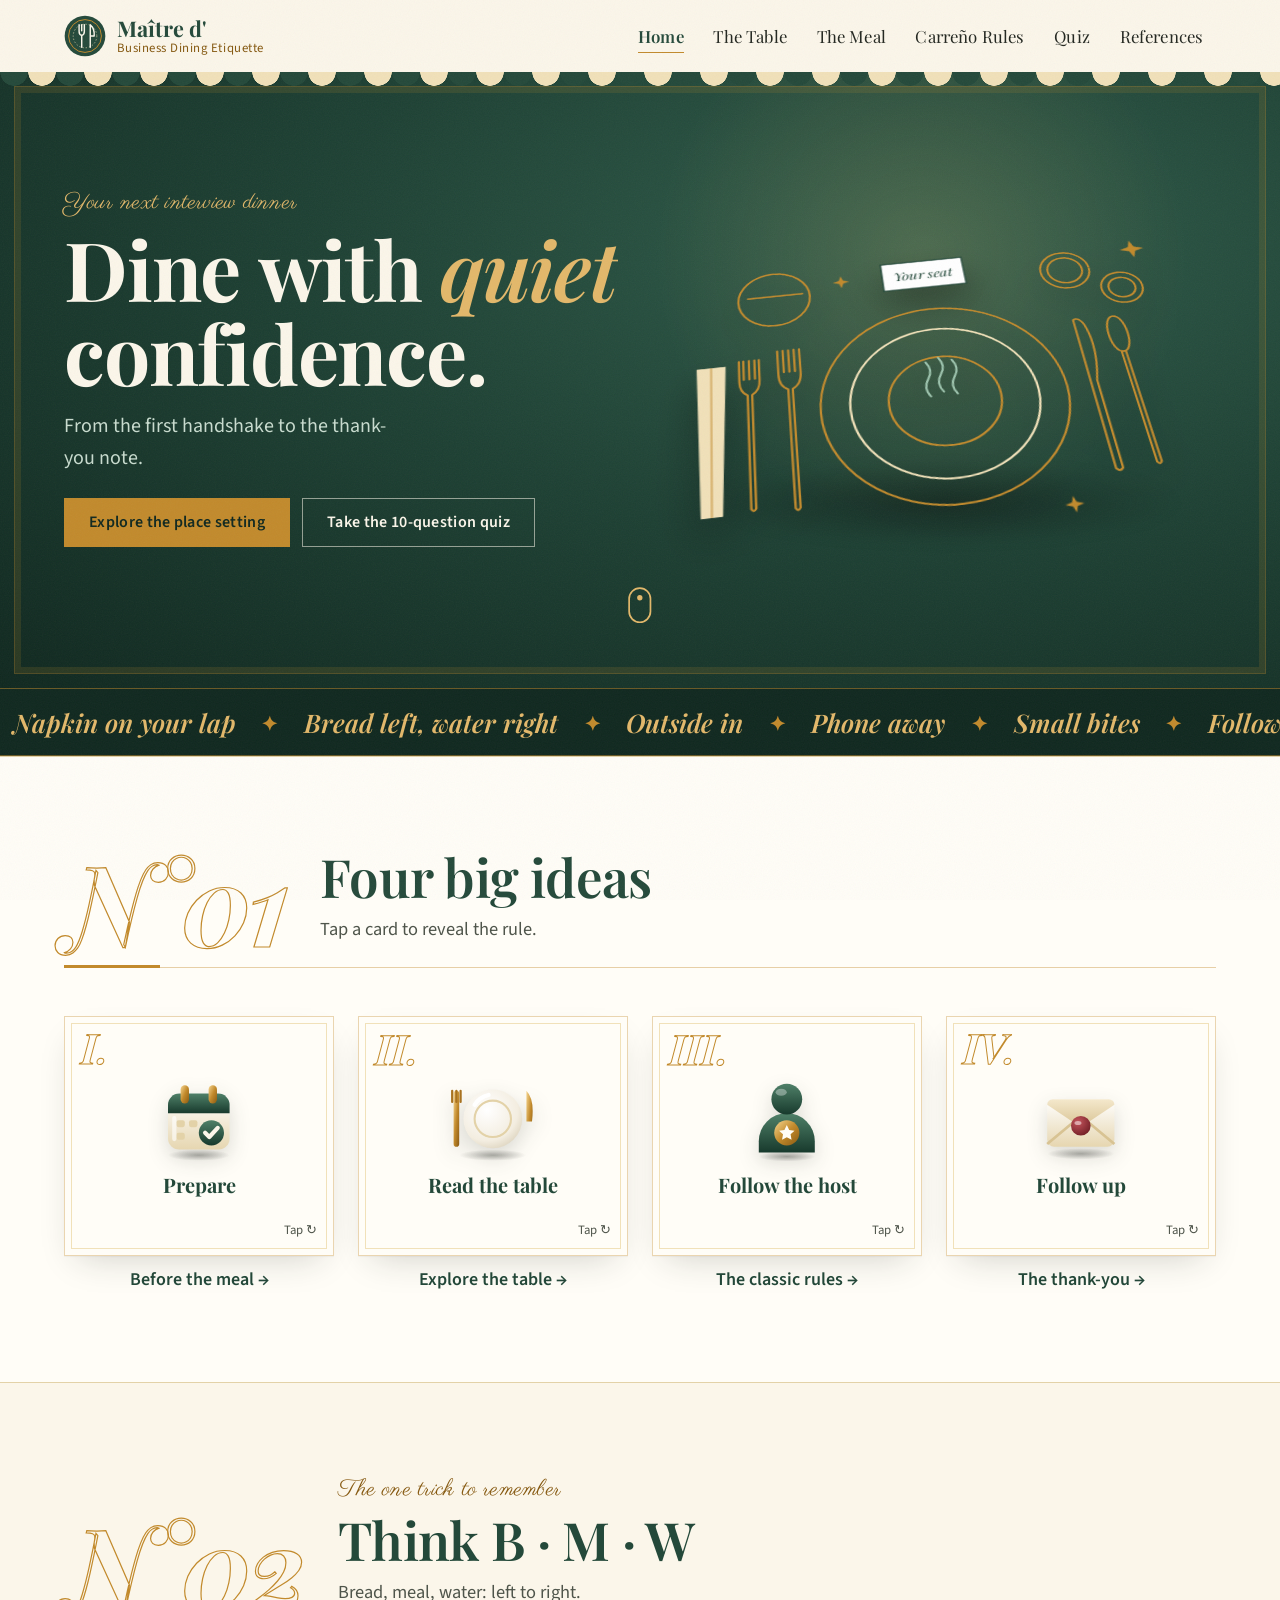
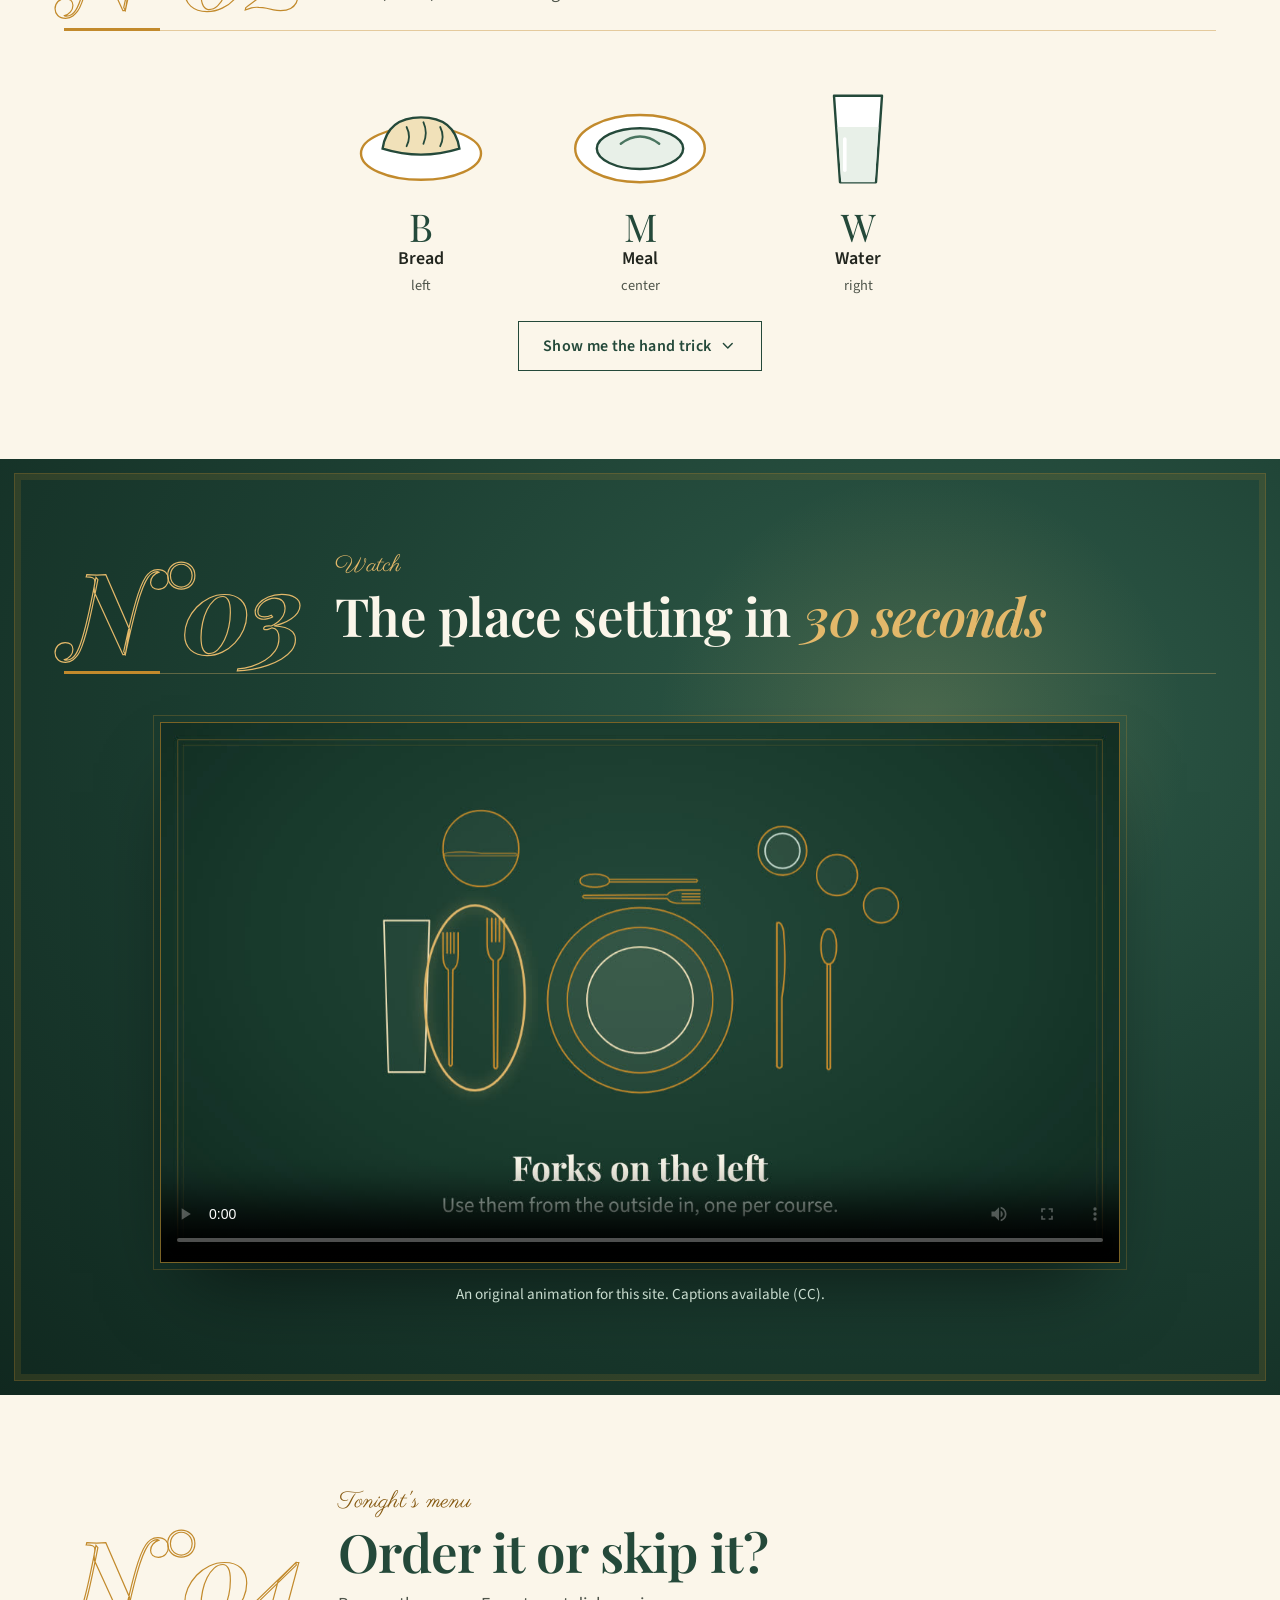
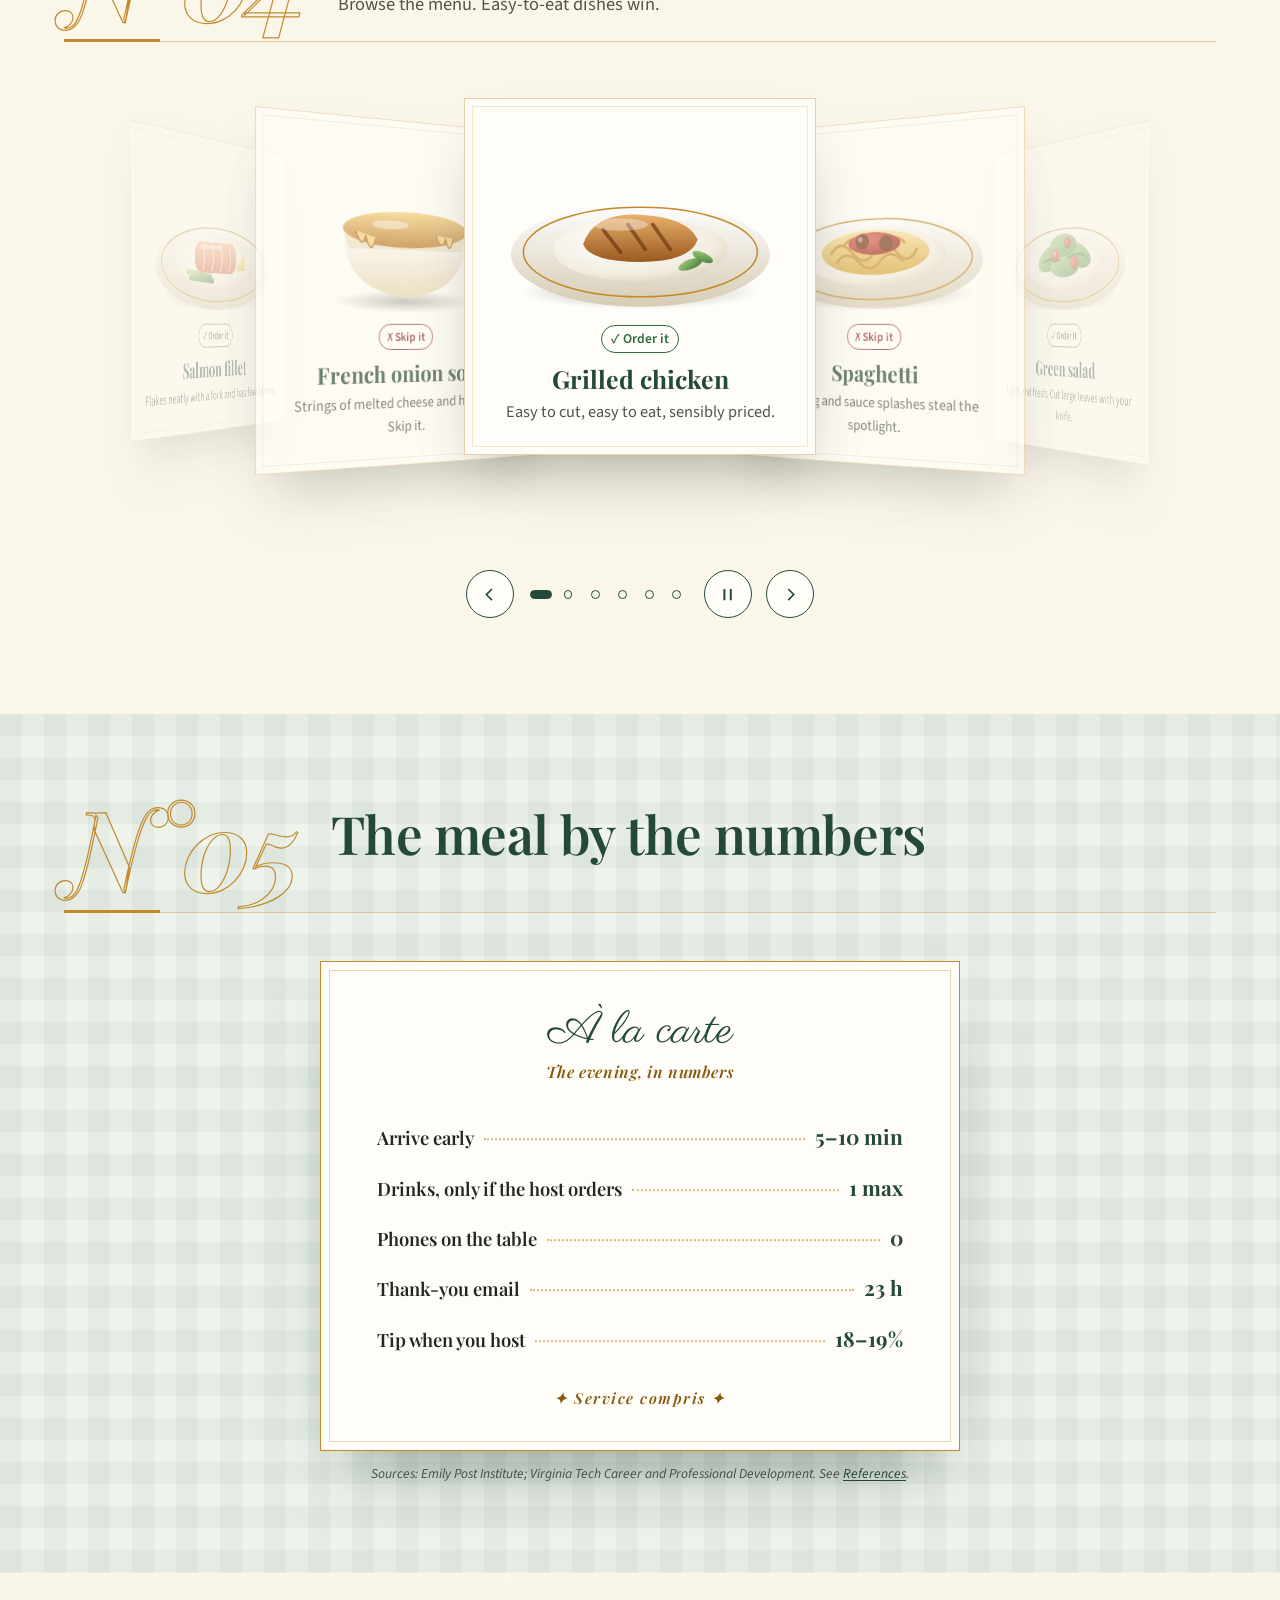
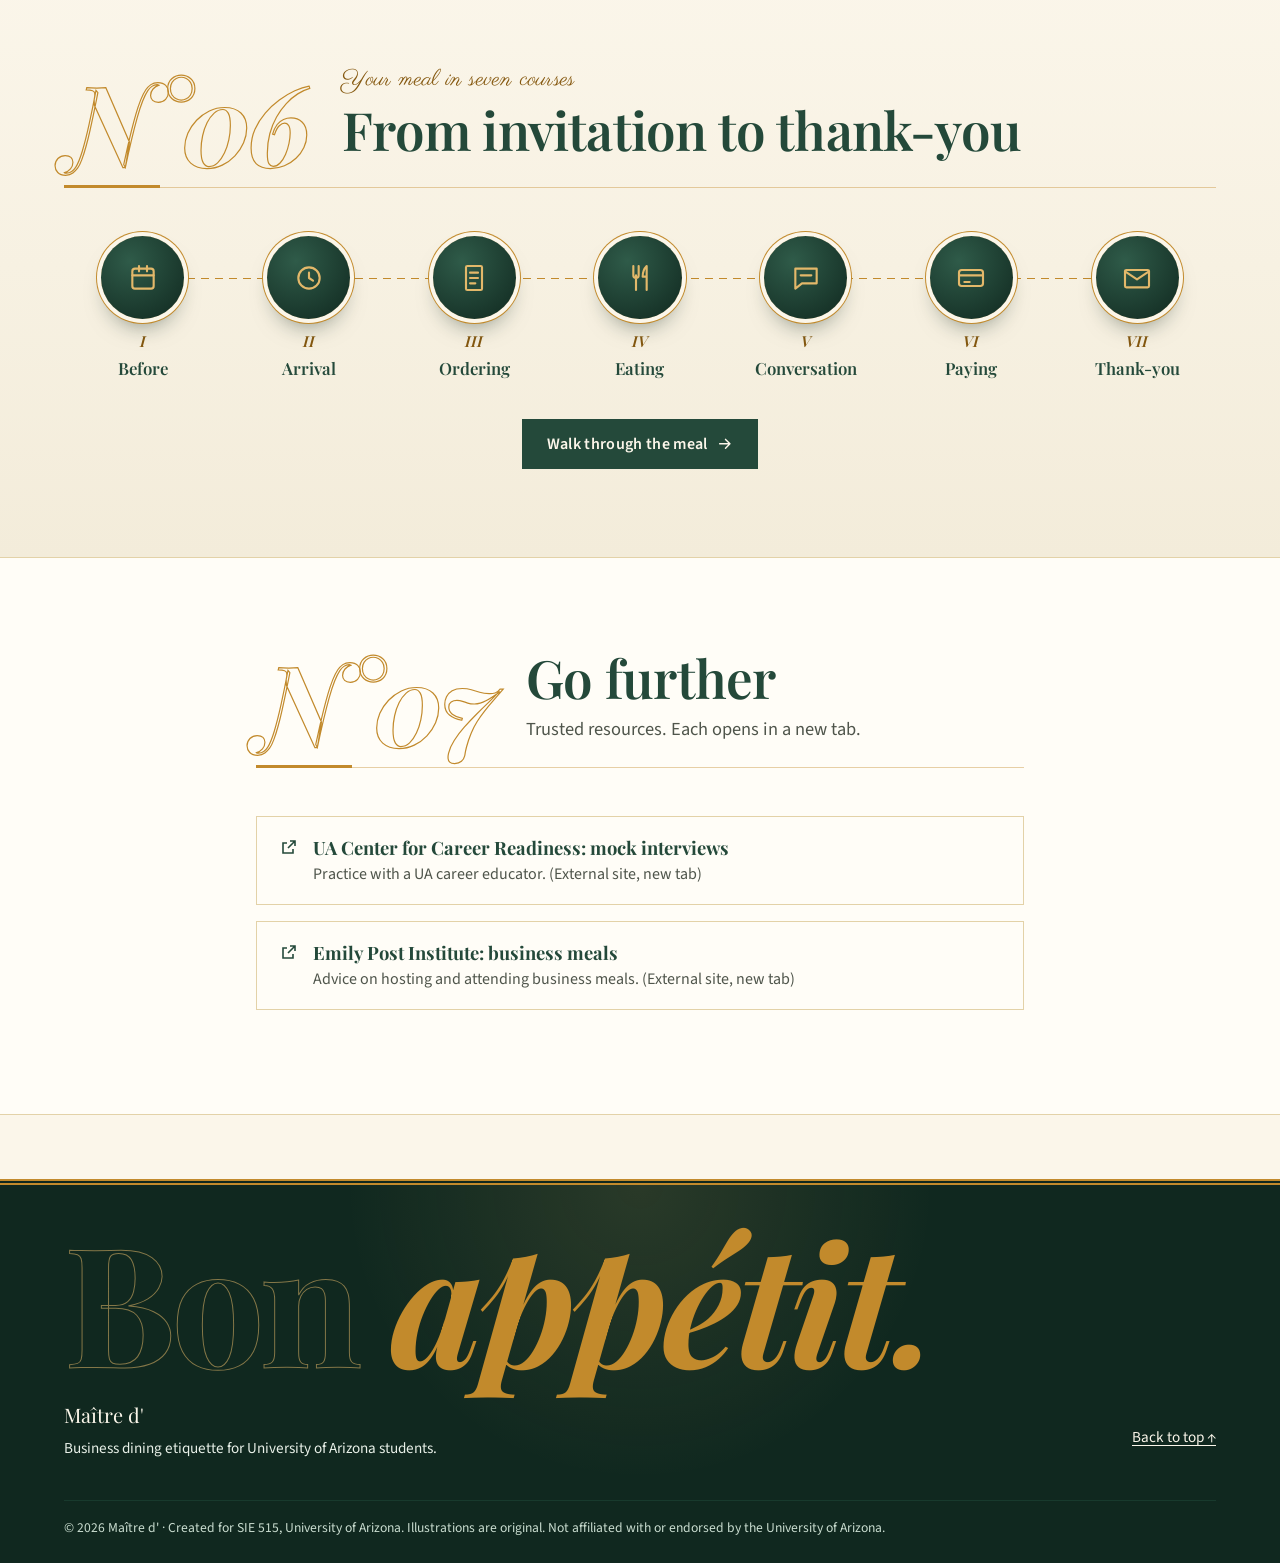
<file: index.html>
<!DOCTYPE html>
<html lang="en" class="no-js">
<head>
<meta charset="utf-8">
<meta name="viewport" content="width=device-width, initial-scale=1">
<title>Business Dining Etiquette for UA Students</title>
<meta name="description" content="Learn business dining etiquette in minutes: the place setting, what to do before, during and after the meal, and a self-scoring quiz.">
<link rel="icon" href="assets/img/favicon.svg" type="image/svg+xml">
<link rel="preconnect" href="https://fonts.googleapis.com">
<link rel="preconnect" href="https://fonts.gstatic.com" crossorigin>
<link href="https://fonts.googleapis.com/css2?family=Playfair+Display:ital,wght@0,600;0,700;1,600&amp;family=Parisienne&amp;family=Source+Sans+3:wght@400;600;700&amp;display=swap" rel="stylesheet">
<link rel="stylesheet" href="assets/css/style.css">
<script src="assets/js/main.js" defer></script>
</head>
<body id="top">
<a class="skip-link" href="#main">Skip to main content</a>

<header class="site-header">
  <div class="wrap header-inner">
    <a class="brand" href="index.html">
      <img src="assets/img/logo.svg" alt="" width="42" height="42">
      <span class="brand-text">
        <span class="brand-name">Maître d'</span>
        <span class="brand-sub">Business Dining Etiquette</span>
      </span>
      <span class="visually-hidden">(Home)</span>
    </a>
    <button class="nav-toggle" type="button" aria-expanded="false" aria-controls="site-nav">
      <span class="nav-toggle-bars" aria-hidden="true"></span> Menu
    </button>
    <nav class="site-nav" id="site-nav" aria-label="Main">
      <ul>
        <li><a href="index.html" aria-current="page">Home</a></li>
        <li><a href="table.html">The Table</a></li>
        <li><a href="behavior.html">The Meal</a></li>
        <li><a href="carreno.html">Carreño Rules</a></li>
        <li><a href="quiz.html">Quiz</a></li>
        <li><a href="references.html">References</a></li>
      </ul>
    </nav>
  </div>
</header>

<main id="main" tabindex="-1">
<!-- Shared gradients for the 3D-style icons and dishes -->
<svg width="0" height="0" style="position:absolute" aria-hidden="true" focusable="false">
  <defs>
    <linearGradient id="g3-green" x1="0" y1="0" x2="0" y2="1"><stop offset="0" stop-color="#4f8068"/><stop offset="1" stop-color="#183a2d"/></linearGradient>
    <linearGradient id="g3-cream" x1="0" y1="0" x2="0" y2="1"><stop offset="0" stop-color="#ffffff"/><stop offset="1" stop-color="#e6d6b0"/></linearGradient>
    <linearGradient id="g3-cream2" x1="0" y1="0" x2="0" y2="1"><stop offset="0" stop-color="#f4e8cc"/><stop offset="1" stop-color="#d8c393"/></linearGradient>
    <linearGradient id="g3-brass" x1="0" y1="0" x2="1" y2="1"><stop offset="0" stop-color="#f6d690"/><stop offset=".5" stop-color="#c28a2c"/><stop offset="1" stop-color="#8a5a12"/></linearGradient>
    <radialGradient id="g3-plate" cx=".4" cy=".35" r=".75"><stop offset="0" stop-color="#ffffff"/><stop offset=".7" stop-color="#f3ede0"/><stop offset="1" stop-color="#d9cfb8"/></radialGradient>
    <linearGradient id="g3-rim" x1="0" y1="0" x2="0" y2="1"><stop offset="0" stop-color="#ffffff"/><stop offset="1" stop-color="#d6ccb4"/></linearGradient>
    <radialGradient id="g3-wine" cx=".35" cy=".3" r=".8"><stop offset="0" stop-color="#c4545c"/><stop offset="1" stop-color="#6e1d24"/></radialGradient>
    <radialGradient id="g3-shadow" cx=".5" cy=".5" r=".5"><stop offset="0" stop-color="#22261f" stop-opacity=".35"/><stop offset="1" stop-color="#22261f" stop-opacity="0"/></radialGradient>
    <linearGradient id="g3-chicken" x1="0" y1="0" x2="0" y2="1"><stop offset="0" stop-color="#e8b06a"/><stop offset="1" stop-color="#9a5a20"/></linearGradient>
    <linearGradient id="g3-pasta" x1="0" y1="0" x2="0" y2="1"><stop offset="0" stop-color="#f8e19a"/><stop offset="1" stop-color="#d6a640"/></linearGradient>
    <radialGradient id="g3-red" cx=".35" cy=".3" r=".8"><stop offset="0" stop-color="#e2664f"/><stop offset="1" stop-color="#9b2c22"/></radialGradient>
    <linearGradient id="g3-leaf" x1="0" y1="0" x2="1" y2="1"><stop offset="0" stop-color="#a7d17f"/><stop offset="1" stop-color="#3f7a3a"/></linearGradient>
    <linearGradient id="g3-salmon" x1="0" y1="0" x2="0" y2="1"><stop offset="0" stop-color="#f8b08a"/><stop offset="1" stop-color="#d0603e"/></linearGradient>
    <radialGradient id="g3-lemon" cx=".35" cy=".3" r=".8"><stop offset="0" stop-color="#fff3a0"/><stop offset="1" stop-color="#e2b21c"/></radialGradient>
    <linearGradient id="g3-soup" x1="0" y1="0" x2="0" y2="1"><stop offset="0" stop-color="#f3cf7a"/><stop offset="1" stop-color="#b9772a"/></linearGradient>
  </defs>
</svg>

<section class="hero" data-parallax>
<div class="wrap hero-grid">
    <div>
      <span class="kicker">Your next <span class="rotator"><span>recruiter lunch</span><span>interview dinner</span><span>networking banquet</span><span>career-fair dinner</span></span></span>
      <h1>Dine with <em>quiet</em> confidence.</h1>
      <p class="lead">From the first handshake to the thank-you note.</p>
      <div class="btn-row">
        <a class="btn" href="table.html">Explore the place setting</a>
        <a class="btn btn--ghost" href="quiz.html">Take the 10-question quiz</a>
      </div>
    </div>

    <div class="table3d" id="table3d">
    <svg class="hero-art draw" viewBox="0 0 480 340" role="img" aria-labelledby="hero-title hero-desc">
      <title id="hero-title">Line drawing of a formal place setting</title>
      <desc id="hero-desc">Seen from above: a place card, a bread plate at upper left, two forks on the left, a steaming soup bowl on a dinner plate in the center, a knife and spoon on the right, and two glasses at upper right.</desc>
      <g class="layer" data-depth="10">
        <g fill="none" stroke="#c28a2c" stroke-width="2" stroke-linecap="round" stroke-linejoin="round">
          <circle class="stroke" pathLength="1" cx="240" cy="205" r="110"/>
          <circle class="stroke" pathLength="1" cx="240" cy="205" r="84" stroke="#f1e1b9"/>
          <circle class="stroke" pathLength="1" cx="240" cy="205" r="50"/>
        </g>
        <g fill="none" stroke="#9cc3ad" stroke-width="2" stroke-linecap="round" aria-hidden="true">
          <path class="steam" d="M228 200q-6-10 0-20t0-20"/>
          <path class="steam" d="M240 196q-6-10 0-20t0-20"/>
          <path class="steam" d="M252 200q-6-10 0-20t0-20"/>
        </g>
      </g>
      <g class="layer" data-depth="22">
        <g fill="none" stroke="#c28a2c" stroke-width="2" stroke-linecap="round" stroke-linejoin="round">
          <path class="stroke" pathLength="1" d="M95 128V156Q95 170 103 174V300Q105 304 107 300V174Q115 170 115 156V128M100 128V154M105 128V154M110 128V154"/>
          <path class="stroke" pathLength="1" d="M60 136V160Q60 172 67 176V296Q69 300 71 296V176Q78 172 78 160V136M64 136V158M69 136V158M74 136V158"/>
          <path class="stroke" pathLength="1" d="M372 128V298Q375 302 378 298V202Q388 162 381 134Q377 124 372 128Z"/>
          <path class="stroke" pathLength="1" d="M410 128C398 128 398 172 410 172C422 172 422 128 410 128ZM408 172V296Q410 300 412 296V172"/>
        </g>
        <g class="fade">
          <path d="M22 140H48L44 300H26Z" fill="#f1e1b9"/>
          <path d="M35 140V300" stroke="#c28a2c" stroke-width="1"/>
        </g>
      </g>
      <g class="layer" data-depth="36">
        <g class="float-a" fill="none" stroke="#c28a2c" stroke-width="2" stroke-linecap="round">
          <circle class="stroke" pathLength="1" cx="95" cy="62" r="34"/>
          <path class="stroke" pathLength="1" d="M70 58H122"/>
        </g>
        <g class="float-b" fill="none" stroke="#c28a2c" stroke-width="2">
          <circle class="stroke" pathLength="1" cx="378" cy="62" r="24"/>
          <circle class="stroke" pathLength="1" cx="378" cy="62" r="17"/>
          <circle class="stroke" pathLength="1" cx="428" cy="92" r="20"/>
          <circle class="stroke" pathLength="1" cx="428" cy="92" r="13"/>
        </g>
        <g class="fade float-a">
          <rect x="200" y="30" width="80" height="36" fill="#fff" stroke="#24493a" stroke-width="1.5"/>
          <text x="240" y="54" text-anchor="middle" font-family="Playfair Display, Georgia, serif" font-style="italic" font-size="15" fill="#24493a">Your seat</text>
        </g>
        <g fill="#c28a2c" aria-hidden="true">
          <path class="sparkle" d="M450 30l3 9 9 3-9 3-3 9-3-9-9-3 9-3z"/>
          <path class="sparkle" d="M160 40l2 6 6 2-6 2-2 6-2-6-6-2 6-2z"/>
          <path class="sparkle" d="M330 320l2 6 6 2-6 2-2 6-2-6-6-2 6-2z"/>
        </g>
      </g>
    </svg>
    <span class="table3d-cloth" aria-hidden="true"></span>
    </div>
  </div>
  <a class="scroll-cue" href="#ideas-title" aria-label="Scroll to the four big ideas">
    <svg viewBox="0 0 24 36" aria-hidden="true" fill="none" stroke="currentColor" stroke-width="1.6"><rect x="2" y="2" width="20" height="32" rx="10"/><circle class="dot" cx="12" cy="11" r="2.5" fill="currentColor" stroke="none"/></svg>
  </a>
</section>

<div class="marquee" aria-hidden="true"><div class="marquee-track"><div class="marquee-row"><span>Napkin on your lap</span><span class="mq-star">✦</span><span>Bread left, water right</span><span class="mq-star">✦</span><span>Outside in</span><span class="mq-star">✦</span><span>Phone away</span><span class="mq-star">✦</span><span>Small bites</span><span class="mq-star">✦</span><span>Follow the host</span><span class="mq-star">✦</span><span>Thank-you within 24 h</span><span class="mq-star">✦</span><span>Bon appétit</span><span class="mq-star">✦</span></div><div class="marquee-row"><span>Napkin on your lap</span><span class="mq-star">✦</span><span>Bread left, water right</span><span class="mq-star">✦</span><span>Outside in</span><span class="mq-star">✦</span><span>Phone away</span><span class="mq-star">✦</span><span>Small bites</span><span class="mq-star">✦</span><span>Follow the host</span><span class="mq-star">✦</span><span>Thank-you within 24 h</span><span class="mq-star">✦</span><span>Bon appétit</span><span class="mq-star">✦</span></div></div></div>


<section class="section section--paper" aria-labelledby="ideas-title">
  <div class="wrap">
    <div class="section-head center">
      <div class="ornament" aria-hidden="true"><svg viewBox="0 0 24 24"><path d="M12 2l3 10-3 10-3-10z" fill="currentColor"/></svg></div>
      <h2 id="ideas-title">Four big ideas</h2>
      <p>Tap a card to reveal the rule.</p>
    </div>

    <div class="flip-grid reveal-stagger" style="grid-template-columns: repeat(auto-fit, minmax(min(100%, 14rem), 1fr));">
      <div>
        <div class="flip idea"><button class="flip-btn" type="button">
          <span class="flip-face flip-front">
            <svg class="card-icon icon3d" viewBox="0 0 64 64" aria-hidden="true"><ellipse cx="32" cy="58" rx="22" ry="4" fill="url(#g3-shadow)"/><rect x="10" y="14" width="44" height="40" rx="8" fill="url(#g3-cream)"/><path d="M10 22a8 8 0 0 1 8-8h28a8 8 0 0 1 8 8v6H10z" fill="url(#g3-green)"/><rect x="19" y="8" width="6" height="13" rx="3" fill="url(#g3-brass)"/><rect x="39" y="8" width="6" height="13" rx="3" fill="url(#g3-brass)"/><g fill="#e3d2a8"><rect x="16" y="33" width="6" height="5" rx="1.5"/><rect x="25" y="33" width="6" height="5" rx="1.5"/><rect x="16" y="42" width="6" height="5" rx="1.5"/></g><circle cx="41" cy="42" r="9" fill="url(#g3-green)"/><path class="ia-draw" d="M36.5 42l3 3 6-6.5" fill="none" stroke="#fbf6ea" stroke-width="3" stroke-linecap="round" stroke-linejoin="round"/><rect x="13" y="30" width="3" height="18" rx="1.5" fill="#fff" opacity=".6"/></svg>
            <span class="card-num">I.</span><span class="flip-title">Prepare</span>
            <span class="flip-hint">Tap ↻</span>
          </span>
          <span class="flip-face flip-back"><span class="flip-label">I. Prepare</span><span class="flip-text">RSVP, check the dress code, share allergies early, arrive 5–10 minutes ahead.</span></span>
        </button></div>
        <a class="idea-link" href="behavior.html#before">Before the meal →</a>
      </div>
      <div>
        <div class="flip idea"><button class="flip-btn" type="button">
          <span class="flip-face flip-front">
            <svg class="card-icon icon3d" viewBox="0 0 64 64" aria-hidden="true"><ellipse cx="32" cy="58" rx="24" ry="4" fill="url(#g3-shadow)"/><circle cx="32" cy="32" r="21" fill="url(#g3-plate)"/><circle cx="32" cy="32" r="13" fill="none" stroke="#e3d2a8" stroke-width="1.5"/><path d="M19 22a16 16 0 0 1 10-7" stroke="#fff" stroke-width="3" stroke-linecap="round" fill="none"/><g class="ia-wiggle"><rect x="4" y="12" width="4" height="40" rx="2" fill="url(#g3-brass)"/><path d="M3 12v8M6 12v8M9 12v8" stroke="#a87220" stroke-width="1.6" stroke-linecap="round"/></g><g class="ia-wiggle" style="animation-delay:.6s"><path d="M56 52V12q6 6 4 22h-4z" fill="url(#g3-brass)"/></g></svg>
            <span class="card-num">II.</span><span class="flip-title">Read the table</span>
            <span class="flip-hint">Tap ↻</span>
          </span>
          <span class="flip-face flip-back"><span class="flip-label">II. Read the table</span><span class="flip-text">Bread left, drinks right. Utensils from the outside in.</span></span>
        </button></div>
        <a class="idea-link" href="table.html">Explore the table →</a>
      </div>
      <div>
        <div class="flip idea"><button class="flip-btn" type="button">
          <span class="flip-face flip-front">
            <svg class="card-icon icon3d" viewBox="0 0 64 64" aria-hidden="true"><ellipse cx="32" cy="59" rx="20" ry="3.5" fill="url(#g3-shadow)"/><path d="M12 56v-8a20 20 0 0 1 40 0v8z" fill="url(#g3-green)"/><circle cx="32" cy="18" r="11" fill="url(#g3-green)"/><ellipse cx="28" cy="13" rx="4" ry="2.5" fill="#fff" opacity=".35"/><g class="ia-pulse"><circle cx="32" cy="42" r="9" fill="url(#g3-brass)"/><path d="M32 36.5l1.7 3.5 3.8.5-2.8 2.6.7 3.8-3.4-1.8-3.4 1.8.7-3.8-2.8-2.6 3.8-.5z" fill="#fffdf7"/></g></svg>
            <span class="card-num">III.</span><span class="flip-title">Follow the host</span>
            <span class="flip-hint">Tap ↻</span>
          </span>
          <span class="flip-face flip-back"><span class="flip-label">III. Follow the host</span><span class="flip-text">Sit, order, start eating, talk business and leave when your host does.</span></span>
        </button></div>
        <a class="idea-link" href="carreno.html">The classic rules →</a>
      </div>
      <div>
        <div class="flip idea"><button class="flip-btn" type="button">
          <span class="flip-face flip-front">
            <svg class="card-icon icon3d" viewBox="0 0 64 64" aria-hidden="true"><ellipse cx="32" cy="57" rx="24" ry="4" fill="url(#g3-shadow)"/><rect x="8" y="18" width="48" height="34" rx="5" fill="url(#g3-cream)"/><path d="M8 50l18-15M56 50L38 35" stroke="#d8c393" stroke-width="2"/><path class="ia-flap" d="M8 22a4 4 0 0 1 4-4h40a4 4 0 0 1 4 4L32 38z" fill="url(#g3-cream2)"/><circle cx="32" cy="37" r="7" fill="url(#g3-wine)"/><ellipse cx="30" cy="35" rx="2.5" ry="1.5" fill="#fff" opacity=".5"/></svg>
            <span class="card-num">IV.</span><span class="flip-title">Follow up</span>
            <span class="flip-hint">Tap ↻</span>
          </span>
          <span class="flip-face flip-back"><span class="flip-label">IV. Follow up</span><span class="flip-text">Thank your host at the table, then by email within 24 hours.</span></span>
        </button></div>
        <a class="idea-link" href="behavior.html#thanks">The thank-you →</a>
      </div>
    </div>
  </div>
</section>

<section class="section" aria-labelledby="bmw-title">
  <div class="wrap">
    <div class="section-head center">
      <span class="kicker">The one trick to remember</span>
      <h2 id="bmw-title">Think B · M · W</h2>
      <p>Bread, meal, water: left to right.</p>
    </div>
    <div class="bmw bmw-stage" id="bmw-stage">
      <div class="bmw-item">
        <svg viewBox="0 0 120 100" role="img" aria-label="Bread roll on a small plate">
          <ellipse cx="60" cy="62" rx="50" ry="22" fill="#fff" stroke="#c28a2c" stroke-width="2"/>
          <path d="M28 58q4-26 32-26t32 26q-32 10-64 0z" fill="#f1e1b9" stroke="#24493a" stroke-width="2"/>
          <path d="M48 40q4 8 0 16M62 36q4 9 0 18M76 40q4 8 0 16" fill="none" stroke="#24493a" stroke-width="1.5" stroke-linecap="round"/>
        </svg>
        <span class="bmw-letter">B</span><span class="bmw-word">Bread</span><span class="bmw-side">left</span>
      </div>
      <div class="bmw-item">
        <svg viewBox="0 0 120 100" role="img" aria-label="Dinner plate in the center">
          <ellipse cx="60" cy="58" rx="54" ry="28" fill="#fff" stroke="#c28a2c" stroke-width="2"/>
          <ellipse cx="60" cy="58" rx="36" ry="17" fill="#e8f0e8" stroke="#24493a" stroke-width="2"/>
          <path d="M44 54q16-12 32 0" fill="none" stroke="#4a7560" stroke-width="2" stroke-linecap="round"/>
        </svg>
        <span class="bmw-letter">M</span><span class="bmw-word">Meal</span><span class="bmw-side">center</span>
      </div>
      <div class="bmw-item">
        <svg viewBox="0 0 120 100" role="img" aria-label="Water glass">
          <path d="M40 14h40l-5 72H45z" fill="#fff" stroke="#24493a" stroke-width="2" stroke-linejoin="round"/>
          <path d="M43 40h34l-3 46H46z" fill="#e8f0e8"/>
          <path d="M49 50v26" stroke="#fff" stroke-width="3" stroke-linecap="round"/>
        </svg>
        <span class="bmw-letter">W</span><span class="bmw-word">Water</span><span class="bmw-side">right</span>
      </div>
    </div>

    <div class="center" style="margin-top: var(--space-3);">
      <button class="btn btn--ghost" type="button" id="hands-btn" aria-pressed="false" aria-controls="hands"><span class="hb-text">Show me the hand trick</span><svg class="hb-arrow" viewBox="0 0 24 24" aria-hidden="true"><path d="M6 9l6 6 6-6" fill="none" stroke="currentColor" stroke-width="2" stroke-linecap="round" stroke-linejoin="round"/></svg></button>
    </div>
    <div class="hands" id="hands" hidden>
      <div class="hand">
        <svg viewBox="0 0 100 100" role="img" aria-label="Left hand: thumb and index finger touch in a circle, other fingers point up, forming a lowercase b">
          <g fill="none" stroke="#24493a" stroke-width="5" stroke-linecap="round">
            <path class="h-stroke" pathLength="1" d="M30 88V14"/>
            <path class="h-stroke" pathLength="1" d="M30 60a20 20 0 1 1 0 26"/>
          </g>
          <text class="h-letter" x="78" y="30" font-family="Playfair Display, Georgia, serif" font-size="30" font-weight="700" fill="#c28a2c" text-anchor="middle">b</text>
        </svg>
        <span class="hand-label">Left hand = b (bread)</span>
      </div>
      <div class="hand">
        <svg viewBox="0 0 100 100" role="img" aria-label="Right hand: thumb and index finger touch in a circle, other fingers point up, forming a lowercase d">
          <g fill="none" stroke="#24493a" stroke-width="5" stroke-linecap="round">
            <path class="h-stroke" pathLength="1" d="M70 88V14"/>
            <path class="h-stroke" pathLength="1" d="M70 60a20 20 0 1 0 0 26"/>
          </g>
          <text class="h-letter" x="22" y="30" font-family="Playfair Display, Georgia, serif" font-size="30" font-weight="700" fill="#c28a2c" text-anchor="middle">d</text>
        </svg>
        <span class="hand-label">Right hand = d (drink)</span>
      </div>
    </div>
  </div>
</section>

<section class="section section--dark" aria-labelledby="video-title">
  <div class="wrap">
    <div class="section-head center">
      <span class="kicker">Watch</span>
      <h2 id="video-title">The place setting in <em>30 seconds</em></h2>
    </div>
    <figure class="video-frame reveal">
      <video controls preload="metadata" playsinline poster="assets/img/video-poster.jpg" width="1280" height="720">
        <source src="assets/video/place-setting.mp4" type="video/mp4">
        <track kind="captions" src="assets/video/place-setting.vtt" srclang="en" label="English" default>
        Your browser can't play this video. <a href="assets/video/place-setting.mp4">Download the video (MP4)</a>.
      </video>
      <figcaption>An original animation for this site. Captions available (CC).</figcaption>
    </figure>
  </div>
</section>

<section class="section" aria-labelledby="menu-title">
  <div class="wrap">
    <div class="section-head center">
      <span class="kicker">Tonight's menu</span>
      <h2 id="menu-title">Order it or skip it?</h2>
      <p>Browse the menu. Easy-to-eat dishes win.</p>
    </div>
    <div class="carousel" id="carousel" aria-roledescription="carousel" aria-label="Dishes to order or skip">
      <div class="car-stage" id="car-stage" tabindex="0" aria-label="Use the left and right arrow keys to browse dishes">
        <article class="car-slide" role="group" aria-roledescription="slide" aria-label="1 of 6: Grilled chicken">
          <svg class="dish3d" viewBox="0 0 240 160" aria-hidden="true"><ellipse cx="120" cy="134" rx="96" ry="14" fill="url(#g3-shadow)"/><ellipse cx="120" cy="104" rx="104" ry="42" fill="url(#g3-rim)"/><ellipse cx="120" cy="102" rx="94" ry="36" fill="none" stroke="#c28a2c" stroke-width="1.2"/><ellipse cx="120" cy="100" rx="70" ry="26" fill="url(#g3-plate)"/><path d="M74 96q8-26 46-24t46 20q-6 18-46 18t-46-14z" fill="url(#g3-chicken)"/><path d="M90 84l14 18M110 80l14 20M130 80l14 20" stroke="#6e3a12" stroke-width="3" stroke-linecap="round" opacity=".7"/><ellipse cx="104" cy="80" rx="22" ry="5" fill="#fff" opacity=".35"/><g fill="url(#g3-leaf)"><ellipse cx="160" cy="112" rx="10" ry="4" transform="rotate(-20 160 112)"/><ellipse cx="170" cy="106" rx="9" ry="3.5" transform="rotate(25 170 106)"/></g></svg>
          <span class="badge badge--do">✓ Order it</span>
          <h3>Grilled chicken</h3>
          <p>Easy to cut, easy to eat, sensibly priced.</p>
        </article>
        <article class="car-slide" role="group" aria-roledescription="slide" aria-label="2 of 6: Spaghetti">
          <svg class="dish3d" viewBox="0 0 240 160" aria-hidden="true"><ellipse cx="120" cy="134" rx="96" ry="14" fill="url(#g3-shadow)"/><ellipse cx="120" cy="104" rx="104" ry="42" fill="url(#g3-rim)"/><ellipse cx="120" cy="102" rx="94" ry="36" fill="none" stroke="#c28a2c" stroke-width="1.2"/><ellipse cx="120" cy="100" rx="70" ry="26" fill="url(#g3-plate)"/><ellipse cx="120" cy="96" rx="54" ry="20" fill="url(#g3-pasta)"/><g fill="none" stroke="#c99332" stroke-width="2.4" stroke-linecap="round"><path d="M76 96q10-14 22 0t22 0 22 0 20-2"/><path d="M82 104q10-12 22 0t22 0 22 0"/><path d="M90 88q10-10 20 0t20 0 20 0"/></g><ellipse cx="120" cy="88" rx="26" ry="10" fill="url(#g3-red)"/><circle cx="108" cy="86" r="7" fill="#7a3a1c"/><circle cx="132" cy="88" r="7" fill="#7a3a1c"/><circle cx="106" cy="84" r="2.5" fill="#fff" opacity=".4"/></svg>
          <span class="badge badge--dont">✗ Skip it</span>
          <h3>Spaghetti</h3>
          <p>Twirling and sauce splashes steal the spotlight.</p>
        </article>
        <article class="car-slide" role="group" aria-roledescription="slide" aria-label="3 of 6: Green salad">
          <svg class="dish3d" viewBox="0 0 240 160" aria-hidden="true"><ellipse cx="120" cy="134" rx="96" ry="14" fill="url(#g3-shadow)"/><ellipse cx="120" cy="104" rx="104" ry="42" fill="url(#g3-rim)"/><ellipse cx="120" cy="102" rx="94" ry="36" fill="none" stroke="#c28a2c" stroke-width="1.2"/><ellipse cx="120" cy="100" rx="70" ry="26" fill="url(#g3-plate)"/><g fill="url(#g3-leaf)"><ellipse cx="96" cy="94" rx="26" ry="12" transform="rotate(-18 96 94)"/><ellipse cx="140" cy="92" rx="28" ry="12" transform="rotate(16 140 92)"/><ellipse cx="118" cy="82" rx="24" ry="11"/><ellipse cx="120" cy="104" rx="26" ry="10"/></g><path d="M80 98q20-6 34 0M126 96q18-8 34 0" stroke="#2f5e2b" stroke-width="1.5" fill="none"/><circle cx="104" cy="92" r="7" fill="url(#g3-red)"/><circle cx="138" cy="100" r="7" fill="url(#g3-red)"/><circle cx="126" cy="80" r="6" fill="url(#g3-red)"/><circle cx="102" cy="90" r="2" fill="#fff" opacity=".6"/></svg>
          <span class="badge badge--do">✓ Order it</span>
          <h3>Green salad</h3>
          <p>Light and fresh. Cut large leaves with your knife.</p>
        </article>
        <article class="car-slide" role="group" aria-roledescription="slide" aria-label="4 of 6: Whole lobster">
          <svg class="dish3d" viewBox="0 0 240 160" aria-hidden="true"><ellipse cx="120" cy="134" rx="96" ry="14" fill="url(#g3-shadow)"/><ellipse cx="120" cy="104" rx="104" ry="42" fill="url(#g3-rim)"/><ellipse cx="120" cy="102" rx="94" ry="36" fill="none" stroke="#c28a2c" stroke-width="1.2"/><ellipse cx="120" cy="100" rx="70" ry="26" fill="url(#g3-plate)"/><g fill="url(#g3-red)"><ellipse cx="120" cy="96" rx="40" ry="14"/><ellipse cx="74" cy="84" rx="16" ry="9" transform="rotate(-25 74 84)"/><ellipse cx="166" cy="84" rx="16" ry="9" transform="rotate(25 166 84)"/></g><path d="M80 96h80M92 90v12M108 88v16M124 88v16M140 90v12" stroke="#7a1f16" stroke-width="2" opacity=".6"/><path d="M86 92l-14-6M154 92l14-6" stroke="#9b2c22" stroke-width="3" stroke-linecap="round"/><ellipse cx="110" cy="88" rx="16" ry="3.5" fill="#fff" opacity=".4"/></svg>
          <span class="badge badge--dont">✗ Skip it</span>
          <h3>Whole lobster</h3>
          <p>Shells, tools and bibs. Save it for vacation.</p>
        </article>
        <article class="car-slide" role="group" aria-roledescription="slide" aria-label="5 of 6: Salmon fillet">
          <svg class="dish3d" viewBox="0 0 240 160" aria-hidden="true"><ellipse cx="120" cy="134" rx="96" ry="14" fill="url(#g3-shadow)"/><ellipse cx="120" cy="104" rx="104" ry="42" fill="url(#g3-rim)"/><ellipse cx="120" cy="102" rx="94" ry="36" fill="none" stroke="#c28a2c" stroke-width="1.2"/><ellipse cx="120" cy="100" rx="70" ry="26" fill="url(#g3-plate)"/><rect x="82" y="80" width="76" height="30" rx="12" fill="url(#g3-salmon)"/><path d="M96 82q6 14 0 26M112 82q6 14 0 26M128 82q6 14 0 26M144 82q6 14 0 26" stroke="#fff" stroke-width="2" opacity=".6" fill="none"/><path d="M160 106a14 14 0 0 1 14-14v14z" fill="url(#g3-lemon)"/><g stroke="url(#g3-leaf)" stroke-width="5" stroke-linecap="round"><path d="M70 110l40 4M74 116l40 2"/></g><rect x="90" y="83" width="40" height="4" rx="2" fill="#fff" opacity=".45"/></svg>
          <span class="badge badge--do">✓ Order it</span>
          <h3>Salmon fillet</h3>
          <p>Flakes neatly with a fork and has few bones.</p>
        </article>
        <article class="car-slide" role="group" aria-roledescription="slide" aria-label="6 of 6: French onion soup">
          <svg class="dish3d" viewBox="0 0 240 160" aria-hidden="true"><ellipse cx="120" cy="140" rx="70" ry="10" fill="url(#g3-shadow)"/><path d="M58 76h124q0 56-62 60q-62-4-62-60z" fill="url(#g3-cream)"/><path d="M58 76h124q-2 10-6 18H64q-4-8-6-18z" fill="#e6d6b0" opacity=".6"/><ellipse cx="120" cy="76" rx="62" ry="16" fill="url(#g3-soup)"/><path d="M70 78q6 18 10 4q4 20 10 2M150 80q6 16 10 2q4 18 8 0" fill="#f3cf7a" stroke="#b9772a" stroke-width="1.5"/><ellipse cx="104" cy="72" rx="18" ry="4" fill="#fff" opacity=".45"/><path d="M180 82q14 0 14 12t-14 12" fill="none" stroke="#d8c393" stroke-width="5"/></svg>
          <span class="badge badge--dont">✗ Skip it</span>
          <h3>French onion soup</h3>
          <p>Strings of melted cheese and hot drips. Skip it.</p>
        </article>
      </div>
      <div class="car-controls">
        <button class="car-btn" type="button" id="car-prev" aria-label="Previous dish"><svg viewBox="0 0 24 24" aria-hidden="true"><path d="M15 5l-7 7 7 7" fill="none" stroke="currentColor" stroke-width="2"/></svg></button>
        <div class="car-dots" id="car-dots"></div>
        <button class="car-btn" type="button" id="car-pause" aria-label="Pause automatic rotation"><svg viewBox="0 0 24 24" aria-hidden="true"><path class="ic-pause" d="M8 5v14M16 5v14" stroke="currentColor" stroke-width="2.5"/><path class="ic-play" d="M8 5l11 7-11 7z" fill="currentColor"/></svg></button>
        <button class="car-btn" type="button" id="car-next" aria-label="Next dish"><svg viewBox="0 0 24 24" aria-hidden="true"><path d="M9 5l7 7-7 7" fill="none" stroke="currentColor" stroke-width="2"/></svg></button>
      </div>
      <p class="visually-hidden" id="car-live" aria-live="polite"></p>
    </div>
  </div>
</section>

<section class="section section--tint" aria-labelledby="numbers-title">
  <div class="wrap">
    <div class="section-head center">
      <h2 id="numbers-title">The meal by the numbers</h2>
    </div>
    <div class="carte tilt reveal">
      <p class="carte-title">À la carte</p>
      <p class="carte-sub">The evening, in numbers</p>
      <ul class="carte-list">
          <li><span class="carte-item">Arrive early</span><span class="carte-dots" aria-hidden="true"></span><span class="carte-val"><span data-count="10" data-before="5–">5–10</span> min</span></li>
          <li><span class="carte-item">Drinks, only if the host orders</span><span class="carte-dots" aria-hidden="true"></span><span class="carte-val"><span data-count="1">1</span> max</span></li>
          <li><span class="carte-item">Phones on the table</span><span class="carte-dots" aria-hidden="true"></span><span class="carte-val">0</span></li>
          <li><span class="carte-item">Thank-you email</span><span class="carte-dots" aria-hidden="true"></span><span class="carte-val"><span data-count="24">24</span> h</span></li>
          <li><span class="carte-item">Tip when you host</span><span class="carte-dots" aria-hidden="true"></span><span class="carte-val"><span data-count="20" data-before="18–">18–20</span>%</span></li>
      </ul>
      <p class="carte-foot">✦ Service compris ✦</p>
    </div>
    <span class="source center">Sources: Emily Post Institute; Virginia Tech Career and Professional Development. See <a href="references.html">References</a>.</span>
  </div>
</section>

<section class="section section--courses" aria-labelledby="courses-title">
  <div class="wrap">
    <div class="section-head center">
      <span class="kicker">Your meal in seven courses</span>
      <h2 id="courses-title">From invitation to thank-you</h2>
    </div>
    <ol class="courses reveal-stagger">
        <li><a class="course" href="behavior.html#before"><span class="course-medal"><svg viewBox="0 0 24 24" aria-hidden="true" fill="none" stroke="currentColor" stroke-width="1.6" stroke-linecap="round" stroke-linejoin="round"><rect x="4" y="5" width="16" height="15" rx="2"/><path d="M4 10h16M9 3v4M15 3v4"/></svg></span><span class="course-num">I</span><span class="course-name">Before</span></a></li>
        <li><a class="course" href="behavior.html#arrival"><span class="course-medal"><svg viewBox="0 0 24 24" aria-hidden="true" fill="none" stroke="currentColor" stroke-width="1.6" stroke-linecap="round" stroke-linejoin="round"><circle cx="12" cy="12" r="8"/><path d="M12 8v4l3 2"/></svg></span><span class="course-num">II</span><span class="course-name">Arrival</span></a></li>
        <li><a class="course" href="behavior.html#ordering"><span class="course-medal"><svg viewBox="0 0 24 24" aria-hidden="true" fill="none" stroke="currentColor" stroke-width="1.6" stroke-linecap="round" stroke-linejoin="round"><rect x="6" y="3" width="12" height="18" rx="1"/><path d="M9 8h6M9 12h6M9 16h4"/></svg></span><span class="course-num">III</span><span class="course-name">Ordering</span></a></li>
        <li><a class="course" href="behavior.html#eating"><span class="course-medal"><svg viewBox="0 0 24 24" aria-hidden="true" fill="none" stroke="currentColor" stroke-width="1.6" stroke-linecap="round" stroke-linejoin="round"><path d="M7 3v7a2 2 0 0 0 4 0V3M9 10v11M17 21V3c-2 2-3 5-3 8h3"/></svg></span><span class="course-num">IV</span><span class="course-name">Eating</span></a></li>
        <li><a class="course" href="behavior.html#conversation"><span class="course-medal"><svg viewBox="0 0 24 24" aria-hidden="true" fill="none" stroke="currentColor" stroke-width="1.6" stroke-linecap="round" stroke-linejoin="round"><path d="M4 5h16v11H9l-5 4z"/><path d="M8 10h8"/></svg></span><span class="course-num">V</span><span class="course-name">Conversation</span></a></li>
        <li><a class="course" href="behavior.html#paying"><span class="course-medal"><svg viewBox="0 0 24 24" aria-hidden="true" fill="none" stroke="currentColor" stroke-width="1.6" stroke-linecap="round" stroke-linejoin="round"><rect x="3" y="6" width="18" height="12" rx="2"/><path d="M3 10h18M7 15h4"/></svg></span><span class="course-num">VI</span><span class="course-name">Paying</span></a></li>
        <li><a class="course" href="behavior.html#thanks"><span class="course-medal"><svg viewBox="0 0 24 24" aria-hidden="true" fill="none" stroke="currentColor" stroke-width="1.6" stroke-linecap="round" stroke-linejoin="round"><rect x="3" y="6" width="18" height="13" rx="1"/><path d="M3 7l9 6 9-6"/></svg></span><span class="course-num">VII</span><span class="course-name">Thank-you</span></a></li>
    </ol>
    <div class="btn-row" style="justify-content:center; margin-top: var(--space-4);">
      <a class="btn" href="behavior.html">Walk through the meal <svg class="btn-arrow" viewBox="0 0 24 24" aria-hidden="true"><path d="M5 12h14M13 6l6 6-6 6" fill="none" stroke="currentColor" stroke-width="2" stroke-linecap="round" stroke-linejoin="round"/></svg></a>
    </div>
  </div>
</section>

<section class="section section--paper" aria-labelledby="more-title">
  <div class="wrap narrow">
    <div class="section-head center">
      <h2 id="more-title">Go further</h2>
      <p>Trusted resources. Each opens in a new tab.</p>
    </div>
    <ul class="ext-list">
      <li>
        <a class="ext-link tilt" href="https://career.arizona.edu/resources/schedule-a-mock-interview-or-interview-prep-appointment/" target="_blank" rel="noopener" style="position:relative">
          <svg class="ext-icon" viewBox="0 0 16 16" aria-hidden="true" fill="none" stroke="currentColor" stroke-width="1.6"><path d="M9 2h5v5M14 2L7 9M12 10v4H2V4h4"/></svg>
          <span><strong>UA Center for Career Readiness: mock interviews</strong><span>Practice with a UA career educator. (External site, new tab)</span></span>
        </a>
      </li>
      <li>
        <a class="ext-link tilt" href="https://emilypost.com/advice/business-meals" target="_blank" rel="noopener" style="position:relative">
          <svg class="ext-icon" viewBox="0 0 16 16" aria-hidden="true" fill="none" stroke="currentColor" stroke-width="1.6"><path d="M9 2h5v5M14 2L7 9M12 10v4H2V4h4"/></svg>
          <span><strong>Emily Post Institute: business meals</strong><span>Advice on hosting and attending business meals. (External site, new tab)</span></span>
        </a>
      </li>
    </ul>
  </div>
</section>
</main>

<footer class="site-footer">
  <div class="wrap">
    <p class="footer-mega" aria-hidden="true">Bon <em>appétit.</em></p>
    <div class="footer-grid">
      <div>
        <p class="footer-brand">Maître d'</p>
        <p>Business dining etiquette for University of Arizona students.</p>
      </div>
      <a class="to-top" href="#top">Back to top ↑</a>
    </div>
    <p class="footer-small">© <span data-year>2026</span> Maître d' · Created for SIE 515, University of Arizona. Illustrations are original. Not affiliated with or endorsed by the University of Arizona.</p>
  </div>
</footer>
<script src="assets/js/home.js" defer></script>
</body>
</html>
</file>
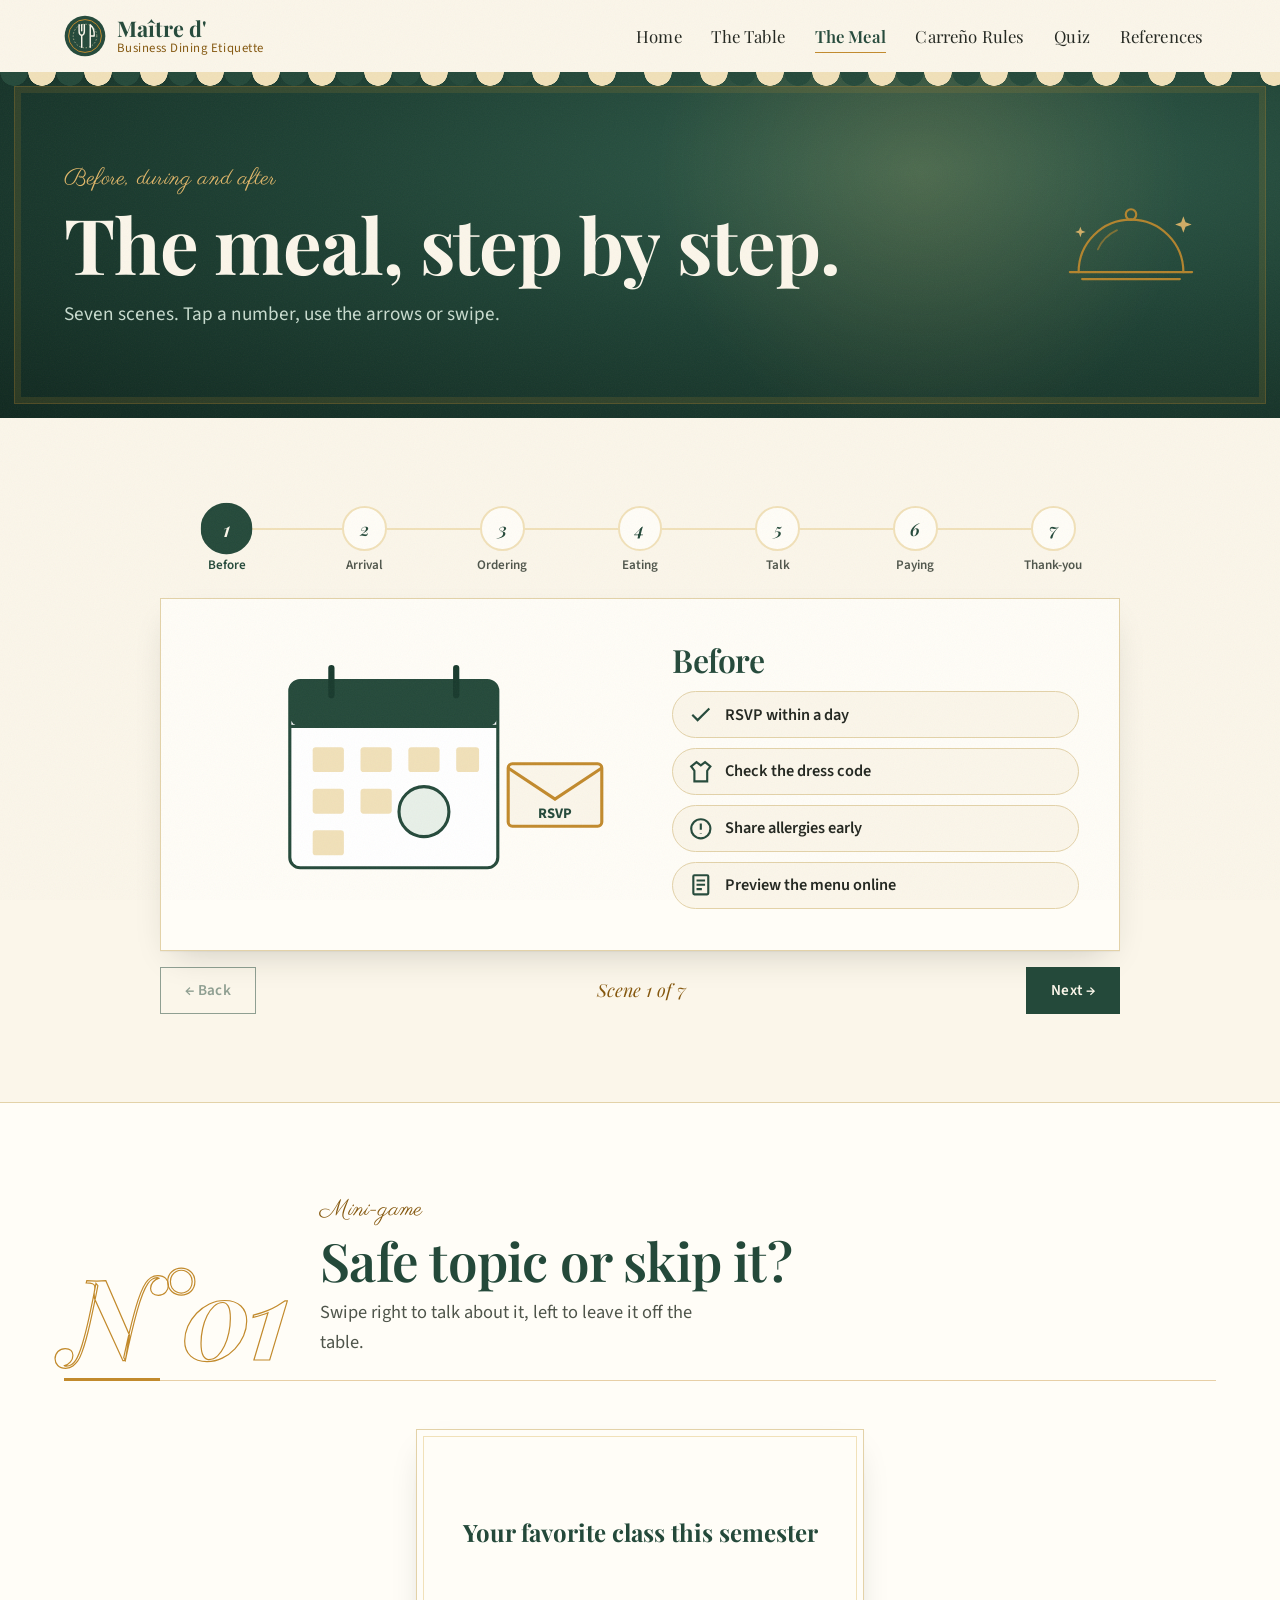
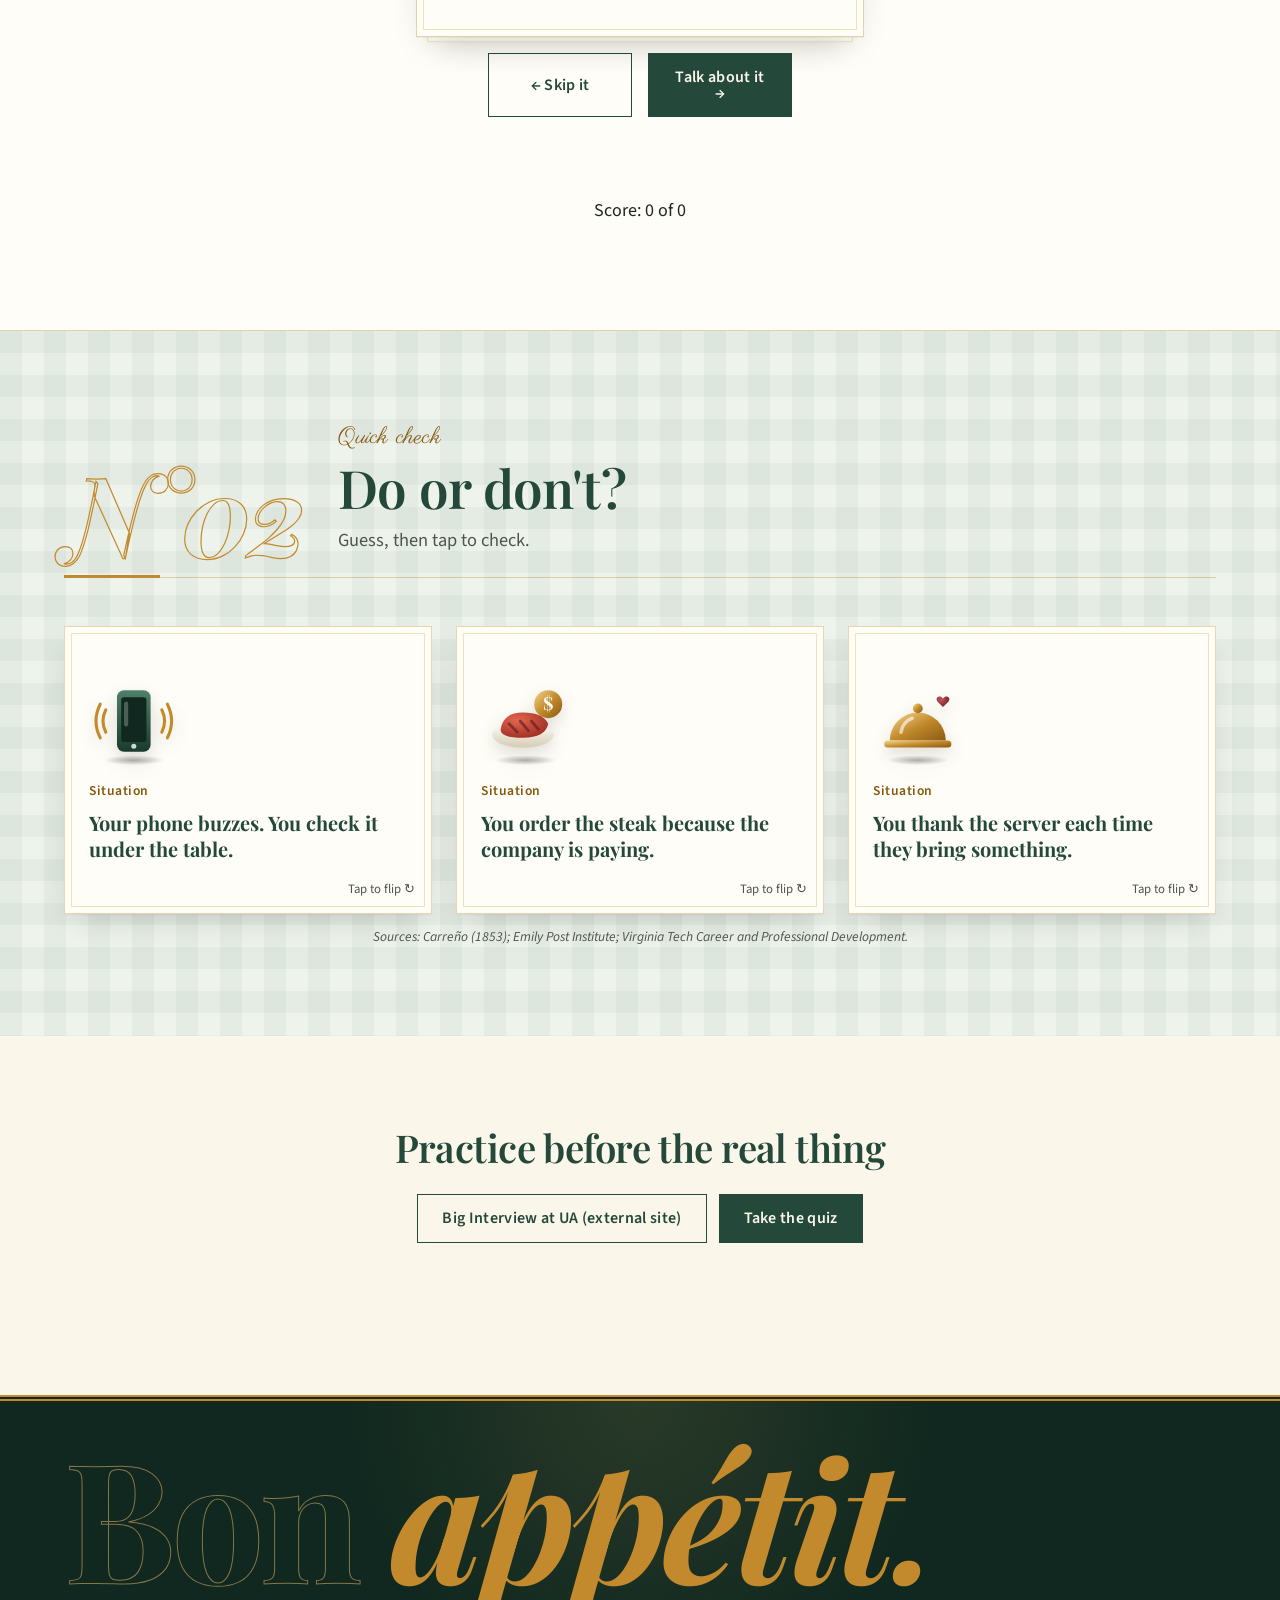
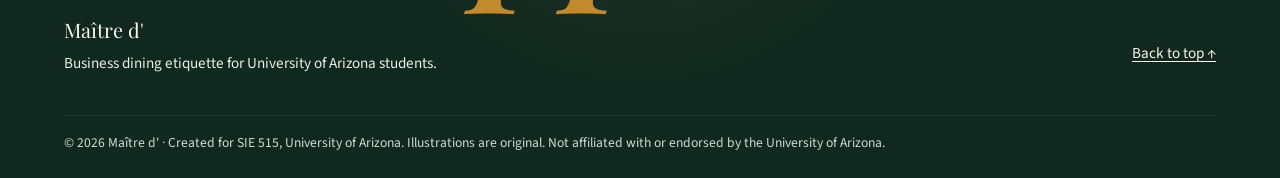
<file: behavior.html>
<!DOCTYPE html>
<html lang="en" class="no-js">
<head>
<meta charset="utf-8">
<meta name="viewport" content="width=device-width, initial-scale=1">
<title>Before, During &amp; After the Meal | Maître d'</title>
<meta name="description" content="A step-by-step timeline of a business meal: preparation, arrival, ordering, eating, conversation, paying and the thank-you note.">
<link rel="icon" href="assets/img/favicon.svg" type="image/svg+xml">
<link rel="preconnect" href="https://fonts.googleapis.com">
<link rel="preconnect" href="https://fonts.gstatic.com" crossorigin>
<link href="https://fonts.googleapis.com/css2?family=Playfair+Display:ital,wght@0,600;0,700;1,600&amp;family=Parisienne&amp;family=Source+Sans+3:wght@400;600;700&amp;display=swap" rel="stylesheet">
<link rel="stylesheet" href="assets/css/style.css">
<script src="assets/js/main.js" defer></script>
</head>
<body id="top">
<a class="skip-link" href="#main">Skip to main content</a>

<header class="site-header">
  <div class="wrap header-inner">
    <a class="brand" href="index.html">
      <img src="assets/img/logo.svg" alt="" width="42" height="42">
      <span class="brand-text">
        <span class="brand-name">Maître d'</span>
        <span class="brand-sub">Business Dining Etiquette</span>
      </span>
      <span class="visually-hidden">(Home)</span>
    </a>
    <button class="nav-toggle" type="button" aria-expanded="false" aria-controls="site-nav">
      <span class="nav-toggle-bars" aria-hidden="true"></span> Menu
    </button>
    <nav class="site-nav" id="site-nav" aria-label="Main">
      <ul>
        <li><a href="index.html">Home</a></li>
        <li><a href="table.html">The Table</a></li>
        <li><a href="behavior.html" aria-current="page">The Meal</a></li>
        <li><a href="carreno.html">Carreño Rules</a></li>
        <li><a href="quiz.html">Quiz</a></li>
        <li><a href="references.html">References</a></li>
      </ul>
    </nav>
  </div>
</header>

<main id="main" tabindex="-1">
<!-- Shared gradients for the 3D-style icons and dishes -->
<svg width="0" height="0" style="position:absolute" aria-hidden="true" focusable="false">
  <defs>
    <linearGradient id="g3-green" x1="0" y1="0" x2="0" y2="1"><stop offset="0" stop-color="#4f8068"/><stop offset="1" stop-color="#183a2d"/></linearGradient>
    <linearGradient id="g3-cream" x1="0" y1="0" x2="0" y2="1"><stop offset="0" stop-color="#ffffff"/><stop offset="1" stop-color="#e6d6b0"/></linearGradient>
    <linearGradient id="g3-cream2" x1="0" y1="0" x2="0" y2="1"><stop offset="0" stop-color="#f4e8cc"/><stop offset="1" stop-color="#d8c393"/></linearGradient>
    <linearGradient id="g3-brass" x1="0" y1="0" x2="1" y2="1"><stop offset="0" stop-color="#f6d690"/><stop offset=".5" stop-color="#c28a2c"/><stop offset="1" stop-color="#8a5a12"/></linearGradient>
    <radialGradient id="g3-plate" cx=".4" cy=".35" r=".75"><stop offset="0" stop-color="#ffffff"/><stop offset=".7" stop-color="#f3ede0"/><stop offset="1" stop-color="#d9cfb8"/></radialGradient>
    <linearGradient id="g3-rim" x1="0" y1="0" x2="0" y2="1"><stop offset="0" stop-color="#ffffff"/><stop offset="1" stop-color="#d6ccb4"/></linearGradient>
    <radialGradient id="g3-wine" cx=".35" cy=".3" r=".8"><stop offset="0" stop-color="#c4545c"/><stop offset="1" stop-color="#6e1d24"/></radialGradient>
    <radialGradient id="g3-shadow" cx=".5" cy=".5" r=".5"><stop offset="0" stop-color="#22261f" stop-opacity=".35"/><stop offset="1" stop-color="#22261f" stop-opacity="0"/></radialGradient>
    <linearGradient id="g3-chicken" x1="0" y1="0" x2="0" y2="1"><stop offset="0" stop-color="#e8b06a"/><stop offset="1" stop-color="#9a5a20"/></linearGradient>
    <linearGradient id="g3-pasta" x1="0" y1="0" x2="0" y2="1"><stop offset="0" stop-color="#f8e19a"/><stop offset="1" stop-color="#d6a640"/></linearGradient>
    <radialGradient id="g3-red" cx=".35" cy=".3" r=".8"><stop offset="0" stop-color="#e2664f"/><stop offset="1" stop-color="#9b2c22"/></radialGradient>
    <linearGradient id="g3-leaf" x1="0" y1="0" x2="1" y2="1"><stop offset="0" stop-color="#a7d17f"/><stop offset="1" stop-color="#3f7a3a"/></linearGradient>
    <linearGradient id="g3-salmon" x1="0" y1="0" x2="0" y2="1"><stop offset="0" stop-color="#f8b08a"/><stop offset="1" stop-color="#d0603e"/></linearGradient>
    <radialGradient id="g3-lemon" cx=".35" cy=".3" r=".8"><stop offset="0" stop-color="#fff3a0"/><stop offset="1" stop-color="#e2b21c"/></radialGradient>
    <linearGradient id="g3-soup" x1="0" y1="0" x2="0" y2="1"><stop offset="0" stop-color="#f3cf7a"/><stop offset="1" stop-color="#b9772a"/></linearGradient>
  </defs>
</svg>

<section class="page-hero">
  <div class="wrap">
    <span class="kicker">Before, during and after</span>
    <h1>The meal, step by step.</h1>
    <p class="lead">Seven scenes. Tap a number, use the arrows or swipe.</p>
  </div>
</section>

<section class="section" aria-label="Meal scenes">
  <div class="wrap player" id="player">
    <ol class="player-tabs" role="tablist" aria-label="Meal steps">
      <li class="bar" id="ptab-bar" role="presentation" aria-hidden="true"></li>
      <li role="presentation"><button class="ptab" role="tab" type="button" id="tab-before" aria-controls="before" aria-selected="true"><span class="ptab-dot">1</span><span class="ptab-label">Before</span></button></li>
      <li role="presentation"><button class="ptab" role="tab" type="button" id="tab-arrival" aria-controls="arrival" aria-selected="false" tabindex="-1"><span class="ptab-dot">2</span><span class="ptab-label">Arrival</span></button></li>
      <li role="presentation"><button class="ptab" role="tab" type="button" id="tab-ordering" aria-controls="ordering" aria-selected="false" tabindex="-1"><span class="ptab-dot">3</span><span class="ptab-label">Ordering</span></button></li>
      <li role="presentation"><button class="ptab" role="tab" type="button" id="tab-eating" aria-controls="eating" aria-selected="false" tabindex="-1"><span class="ptab-dot">4</span><span class="ptab-label">Eating</span></button></li>
      <li role="presentation"><button class="ptab" role="tab" type="button" id="tab-conversation" aria-controls="conversation" aria-selected="false" tabindex="-1"><span class="ptab-dot">5</span><span class="ptab-label">Talk</span></button></li>
      <li role="presentation"><button class="ptab" role="tab" type="button" id="tab-paying" aria-controls="paying" aria-selected="false" tabindex="-1"><span class="ptab-dot">6</span><span class="ptab-label">Paying</span></button></li>
      <li role="presentation"><button class="ptab" role="tab" type="button" id="tab-thanks" aria-controls="thanks" aria-selected="false" tabindex="-1"><span class="ptab-dot">7</span><span class="ptab-label">Thank-you</span></button></li>
    </ol>

    <!-- 1 BEFORE -->
    <div class="scene" role="tabpanel" id="before" aria-labelledby="tab-before" tabindex="0">
      <svg class="scene-art" viewBox="0 0 400 260" role="img" aria-label="Animated calendar with a date being checked off and an RSVP envelope flying in">
        <rect x="70" y="40" width="200" height="180" rx="10" fill="#fff" stroke="#24493a" stroke-width="3"/>
        <path d="M70 84h200" stroke="#24493a" stroke-width="3"/><rect x="70" y="40" width="200" height="44" rx="10" fill="#24493a"/>
        <path d="M110 28v26M230 28v26" stroke="#183a2d" stroke-width="6" stroke-linecap="round"/>
        <g fill="#f1e1b9"><rect x="92" y="104" width="30" height="24" rx="3"/><rect x="138" y="104" width="30" height="24" rx="3"/><rect x="184" y="104" width="30" height="24" rx="3"/><rect x="230" y="104" width="22" height="24" rx="3"/><rect x="92" y="144" width="30" height="24" rx="3"/><rect x="138" y="144" width="30" height="24" rx="3"/><rect x="92" y="184" width="30" height="24" rx="3"/></g>
        <circle cx="199" cy="166" r="24" fill="#e8f0e8" stroke="#24493a" stroke-width="3"/>
        <path class="s-draw-loop" pathLength="1" d="M187 166l9 9 16-18" fill="none" stroke="#24493a" stroke-width="5" stroke-linecap="round" stroke-linejoin="round"/>
        <g class="s-fly">
          <rect x="280" y="120" width="90" height="60" rx="4" fill="#fbf6ea" stroke="#c28a2c" stroke-width="3"/>
          <path d="M280 124l45 30 45-30" fill="none" stroke="#c28a2c" stroke-width="3"/>
          <text x="325" y="172" text-anchor="middle" font-family="Source Sans 3, sans-serif" font-weight="700" font-size="14" fill="#24493a">RSVP</text>
        </g>
      </svg>
      <div>
        <h2>Before</h2>
        <ul class="chips">
          <li><svg viewBox="0 0 24 24" aria-hidden="true" fill="none" stroke="currentColor" stroke-width="2"><path d="M4 12l5 5 11-11"/></svg>RSVP within a day</li>
          <li><svg viewBox="0 0 24 24" aria-hidden="true" fill="none" stroke="currentColor" stroke-width="2"><path d="M8 3l4 3 4-3 5 4-3 4v10H6V11L3 7z"/></svg>Check the dress code</li>
          <li><svg viewBox="0 0 24 24" aria-hidden="true" fill="none" stroke="currentColor" stroke-width="2"><circle cx="12" cy="12" r="9"/><path d="M12 7v6M12 16v.5"/></svg>Share allergies early</li>
          <li><svg viewBox="0 0 24 24" aria-hidden="true" fill="none" stroke="currentColor" stroke-width="2"><rect x="5" y="3" width="14" height="18" rx="1"/><path d="M8 8h8M8 12h8M8 16h5"/></svg>Preview the menu online</li>
        </ul>
      </div>
    </div>

    <!-- 2 ARRIVAL -->
    <div class="scene" role="tabpanel" id="arrival" aria-labelledby="tab-arrival" tabindex="0">
      <svg class="scene-art" viewBox="0 0 400 260" role="img" aria-label="Animated clock ticking toward the hour beside a phone set to silent">
        <circle cx="150" cy="130" r="100" fill="#fff" stroke="#24493a" stroke-width="4"/>
        <circle cx="150" cy="130" r="88" fill="none" stroke="#f1e1b9" stroke-width="2" stroke-dasharray="2 12"/>
        <path d="M150 40a90 90 0 0 0-45 12" fill="none" stroke="#c28a2c" stroke-width="12" stroke-linecap="round" opacity=".7"/>
        <path d="M150 130V78" stroke="#24493a" stroke-width="7" stroke-linecap="round"/>
        <g class="s-spin" style="transform-origin:150px 130px"><path d="M150 130V50" stroke="#4a7560" stroke-width="4" stroke-linecap="round"/></g>
        <circle cx="150" cy="130" r="7" fill="#24493a"/>
        <text x="150" y="250" text-anchor="middle" font-family="Playfair Display, Georgia, serif" font-style="italic" font-size="18" fill="#85580f">5–10 min early</text>
        <g class="s-ring">
          <rect x="290" y="70" width="64" height="116" rx="12" fill="#22261f"/>
          <rect x="297" y="82" width="50" height="88" rx="4" fill="#10281f"/>
          <path d="M310 110q12-10 24 0M314 118q8-6 16 0" fill="none" stroke="#f1e1b9" stroke-width="3" stroke-linecap="round"/>
          <path d="M296 80l52 100" stroke="#c28a2c" stroke-width="5" stroke-linecap="round"/>
        </g>
      </svg>
      <div>
        <h2>Arrival</h2>
        <ul class="chips">
          <li><svg viewBox="0 0 24 24" aria-hidden="true" fill="none" stroke="currentColor" stroke-width="2"><circle cx="12" cy="13" r="8"/><path d="M12 9v4l3 2"/></svg>5–10 minutes early</li>
          <li><svg viewBox="0 0 24 24" aria-hidden="true" fill="none" stroke="currentColor" stroke-width="2"><rect x="7" y="2" width="10" height="20" rx="2"/><path d="M3 3l18 18"/></svg>Phone silent and away</li>
          <li><svg viewBox="0 0 24 24" aria-hidden="true" fill="none" stroke="currentColor" stroke-width="2"><path d="M3 12l4-4 5 3 5-3 4 4-6 6-3-2-3 2z"/></svg>Firm handshake, full name</li>
          <li><svg viewBox="0 0 24 24" aria-hidden="true" fill="none" stroke="currentColor" stroke-width="2"><path d="M6 21V11h12v10M6 15h12M8 11V4h8v7"/></svg>Wait to be seated</li>
        </ul>
      </div>
    </div>

    <!-- 3 ORDERING -->
    <div class="scene" role="tabpanel" id="ordering" aria-labelledby="tab-ordering" tabindex="0">
      <svg class="scene-art" viewBox="0 0 400 260" role="img" aria-label="Animated menu: a mid-priced chicken dish gets circled while spaghetti is crossed out">
        <rect x="100" y="14" width="200" height="236" rx="4" fill="#fff" stroke="#24493a" stroke-width="3"/>
        <rect x="110" y="24" width="180" height="216" fill="none" stroke="#c28a2c"/>
        <text x="200" y="56" text-anchor="middle" font-family="Playfair Display, Georgia, serif" font-weight="700" font-size="22" fill="#24493a">Menu</text>
        <g font-family="Source Sans 3, sans-serif" font-size="15" fill="#22261f">
          <text x="128" y="96">Steak, 16 oz</text><text x="272" y="96" text-anchor="end">$$$$</text>
          <text x="128" y="136">Spaghetti</text><text x="272" y="136" text-anchor="end">$$</text>
          <text x="128" y="176">Grilled chicken</text><text x="272" y="176" text-anchor="end">$$</text>
          <text x="128" y="216">Ribs, full rack</text><text x="272" y="216" text-anchor="end">$$$</text>
        </g>
        <path class="s-draw" pathLength="1" d="M122 131h120" stroke="#24493a" stroke-width="3" stroke-linecap="round"/>
        <path class="s-draw" pathLength="1" style="animation-delay:.8s" d="M122 211h120" stroke="#24493a" stroke-width="3" stroke-linecap="round"/>
        <ellipse class="s-draw-loop" pathLength="1" cx="198" cy="171" rx="88" ry="20" fill="none" stroke="#c28a2c" stroke-width="4"/>
        <g class="s-bob"><circle cx="340" cy="170" r="22" fill="#24493a"/><path d="M330 170l7 7 13-14" fill="none" stroke="#fff" stroke-width="4" stroke-linecap="round"/></g>
      </svg>
      <div>
        <h2>Ordering</h2>
        <ul class="chips">
          <li><svg viewBox="0 0 24 24" aria-hidden="true" fill="none" stroke="currentColor" stroke-width="2"><path d="M4 12l5 5 11-11"/></svg>Mid-priced, easy to eat</li>
          <li><svg viewBox="0 0 24 24" aria-hidden="true" fill="none" stroke="currentColor" stroke-width="2"><path d="M5 5l14 14M19 5L5 19"/></svg>Nothing messy</li>
          <li><svg viewBox="0 0 24 24" aria-hidden="true" fill="none" stroke="currentColor" stroke-width="2"><path d="M7 3h10l-1 8a4 4 0 0 1-8 0zM12 15v5M8 21h8"/></svg>Alcohol: host first, max one</li>
          <li><svg viewBox="0 0 24 24" aria-hidden="true" fill="none" stroke="currentColor" stroke-width="2"><circle cx="12" cy="7" r="4"/><path d="M4 21a8 8 0 0 1 16 0"/></svg>Follow the host's lead</li>
        </ul>
      </div>
    </div>

    <!-- 4 EATING -->
    <div class="scene" role="tabpanel" id="eating" aria-labelledby="tab-eating" tabindex="0">
      <svg class="scene-art" viewBox="0 0 400 260" role="img" aria-label="Animated plate with steam; a fork lifts a small bite">
        <ellipse cx="200" cy="170" rx="150" ry="62" fill="#fff" stroke="#8f6a2a" stroke-width="3"/>
        <ellipse cx="200" cy="170" rx="104" ry="40" fill="#e8f0e8" stroke="#4a7560" stroke-width="2"/>
        <ellipse cx="185" cy="164" rx="40" ry="16" fill="#f1e1b9" stroke="#85580f" stroke-width="2"/>
        <g fill="none" stroke="#4a7560" stroke-width="3" stroke-linecap="round">
          <path class="s-steam" d="M170 140q-8-14 0-28t0-28"/><path class="s-steam" d="M190 136q-8-14 0-28t0-28"/><path class="s-steam" d="M210 140q-8-14 0-28t0-28"/>
        </g>
        <g class="s-lift">
          <path d="M262 186l40-80" stroke="#24493a" stroke-width="6" stroke-linecap="round"/>
          <path d="M296 112l14-28M304 116l14-28M312 120l14-28" stroke="#24493a" stroke-width="3" stroke-linecap="round"/>
          <circle cx="318" cy="96" r="7" fill="#c28a2c"/>
        </g>
        <path d="M30 120l12 110h-22z" fill="#24493a"/>
      </svg>
      <div>
        <h2>Eating</h2>
        <ul class="chips">
          <li><svg viewBox="0 0 24 24" aria-hidden="true" fill="none" stroke="currentColor" stroke-width="2"><path d="M5 4h14l-3 16H8z"/></svg>Napkin on your lap</li>
          <li><svg viewBox="0 0 24 24" aria-hidden="true" fill="none" stroke="currentColor" stroke-width="2"><circle cx="12" cy="13" r="8"/><path d="M12 9v4"/></svg>Wait for the host to start</li>
          <li><svg viewBox="0 0 24 24" aria-hidden="true" fill="none" stroke="currentColor" stroke-width="2"><circle cx="12" cy="12" r="3"/></svg>Small bites</li>
          <li><svg viewBox="0 0 24 24" aria-hidden="true" fill="none" stroke="currentColor" stroke-width="2"><path d="M4 14h6l2-3 2 3h6M8 9a4 4 0 0 1 8 0"/></svg>Ask, don't reach</li>
        </ul>
        <a class="card-link" href="table.html">Which fork? See the table →</a>
      </div>
    </div>

    <!-- 5 CONVERSATION -->
    <div class="scene" role="tabpanel" id="conversation" aria-labelledby="tab-conversation" tabindex="0">
      <svg class="scene-art" viewBox="0 0 400 260" role="img" aria-label="Animated speech bubbles appearing back and forth between two people">
        <circle cx="70" cy="200" r="34" fill="#24493a"/><path d="M30 260a40 40 0 0 1 80 0" fill="#24493a"/>
        <circle cx="330" cy="200" r="34" fill="#c28a2c"/><path d="M290 260a40 40 0 0 1 80 0" fill="#c28a2c"/>
        <g class="s-pop"><path d="M40 40h170v70H90l-24 24v-24H40z" fill="#fff" stroke="#24493a" stroke-width="3" stroke-linejoin="round"/>
          <text x="125" y="82" text-anchor="middle" font-family="Source Sans 3, sans-serif" font-size="16" fill="#22261f">How did you start?</text></g>
        <g class="s-pop2"><path d="M190 90h170v70h-26v24l-24-24H190z" fill="#e8f0e8" stroke="#c28a2c" stroke-width="3" stroke-linejoin="round"/>
          <g class="s-type" fill="#24493a"><circle cx="252" cy="125" r="6"/><circle cx="275" cy="125" r="6"/><circle cx="298" cy="125" r="6"/></g></g>
      </svg>
      <div>
        <h2>Conversation</h2>
        <ul class="chips">
          <li><svg viewBox="0 0 24 24" aria-hidden="true" fill="none" stroke="currentColor" stroke-width="2"><circle cx="12" cy="7" r="4"/><path d="M4 21a8 8 0 0 1 16 0"/></svg>Host starts business talk</li>
          <li><svg viewBox="0 0 24 24" aria-hidden="true" fill="none" stroke="currentColor" stroke-width="2"><path d="M3 12h4M17 12h4M12 6v12"/></svg>Talk to both neighbors</li>
          <li><svg viewBox="0 0 24 24" aria-hidden="true" fill="none" stroke="currentColor" stroke-width="2"><circle cx="12" cy="12" r="9"/><path d="M8 15h8M5 5l14 14"/></svg>Never with a full mouth</li>
        </ul>
        <a class="card-link" href="#swipe-title">Play: safe topic or skip it? ↓</a>
      </div>
    </div>

    <!-- 6 PAYING -->
    <div class="scene" role="tabpanel" id="paying" aria-labelledby="tab-paying" tabindex="0">
      <svg class="scene-art" viewBox="0 0 400 260" role="img" aria-label="Animated check folder sliding across the table to the host">
        <rect x="10" y="190" width="380" height="14" rx="4" fill="#f1e1b9"/>
        <text x="80" y="240" text-anchor="middle" font-family="Source Sans 3, sans-serif" font-weight="700" font-size="16" fill="#85580f">You</text>
        <text x="320" y="240" text-anchor="middle" font-family="Source Sans 3, sans-serif" font-weight="700" font-size="16" fill="#24493a">Host</text>
        <path d="M120 230h160" stroke="#c28a2c" stroke-width="2" stroke-dasharray="6 6"/><path d="M272 224l10 6-10 6" fill="none" stroke="#c28a2c" stroke-width="2"/>
        <g class="s-slide">
          <rect x="40" y="110" width="110" height="78" rx="4" fill="#24493a"/>
          <path d="M62 70h66v86l-8-6-9 6-8-6-8 6-9-6-8 6-8-6z" fill="#fff" stroke="#183a2d" stroke-width="2"/>
          <path d="M74 90h42M74 104h42M74 118h24" stroke="#4a7560" stroke-width="3" stroke-linecap="round"/>
        </g>
      </svg>
      <div>
        <h2>Paying</h2>
        <ul class="chips">
          <li><svg viewBox="0 0 24 24" aria-hidden="true" fill="none" stroke="currentColor" stroke-width="2"><path d="M4 12h14M13 6l6 6-6 6"/></svg>Who invites, pays</li>
          <li><svg viewBox="0 0 24 24" aria-hidden="true" fill="none" stroke="currentColor" stroke-width="2"><path d="M5 5l14 14M19 5L5 19"/></svg>Don't grab the check</li>
          <li><svg viewBox="0 0 24 24" aria-hidden="true" fill="none" stroke="currentColor" stroke-width="2"><path d="M12 3v18M16 7H10a3 3 0 0 0 0 6h4a3 3 0 0 1 0 6H8"/></svg>Hosting? Tip 18–20%</li>
        </ul>
      </div>
    </div>

    <!-- 7 THANKS -->
    <div class="scene" role="tabpanel" id="thanks" aria-labelledby="tab-thanks" tabindex="0">
      <svg class="scene-art" viewBox="0 0 400 260" role="img" aria-label="Animated thank-you email flying away with a 24-hour badge">
        <path d="M30 220q90-10 150-60t170-110" fill="none" stroke="#f1e1b9" stroke-width="3" stroke-dasharray="4 10"/>
        <g class="s-fly" style="animation-duration:3.6s">
          <rect x="130" y="90" width="150" height="100" rx="6" fill="#fff" stroke="#24493a" stroke-width="3"/>
          <path d="M130 94l75 52 75-52" fill="none" stroke="#24493a" stroke-width="3"/>
          <text x="205" y="180" text-anchor="middle" font-family="Playfair Display, Georgia, serif" font-style="italic" font-size="16" fill="#24493a">Thank you!</text>
        </g>
        <g class="s-bob"><circle cx="320" cy="200" r="38" fill="#24493a"/>
          <text x="320" y="208" text-anchor="middle" font-family="Source Sans 3, sans-serif" font-weight="700" font-size="22" fill="#fbf6ea">24 h</text></g>
      </svg>
      <div>
        <h2>Thank-you</h2>
        <ul class="chips">
          <li><svg viewBox="0 0 24 24" aria-hidden="true" fill="none" stroke="currentColor" stroke-width="2"><path d="M8 20h8M6 8h12v4a6 6 0 0 1-12 0z"/></svg>Linger a little</li>
          <li><svg viewBox="0 0 24 24" aria-hidden="true" fill="none" stroke="currentColor" stroke-width="2"><path d="M12 21s-8-5-8-11a4 4 0 0 1 8-1 4 4 0 0 1 8 1c0 6-8 11-8 11z"/></svg>Thank the host in person</li>
          <li><svg viewBox="0 0 24 24" aria-hidden="true" fill="none" stroke="currentColor" stroke-width="2"><rect x="3" y="6" width="18" height="13" rx="1"/><path d="M3 7l9 6 9-6"/></svg>Email within 24 hours</li>
          <li><svg viewBox="0 0 24 24" aria-hidden="true" fill="none" stroke="currentColor" stroke-width="2"><path d="M4 4h16v12H8l-4 4z"/></svg>Mention one specific moment</li>
        </ul>
      </div>
    </div>

    <div class="player-nav">
      <button class="btn btn--ghost btn--small" type="button" id="p-prev">← Back</button>
      <span class="player-count" id="p-count" aria-live="polite">Scene 1 of 7</span>
      <button class="btn btn--small" type="button" id="p-next">Next →</button>
    </div>
  </div>
</section>

<section class="section section--paper" aria-labelledby="swipe-title">
  <div class="wrap">
    <div class="section-head center">
      <span class="kicker">Mini-game</span>
      <h2 id="swipe-title">Safe topic or skip it?</h2>
      <p>Swipe right to talk about it, left to leave it off the table.</p>
    </div>
    <div class="swiper" id="swiper">
      <div class="swipe-stack" id="swipe-stack" aria-live="polite"></div>
      <div class="swipe-btns">
        <button class="btn btn--ghost swipe-btn" type="button" id="swipe-no">← Skip it</button>
        <button class="btn swipe-btn" type="button" id="swipe-yes">Talk about it →</button>
      </div>
      <p class="swipe-fb" id="swipe-fb" aria-live="polite"></p>
      <p id="swipe-score" class="center" style="margin-inline:auto">Score: 0 of 0</p>
    </div>
  </div>
</section>

<section class="section section--tint" aria-labelledby="dodont-title">
  <div class="wrap">
    <div class="section-head center">
      <span class="kicker">Quick check</span>
      <h2 id="dodont-title">Do or don't?</h2>
      <p>Guess, then tap to check.</p>
    </div>
    <div class="flip-grid">
      <div class="flip"><button class="flip-btn" type="button">
        <span class="flip-face flip-front has-art"><svg class="flip-art" viewBox="0 0 64 64" aria-hidden="true"><ellipse cx="32" cy="58" rx="22" ry="3.5" fill="url(#g3-shadow)"/><g class="ia-wiggle"><rect x="20" y="8" width="24" height="44" rx="5" fill="url(#g3-green)"/><rect x="23" y="13" width="18" height="32" rx="2" fill="#10281f"/><circle cx="32" cy="48" r="1.8" fill="#c9dccf"/><rect x="25" y="16" width="3" height="18" rx="1.5" fill="#fff" opacity=".25"/></g><path d="M12 22q-4 8 0 16M8 18q-6 12 0 24M52 22q4 8 0 16M56 18q6 12 0 24" stroke="#c28a2c" stroke-width="2.2" fill="none" stroke-linecap="round"/></svg><span class="flip-label">Situation</span><span class="flip-title">Your phone buzzes. You check it under the table.</span><span class="flip-hint">Tap to flip ↻</span></span>
        <span class="flip-face flip-back"><span class="flip-label">✗ Don't</span><span class="flip-text">Everyone notices. If you truly must take a call, excuse yourself and step away.</span></span>
      </button></div>
      <div class="flip"><button class="flip-btn" type="button">
        <span class="flip-face flip-front has-art"><svg class="flip-art" viewBox="0 0 64 64" aria-hidden="true"><ellipse cx="32" cy="58" rx="22" ry="3.5" fill="url(#g3-shadow)"/><ellipse cx="30" cy="40" rx="22" ry="9" fill="url(#g3-rim)"/><path d="M14 36q2-12 16-12t18 8q-2 10-18 10t-16-6z" fill="url(#g3-red)"/><path d="M20 32l6 6M28 30l6 7M36 30l5 6" stroke="#6e1d24" stroke-width="2" stroke-linecap="round" opacity=".7"/><circle cx="48" cy="18" r="10" fill="url(#g3-brass)"/><text x="48" y="22.5" text-anchor="middle" font-family="Playfair Display, Georgia, serif" font-weight="700" font-size="13" fill="#fffdf7">$</text></svg><span class="flip-label">Situation</span><span class="flip-title">You order the steak because the company is paying.</span><span class="flip-hint">Tap to flip ↻</span></span>
        <span class="flip-face flip-back"><span class="flip-label">✗ Don't</span><span class="flip-text">Pick a mid-priced dish, or ask the host what they recommend.</span></span>
      </button></div>
      <div class="flip"><button class="flip-btn" type="button">
        <span class="flip-face flip-front has-art"><svg class="flip-art" viewBox="0 0 64 64" aria-hidden="true"><ellipse cx="32" cy="58" rx="22" ry="3.5" fill="url(#g3-shadow)"/><path d="M12 44a20 20 0 0 1 40 0z" fill="url(#g3-brass)"/><rect x="8" y="44" width="48" height="5" rx="2.5" fill="url(#g3-brass)"/><circle cx="32" cy="21" r="3.5" fill="url(#g3-brass)"/><path d="M20 38a13 13 0 0 1 8-10" stroke="#fff" stroke-width="2.5" stroke-linecap="round" fill="none" opacity=".6"/><path d="M50 14c-2-3-6-1-4 2l4 4 4-4c2-3-2-5-4-2z" fill="url(#g3-wine)"/></svg><span class="flip-label">Situation</span><span class="flip-title">You thank the server each time they bring something.</span><span class="flip-hint">Tap to flip ↻</span></span>
        <span class="flip-face flip-back"><span class="flip-label">✓ Do</span><span class="flip-text">Recruiters notice how you treat staff. A quiet "thank you" says a lot.</span></span>
      </button></div>
    </div>
    <span class="source center">Sources: Carreño (1853); Emily Post Institute; Virginia Tech Career and Professional Development.</span>
  </div>
</section>

<section class="section" aria-labelledby="practice-title">
  <div class="wrap narrow center">
    <h2 id="practice-title">Practice before the real thing</h2>
    <div class="btn-row" style="justify-content:center">
      <a class="btn btn--ghost" href="https://career.arizona.edu/resources/big-interview/" target="_blank" rel="noopener">Big Interview at UA (external site)</a>
      <a class="btn" href="quiz.html">Take the quiz</a>
    </div>
  </div>
</section>
</main>

<footer class="site-footer">
  <div class="wrap">
    <p class="footer-mega" aria-hidden="true">Bon <em>appétit.</em></p>
    <div class="footer-grid">
      <div>
        <p class="footer-brand">Maître d'</p>
        <p>Business dining etiquette for University of Arizona students.</p>
      </div>
      <a class="to-top" href="#top">Back to top ↑</a>
    </div>
    <p class="footer-small">© <span data-year>2026</span> Maître d' · Created for SIE 515, University of Arizona. Illustrations are original. Not affiliated with or endorsed by the University of Arizona.</p>
  </div>
</footer>
<script src="assets/js/behavior.js" defer></script>
</body>
</html>
</file>
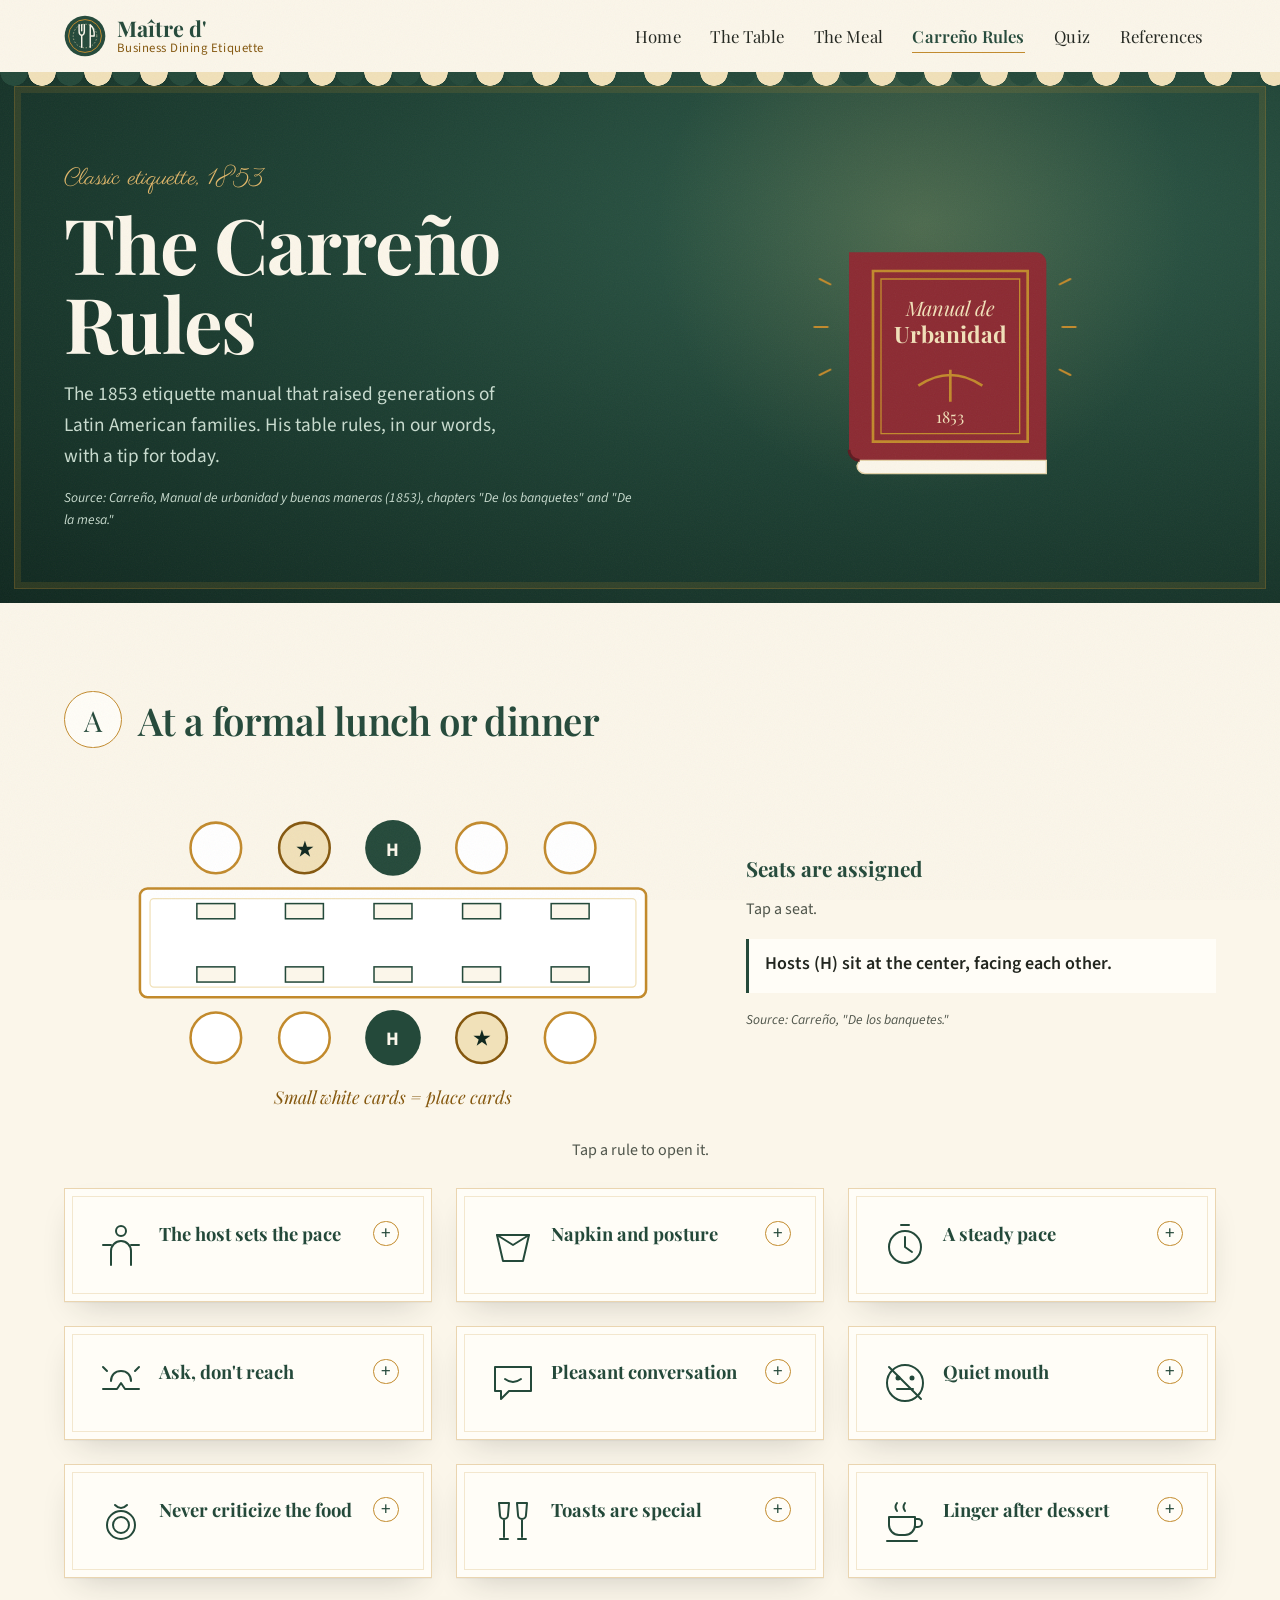
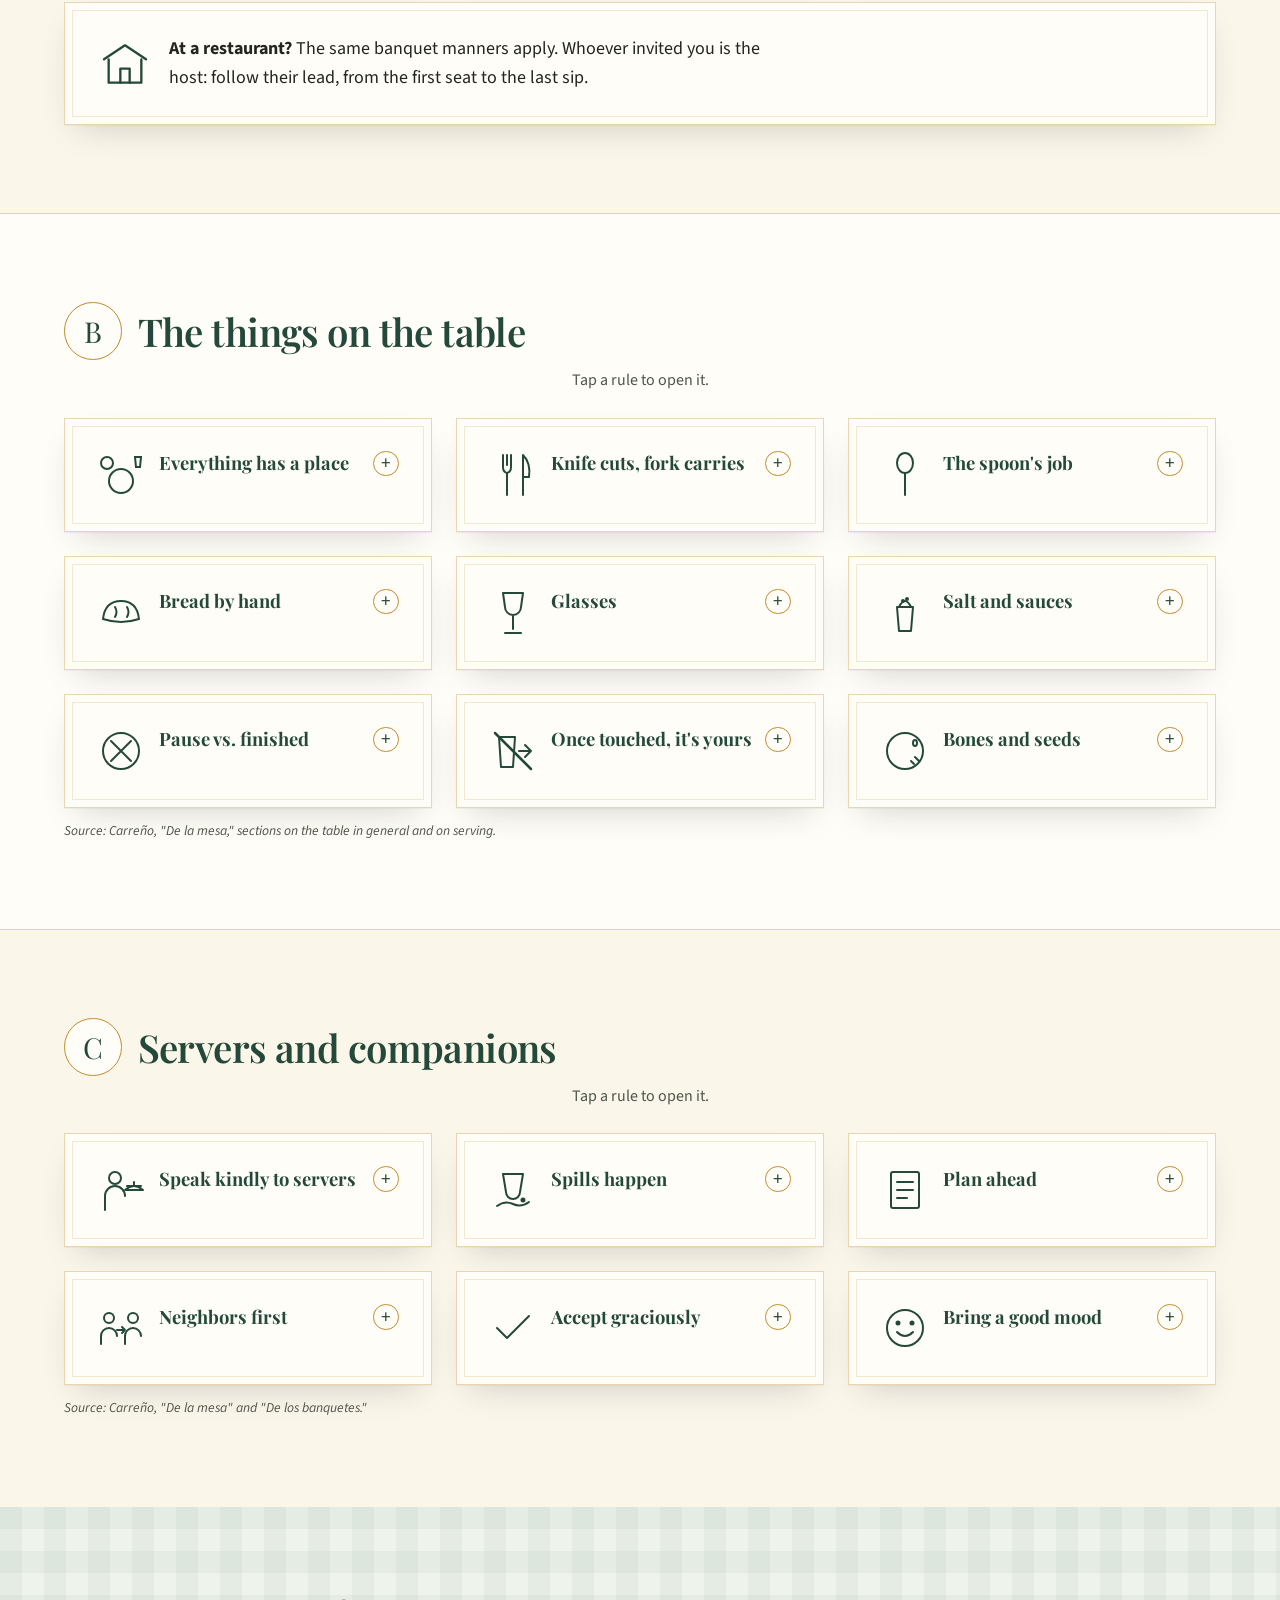
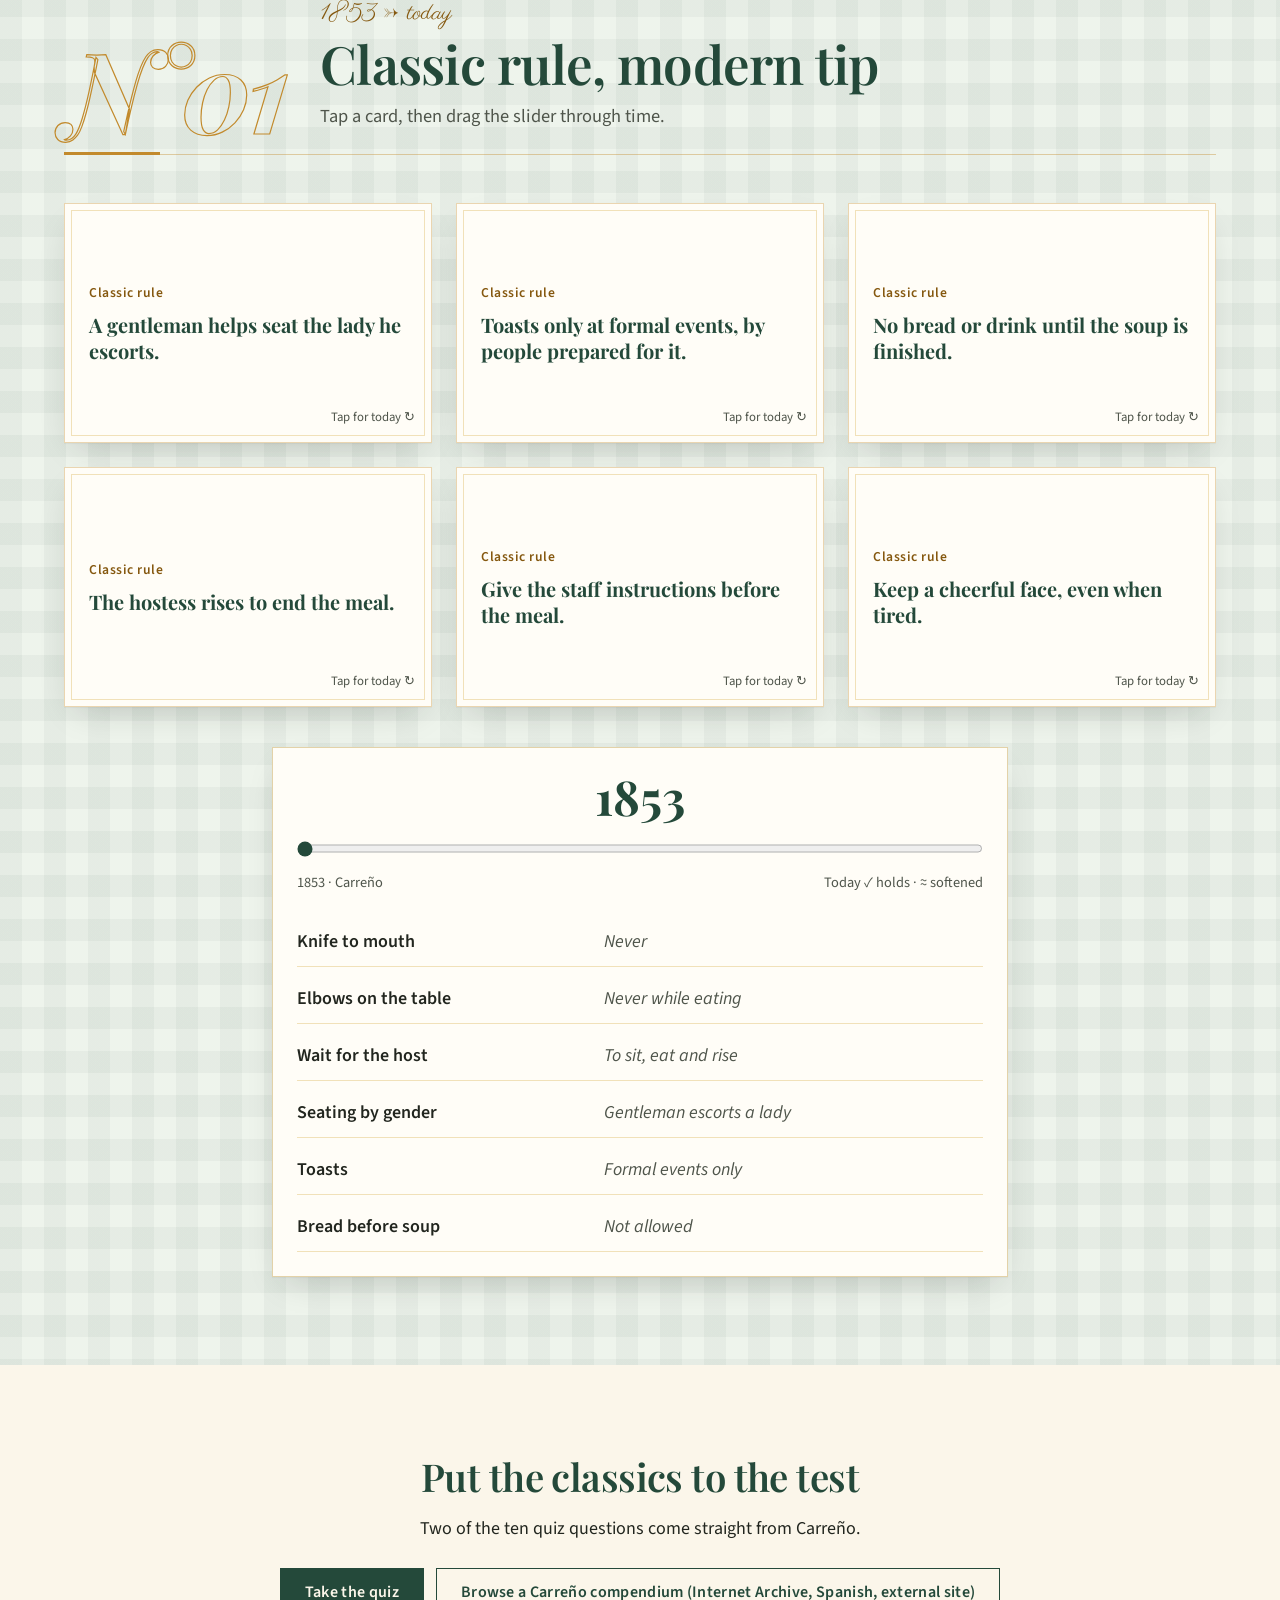
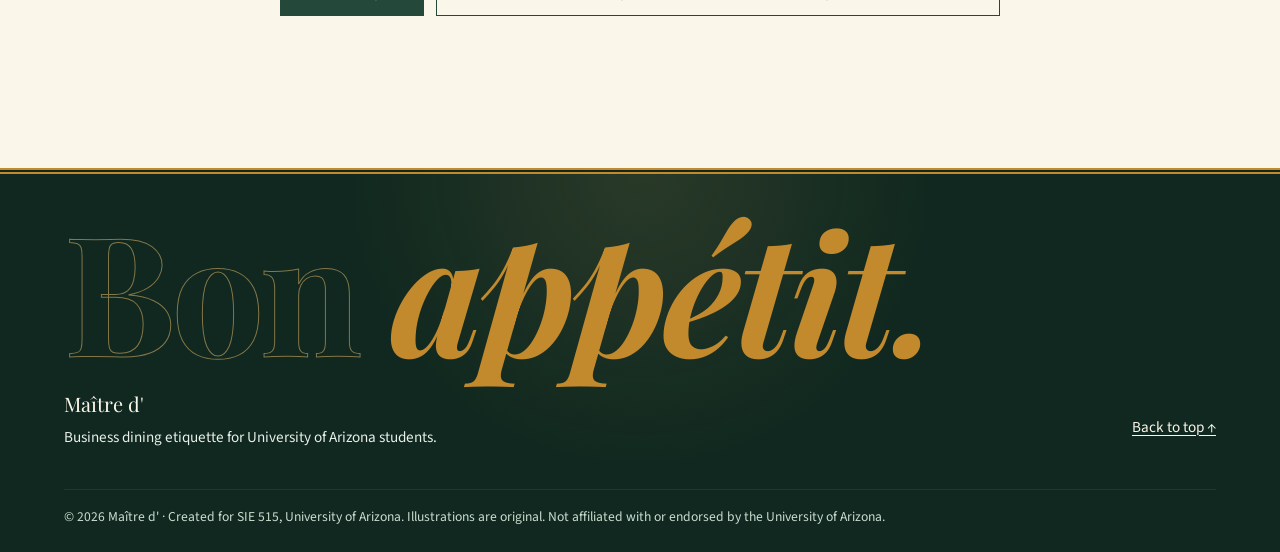
<file: carreno.html>
<!DOCTYPE html>
<html lang="en" class="no-js">
<head>
<meta charset="utf-8">
<meta name="viewport" content="width=device-width, initial-scale=1">
<title>The Carreño Rules | Maître d'</title>
<meta name="description" content="Classic table manners from Manuel Antonio Carreño's 1853 manual, paraphrased and updated with today's tips.">
<link rel="icon" href="assets/img/favicon.svg" type="image/svg+xml">
<link rel="preconnect" href="https://fonts.googleapis.com">
<link rel="preconnect" href="https://fonts.gstatic.com" crossorigin>
<link href="https://fonts.googleapis.com/css2?family=Playfair+Display:ital,wght@0,600;0,700;1,600&amp;family=Parisienne&amp;family=Source+Sans+3:wght@400;600;700&amp;display=swap" rel="stylesheet">
<link rel="stylesheet" href="assets/css/style.css">
<script src="assets/js/main.js" defer></script>
</head>
<body id="top">
<a class="skip-link" href="#main">Skip to main content</a>

<header class="site-header">
  <div class="wrap header-inner">
    <a class="brand" href="index.html">
      <img src="assets/img/logo.svg" alt="" width="42" height="42">
      <span class="brand-text">
        <span class="brand-name">Maître d'</span>
        <span class="brand-sub">Business Dining Etiquette</span>
      </span>
      <span class="visually-hidden">(Home)</span>
    </a>
    <button class="nav-toggle" type="button" aria-expanded="false" aria-controls="site-nav">
      <span class="nav-toggle-bars" aria-hidden="true"></span> Menu
    </button>
    <nav class="site-nav" id="site-nav" aria-label="Main">
      <ul>
        <li><a href="index.html">Home</a></li>
        <li><a href="table.html">The Table</a></li>
        <li><a href="behavior.html">The Meal</a></li>
        <li><a href="carreno.html" aria-current="page">Carreño Rules</a></li>
        <li><a href="quiz.html">Quiz</a></li>
        <li><a href="references.html">References</a></li>
      </ul>
    </nav>
  </div>
</header>

<main id="main" tabindex="-1">

<section class="page-hero">
  <div class="wrap hero-grid">
    <div>
      <span class="kicker">Classic etiquette, 1853</span>
      <h1>The Carreño Rules</h1>
      <p class="lead">The 1853 etiquette manual that raised generations of Latin American families. His table rules, in our words, with a tip for today.</p>
      <span class="source">Source: Carreño, <cite>Manual de urbanidad y buenas maneras</cite> (1853), chapters "De los banquetes" and "De la mesa."</span>
    </div>
    <svg class="book-art draw" viewBox="0 0 240 220" role="img" aria-labelledby="book-title">
      <title id="book-title">Illustration of a classic leather-bound etiquette book titled Manual de urbanidad, 1853</title>
      <path d="M48 40h140a8 8 0 0 1 8 8v148H56a8 8 0 0 1-8-8z" fill="#8c2a32"/>
      <path d="M56 196h140v10H60a6 6 0 0 1-6-6z" fill="#fbf6ea" stroke="#e3d2a8"/>
      <path d="M48 188a8 8 0 0 0 8 8" fill="none" stroke="#5e1a20" stroke-width="2"/>
      <g fill="none" stroke="#c28a2c" stroke-width="2">
        <rect class="stroke" pathLength="1" x="66" y="54" width="116" height="128"/>
        <rect class="stroke" pathLength="1" x="72" y="60" width="104" height="116" stroke-width="1"/>
        <path class="stroke" pathLength="1" d="M100 140q24-16 48 0M124 128v24"/>
      </g>
      <g class="fade" font-family="Playfair Display, Georgia, serif" text-anchor="middle" fill="#f1e1b9">
        <text x="124" y="88" font-size="15" font-style="italic">Manual de</text>
        <text x="124" y="108" font-size="17" font-weight="700">Urbanidad</text>
        <text x="124" y="168" font-size="12">1853</text>
      </g>
      <g class="fade" fill="none" stroke="#c28a2c" stroke-width="1.5" stroke-linecap="round">
        <path d="M26 60l8 4M22 96h10M26 132l8-4M214 60l-8 4M218 96h-10M214 132l-8-4"/>
      </g>
    </svg>
  </div>
</section>

<!-- ============ A. Formal lunch or dinner ============ -->
<section class="section" aria-labelledby="a-title">
  <div class="wrap">
    <div class="theme-head">
      <span class="theme-letter" aria-hidden="true">A</span>
      <h2 id="a-title">At a formal lunch or dinner</h2>
    </div>

    <div class="seating-wrap">
      <svg class="seating-svg" viewBox="0 0 520 270" role="img" aria-labelledby="seat-title seat-desc">
        <title id="seat-title">Seating plan for a formal table</title>
        <desc id="seat-desc">A long table with five seats on each side. The host sits at the center of one side and the co-host at the center of the opposite side. A guest of honor sits at the right hand of each host. A place card marks every seat.</desc>
        <rect x="60" y="92" width="400" height="86" rx="6" fill="#fff" stroke="#c28a2c" stroke-width="2"/>
        <rect x="68" y="100" width="384" height="70" rx="3" fill="none" stroke="#f1e1b9"/>
        <g font-family="Source Sans 3, Trebuchet MS, sans-serif" font-weight="700" font-size="15" text-anchor="middle">
<g class="seat" tabindex="0" role="button" data-kind="guest" aria-label="Guest seat"><circle cx="120" cy="60" r="20" fill="#fff" stroke="#c28a2c" stroke-width="2"/></g>
<g class="seat" tabindex="0" role="button" data-kind="hon" aria-label="Guest of honor"><circle cx="190" cy="60" r="20" fill="#f1e1b9" stroke="#85580f" stroke-width="2"/><text x="190" y="66" fill="#10281f">★</text></g>
<g class="seat" tabindex="0" role="button" data-kind="host" aria-label="Host"><circle cx="260" cy="60" r="22" fill="#24493a"/><text x="260" y="66" fill="#fbf6ea">H</text></g>
<g class="seat" tabindex="0" role="button" data-kind="guest" aria-label="Guest seat"><circle cx="330" cy="60" r="20" fill="#fff" stroke="#c28a2c" stroke-width="2"/></g>
<g class="seat" tabindex="0" role="button" data-kind="guest" aria-label="Guest seat"><circle cx="400" cy="60" r="20" fill="#fff" stroke="#c28a2c" stroke-width="2"/></g>
<g class="seat" tabindex="0" role="button" data-kind="guest" aria-label="Guest seat"><circle cx="120" cy="210" r="20" fill="#fff" stroke="#c28a2c" stroke-width="2"/></g>
<g class="seat" tabindex="0" role="button" data-kind="guest" aria-label="Guest seat"><circle cx="190" cy="210" r="20" fill="#fff" stroke="#c28a2c" stroke-width="2"/></g>
<g class="seat" tabindex="0" role="button" data-kind="host" aria-label="Host"><circle cx="260" cy="210" r="22" fill="#24493a"/><text x="260" y="216" fill="#fbf6ea">H</text></g>
<g class="seat" tabindex="0" role="button" data-kind="hon" aria-label="Guest of honor"><circle cx="330" cy="210" r="20" fill="#f1e1b9" stroke="#85580f" stroke-width="2"/><text x="330" y="216" fill="#10281f">★</text></g>
<g class="seat" tabindex="0" role="button" data-kind="guest" aria-label="Guest seat"><circle cx="400" cy="210" r="20" fill="#fff" stroke="#c28a2c" stroke-width="2"/></g>
</g>
        <g fill="#fbf6ea" stroke="#24493a" stroke-width="1.2">
          <rect class="card-pop" x="105" y="104" width="30" height="12"/>
          <rect class="card-pop" x="175" y="104" width="30" height="12"/>
          <rect class="card-pop" x="245" y="104" width="30" height="12"/>
          <rect class="card-pop" x="315" y="104" width="30" height="12"/>
          <rect class="card-pop" x="385" y="104" width="30" height="12"/>
          <rect class="card-pop" x="105" y="154" width="30" height="12"/>
          <rect class="card-pop" x="175" y="154" width="30" height="12"/>
          <rect class="card-pop" x="245" y="154" width="30" height="12"/>
          <rect class="card-pop" x="315" y="154" width="30" height="12"/>
          <rect class="card-pop" x="385" y="154" width="30" height="12"/>
        </g>
        <text x="260" y="262" text-anchor="middle" font-family="Playfair Display, Georgia, serif" font-style="italic" font-size="14" fill="#85580f">Small white cards = place cards</text>
      </svg>
      <div>
        <h3>Seats are assigned</h3>
        <p style="font-size:1rem;color:var(--ink-soft)">Tap a seat.</p>
        <p class="seat-caption" id="seat-caption" aria-live="polite">Hosts (H) sit at the center, facing each other.</p>
        <span class="source">Source: Carreño, "De los banquetes."</span>
      </div>
    </div>

    <p class="tiles-hint">Tap a rule to open it.</p>
    <div class="grid grid-3 reveal-stagger tiles">
      <article class="menu-card rule-card">
        <svg class="card-icon" viewBox="0 0 48 48" aria-hidden="true" fill="none" stroke="currentColor" stroke-width="2" stroke-linecap="round" stroke-linejoin="round"><circle cx="24" cy="10" r="5"/><path d="M14 44V30a10 10 0 0 1 20 0v14"/><path d="M6 24h8M34 24h8"/></svg>
        <div><h3>The host sets the pace</h3><p>Sit after the host, start eating when the host does, and rise only when the host rises.</p></div>
      </article>
      <article class="menu-card rule-card">
        <svg class="card-icon" viewBox="0 0 48 48" aria-hidden="true" fill="none" stroke="currentColor" stroke-width="2" stroke-linecap="round" stroke-linejoin="round"><path d="M8 14h32l-6 26H14z"/><path d="M8 14l16 10 16-10"/></svg>
        <div><h3>Napkin and posture</h3><p>Napkin on your lap at once, used only to dab your lips. Sit upright, elbows off the table, legs still, both hands in sight.</p></div>
      </article>
      <article class="menu-card rule-card">
        <svg class="card-icon" viewBox="0 0 48 48" aria-hidden="true" fill="none" stroke="currentColor" stroke-width="2" stroke-linecap="round" stroke-linejoin="round"><circle cx="24" cy="26" r="16"/><path d="M24 26V16M24 26l7 5M20 4h8"/></svg>
        <div><h3>A steady pace</h3><p>Neither rushed nor slow. Take enough to show you enjoy the food, go easy on drinks, and never press drinks on anyone.</p></div>
      </article>
      <article class="menu-card rule-card">
        <svg class="card-icon" viewBox="0 0 48 48" aria-hidden="true" fill="none" stroke="currentColor" stroke-width="2" stroke-linecap="round" stroke-linejoin="round"><path d="M6 30h14l4-6 4 6h14"/><path d="M14 22c0-6 4-10 10-10s10 4 10 10"/><path d="M38 12l4-4M10 12L6 8"/></svg>
        <div><h3>Ask, don't reach</h3><p>Never stretch across a neighbor or stand up to grab something. Ask the person beside you or the server.</p></div>
      </article>
      <article class="menu-card rule-card">
        <svg class="card-icon" viewBox="0 0 48 48" aria-hidden="true" fill="none" stroke="currentColor" stroke-width="2" stroke-linecap="round" stroke-linejoin="round"><path d="M6 8h36v24H20l-8 8v-8H6z"/><path d="M16 20q8 6 16 0"/></svg>
        <div><h3>Pleasant conversation</h3><p>Keep it light and positive. No arguments, heavy topics or bad news. Speak softly, with the people near you.</p></div>
      </article>
      <article class="menu-card rule-card">
        <svg class="card-icon" viewBox="0 0 48 48" aria-hidden="true" fill="none" stroke="currentColor" stroke-width="2" stroke-linecap="round" stroke-linejoin="round"><circle cx="24" cy="24" r="18"/><path d="M16 30h16"/><circle cx="17" cy="19" r="1.5" fill="currentColor"/><circle cx="31" cy="19" r="1.5" fill="currentColor"/><path d="M8 8l32 32"/></svg>
        <div><h3>Quiet mouth</h3><p>No talking with food in your mouth or to someone who is drinking. No loud chewing, slurping, or blowing on or sniffing your food.</p></div>
      </article>
      <article class="menu-card rule-card">
        <svg class="card-icon" viewBox="0 0 48 48" aria-hidden="true" fill="none" stroke="currentColor" stroke-width="2" stroke-linecap="round" stroke-linejoin="round"><circle cx="24" cy="28" r="14"/><circle cx="24" cy="28" r="8"/><path d="M18 8q6 6 12 0"/></svg>
        <div><h3>Never criticize the food</h3><p>Show no disgust. At formal tables, don't overdo the praise either: one sincere compliment is enough.</p></div>
      </article>
      <article class="menu-card rule-card">
        <svg class="card-icon" viewBox="0 0 48 48" aria-hidden="true" fill="none" stroke="currentColor" stroke-width="2" stroke-linecap="round" stroke-linejoin="round"><path d="M10 6h10l-1 12a4 4 0 0 1-8 0zM28 6h10l-1 12a4 4 0 0 1-8 0zM15 22v18M33 22v18M11 42h8M29 42h8"/></svg>
        <div><h3>Toasts are special</h3><p>Save toasts for formal occasions and leave them to those prepared. Never put anyone on the spot.</p></div>
      </article>
      <article class="menu-card rule-card">
        <svg class="card-icon" viewBox="0 0 48 48" aria-hidden="true" fill="none" stroke="currentColor" stroke-width="2" stroke-linecap="round" stroke-linejoin="round"><path d="M8 20h26v8a10 10 0 0 1-10 10h-6A10 10 0 0 1 8 28z"/><path d="M34 22h3a4 4 0 0 1 0 8h-3M6 44h30M16 6q-3 4 0 8M24 6q-3 4 0 8"/></svg>
        <div><h3>Linger after dessert</h3><p>When the hosts rise, everyone moves on, often to coffee. Don't leave right after the meal; stay a while.</p></div>
      </article>
    </div>

    <div class="menu-card reveal" style="margin-top: var(--space-3); display:flex; gap:1rem; align-items:center; flex-wrap:wrap;">
      <svg class="card-icon" style="margin:0" viewBox="0 0 48 48" aria-hidden="true" fill="none" stroke="currentColor" stroke-width="2" stroke-linecap="round" stroke-linejoin="round"><path d="M6 20l18-12 18 12M10 20v20h28V20"/><path d="M20 40V28h8v12"/></svg>
      <p style="margin:0; flex:1; min-width: 14rem;"><strong>At a restaurant?</strong> The same banquet manners apply. Whoever invited you is the host: follow their lead, from the first seat to the last sip.</p>
    </div>
  </div>
</section>

<!-- ============ B. Things on the table ============ -->
<section class="section section--paper" aria-labelledby="b-title">
  <div class="wrap">
    <div class="theme-head">
      <span class="theme-letter" aria-hidden="true">B</span>
      <h2 id="b-title">The things on the table</h2>
    </div>
    <p class="tiles-hint">Tap a rule to open it.</p>
    <div class="grid grid-3 reveal-stagger tiles">
      <article class="menu-card rule-card">
        <svg class="card-icon" viewBox="0 0 48 48" aria-hidden="true" fill="none" stroke="currentColor" stroke-width="2" stroke-linecap="round"><circle cx="10" cy="12" r="6"/><circle cx="24" cy="30" r="12"/><path d="M38 6h6l-1 10h-4z"/></svg>
        <div><h3>Everything has a place</h3><p>Bread on the left, glasses and cups on the right. Leave them where they were set.</p></div>
      </article>
      <article class="menu-card rule-card">
        <svg class="card-icon" viewBox="0 0 48 48" aria-hidden="true" fill="none" stroke="currentColor" stroke-width="2" stroke-linecap="round" stroke-linejoin="round"><path d="M14 4v12q0 5 4 6v22M18 4v10M22 4v12q0 5-4 6M34 44V4q8 8 6 22h-6"/></svg>
        <div><h3>Knife cuts, fork carries</h3><p>Hold both lightly, not by the very end. The knife only cuts and serves; it never goes to your mouth.</p></div>
      </article>
      <article class="menu-card rule-card">
        <svg class="card-icon" viewBox="0 0 48 48" aria-hidden="true" fill="none" stroke="currentColor" stroke-width="2" stroke-linecap="round"><ellipse cx="24" cy="12" rx="8" ry="10"/><path d="M24 22v22"/></svg>
        <div><h3>The spoon's job</h3><p>Liquids and foods a fork can't hold. Fill it modestly, and keep cutlery from clicking against your teeth.</p></div>
      </article>
      <article class="menu-card rule-card">
        <svg class="card-icon" viewBox="0 0 48 48" aria-hidden="true" fill="none" stroke="currentColor" stroke-width="2" stroke-linecap="round" stroke-linejoin="round"><path d="M6 30q2-18 18-18t18 18q-18 6-36 0z"/><path d="M18 18q3 5 0 10M30 18q3 5 0 10"/></svg>
        <div><h3>Bread by hand</h3><p>Break off one small piece at a time and keep crumbs over your plate. Classic rule: no bread until the soup is finished.</p></div>
      </article>
      <article class="menu-card rule-card">
        <svg class="card-icon" viewBox="0 0 48 48" aria-hidden="true" fill="none" stroke="currentColor" stroke-width="2" stroke-linecap="round" stroke-linejoin="round"><path d="M14 4h20l-2 14a8 8 0 0 1-16 0zM24 26v14M16 44h16"/></svg>
        <div><h3>Glasses</h3><p>Hold a glass near its base, a wine glass by the stem. Drink quietly, eyes on the glass. Dab your lips before and after.</p></div>
      </article>
      <article class="menu-card rule-card">
        <svg class="card-icon" viewBox="0 0 48 48" aria-hidden="true" fill="none" stroke="currentColor" stroke-width="2" stroke-linecap="round" stroke-linejoin="round"><path d="M16 18h16l-2 24H18z"/><path d="M18 18q6-12 12 0"/><circle cx="22" cy="12" r="1" fill="currentColor"/><circle cx="26" cy="10" r="1" fill="currentColor"/></svg>
        <div><h3>Salt and sauces</h3><p>Put them on the plate beside your food, not on the rim. Take shared salt, sauce or sugar with the serving spoon.</p></div>
      </article>
      <article class="menu-card rule-card">
        <svg class="card-icon" viewBox="0 0 48 48" aria-hidden="true" fill="none" stroke="currentColor" stroke-width="2" stroke-linecap="round"><circle cx="24" cy="24" r="18"/><path d="M14 14l20 20M34 14L14 34"/></svg>
        <div><h3>Pause vs. finished</h3><p>Pausing: knife and fork crossed on the plate, handles on the rim. Finished: side by side on the plate.</p><a class="card-link" href="table.html#rest-title">See it animated →</a></div>
      </article>
      <article class="menu-card rule-card">
        <svg class="card-icon" viewBox="0 0 48 48" aria-hidden="true" fill="none" stroke="currentColor" stroke-width="2" stroke-linecap="round" stroke-linejoin="round"><path d="M10 10h16l-2 30H12z"/><path d="M30 24h12M36 18l6 6-6 6"/><path d="M6 6l36 36" stroke-width="2.5"/></svg>
        <div><h3>Once touched, it's yours</h3><p>Never pass or offer food or drink you have already touched or tasted.</p></div>
      </article>
      <article class="menu-card rule-card">
        <svg class="card-icon" viewBox="0 0 48 48" aria-hidden="true" fill="none" stroke="currentColor" stroke-width="2" stroke-linecap="round" stroke-linejoin="round"><circle cx="24" cy="24" r="18"/><path d="M34 30l4 4M30 34l3 3"/><ellipse cx="34" cy="16" rx="2" ry="3"/></svg>
        <div><h3>Bones and seeds</h3><p>Move them discreetly to the side of your plate, and avoid them in the first place when you can.</p></div>
      </article>
    </div>
    <span class="source">Source: Carreño, "De la mesa," sections on the table in general and on serving.</span>
  </div>
</section>

<!-- ============ C. Servers and companions ============ -->
<section class="section" aria-labelledby="c-title">
  <div class="wrap">
    <div class="theme-head">
      <span class="theme-letter" aria-hidden="true">C</span>
      <h2 id="c-title">Servers and companions</h2>
    </div>
    <p class="tiles-hint">Tap a rule to open it.</p>
    <div class="grid grid-3 reveal-stagger tiles">
      <article class="menu-card rule-card">
        <svg class="card-icon" viewBox="0 0 48 48" aria-hidden="true" fill="none" stroke="currentColor" stroke-width="2" stroke-linecap="round" stroke-linejoin="round"><circle cx="18" cy="12" r="6"/><path d="M8 44V30a10 10 0 0 1 20 0"/><path d="M30 20h14M37 20v-4"/><path d="M28 24q9-8 18 0z"/></svg>
        <div><h3>Speak kindly to servers</h3><p>Low, calm and polite: neither overly familiar nor harsh. Ask the server, not your neighbors, for what you need.</p></div>
      </article>
      <article class="menu-card rule-card">
        <svg class="card-icon" viewBox="0 0 48 48" aria-hidden="true" fill="none" stroke="currentColor" stroke-width="2" stroke-linecap="round" stroke-linejoin="round"><path d="M14 8h20l-3 18a7 7 0 0 1-14 0z"/><path d="M8 40q8-6 16-2t16-2"/><circle cx="34" cy="34" r="1.5" fill="currentColor"/></svg>
        <div><h3>Spills happen</h3><p>Hosts never scold staff in public. If something spills or breaks, stay kind and unbothered.</p></div>
      </article>
      <article class="menu-card rule-card">
        <svg class="card-icon" viewBox="0 0 48 48" aria-hidden="true" fill="none" stroke="currentColor" stroke-width="2" stroke-linecap="round" stroke-linejoin="round"><rect x="10" y="6" width="28" height="36" rx="2"/><path d="M16 16h16M16 24h16M16 32h10"/></svg>
        <div><h3>Plan ahead</h3><p>A host gives instructions to the staff before the meal, not in the middle of it.</p></div>
      </article>
      <article class="menu-card rule-card">
        <svg class="card-icon" viewBox="0 0 48 48" aria-hidden="true" fill="none" stroke="currentColor" stroke-width="2" stroke-linecap="round" stroke-linejoin="round"><circle cx="12" cy="14" r="5"/><circle cx="36" cy="14" r="5"/><path d="M4 40v-8a8 8 0 0 1 16 0M28 40v-8a8 8 0 0 1 16 0"/><path d="M20 26h8M25 23l3 3-3 3"/></svg>
        <div><h3>Neighbors first</h3><p>Offer and pass dishes to the people beside you before helping yourself. Give others the best parts.</p></div>
      </article>
      <article class="menu-card rule-card">
        <svg class="card-icon" viewBox="0 0 48 48" aria-hidden="true" fill="none" stroke="currentColor" stroke-width="2" stroke-linecap="round" stroke-linejoin="round"><path d="M8 24l10 10 22-22"/></svg>
        <div><h3>Accept graciously</h3><p>Don't make anyone repeat an offer. Accept politely, or at least taste.</p></div>
      </article>
      <article class="menu-card rule-card">
        <svg class="card-icon" viewBox="0 0 48 48" aria-hidden="true" fill="none" stroke="currentColor" stroke-width="2" stroke-linecap="round" stroke-linejoin="round"><circle cx="24" cy="24" r="18"/><path d="M16 28q8 8 16 0"/><circle cx="17" cy="19" r="1.5" fill="currentColor"/><circle cx="31" cy="19" r="1.5" fill="currentColor"/></svg>
        <div><h3>Bring a good mood</h3><p>Be cheerful, sober and discreet, even when tired. Leave complaints and private matters at home.</p></div>
      </article>
    </div>
    <span class="source">Source: Carreño, "De la mesa" and "De los banquetes."</span>
  </div>
</section>

<!-- ============ Then vs now ============ -->
<section class="section section--tint" aria-labelledby="then-title">
  <div class="wrap">
    <div class="section-head center">
      <span class="kicker">1853 → today</span>
      <h2 id="then-title">Classic rule, modern tip</h2>
      <p>Tap a card, then drag the slider through time.</p>
    </div>
    <div class="flip-grid">
      <div class="flip"><button class="flip-btn" type="button">
        <span class="flip-face flip-front"><span class="flip-label">Classic rule</span><span class="flip-title">A gentleman helps seat the lady he escorts.</span><span class="flip-hint">Tap for today ↻</span></span>
        <span class="flip-face flip-back"><span class="flip-label">Today · softened</span><span class="flip-text">Courtesy has no gender. Anyone may offer a hand with a chair; at work meals, just wait for the host to seat everyone.</span></span>
      </button></div>
      <div class="flip"><button class="flip-btn" type="button">
        <span class="flip-face flip-front"><span class="flip-label">Classic rule</span><span class="flip-title">Toasts only at formal events, by people prepared for it.</span><span class="flip-hint">Tap for today ↻</span></span>
        <span class="flip-face flip-back"><span class="flip-label">Today · softened</span><span class="flip-text">A short, sincere toast at a team dinner is fine. Still true: never force anyone to give one.</span></span>
      </button></div>
      <div class="flip"><button class="flip-btn" type="button">
        <span class="flip-face flip-front"><span class="flip-label">Classic rule</span><span class="flip-title">No bread or drink until the soup is finished.</span><span class="flip-hint">Tap for today ↻</span></span>
        <span class="flip-face flip-back"><span class="flip-label">Today · softened</span><span class="flip-text">Sip water anytime. Just don't fill up on bread before the meal arrives.</span></span>
      </button></div>
      <div class="flip"><button class="flip-btn" type="button">
        <span class="flip-face flip-front"><span class="flip-label">Classic rule</span><span class="flip-title">The hostess rises to end the meal.</span><span class="flip-hint">Tap for today ↻</span></span>
        <span class="flip-face flip-back"><span class="flip-label">Today · softened</span><span class="flip-text">The host, whoever that is, signals the end, often by setting the napkin on the table or asking for the check.</span></span>
      </button></div>
      <div class="flip"><button class="flip-btn" type="button">
        <span class="flip-face flip-front"><span class="flip-label">Classic rule</span><span class="flip-title">Give the staff instructions before the meal.</span><span class="flip-hint">Tap for today ↻</span></span>
        <span class="flip-face flip-back"><span class="flip-label">Today · still holds</span><span class="flip-text">Hosting? Arrange the bill and dietary needs with the restaurant ahead of time, so nobody sees a check.</span></span>
      </button></div>
      <div class="flip"><button class="flip-btn" type="button">
        <span class="flip-face flip-front"><span class="flip-label">Classic rule</span><span class="flip-title">Keep a cheerful face, even when tired.</span><span class="flip-hint">Tap for today ↻</span></span>
        <span class="flip-face flip-back"><span class="flip-label">Today · still holds</span><span class="flip-text">Recruiters read energy. Leave exam stress at the door and focus on the people at the table.</span></span>
      </button></div>
    </div>

    <div class="timeslider reveal" id="timeslider">
      <span class="ts-year" id="ts-year" aria-hidden="true">1853</span>
      <label class="visually-hidden" for="ts-range">Travel from 1853 to today</label>
      <input class="ts-range" id="ts-range" type="range" min="0" max="100" value="0" aria-valuetext="1853">
      <div class="ts-ends"><span>1853 · Carreño</span><span>Today ✓ holds · ≈ softened</span></div>
      <ul class="ts-rows">
<li><span class="ts-rule">Knife to mouth</span><span class="ts-val"><span class="ts-then">Never</span><span class="ts-now">✓ Still never</span></span></li>
<li><span class="ts-rule">Elbows on the table</span><span class="ts-val"><span class="ts-then">Never while eating</span><span class="ts-now">✓ Still avoid them</span></span></li>
<li><span class="ts-rule">Wait for the host</span><span class="ts-val"><span class="ts-then">To sit, eat and rise</span><span class="ts-now">✓ Still the rule</span></span></li>
<li><span class="ts-rule">Seating by gender</span><span class="ts-val"><span class="ts-then">Gentleman escorts a lady</span><span class="ts-now">≈ The host seats everyone</span></span></li>
<li><span class="ts-rule">Toasts</span><span class="ts-val"><span class="ts-then">Formal events only</span><span class="ts-now">≈ Short toasts are welcome</span></span></li>
<li><span class="ts-rule">Bread before soup</span><span class="ts-val"><span class="ts-then">Not allowed</span><span class="ts-now">≈ Fine, in moderation</span></span></li>
      </ul>
    </div>
  </div>
</section>

<section class="section" aria-labelledby="next-title">
  <div class="wrap narrow center">
    <h2 id="next-title">Put the classics to the test</h2>
    <p>Two of the ten quiz questions come straight from Carreño.</p>
    <div class="btn-row" style="justify-content:center">
      <a class="btn" href="quiz.html">Take the quiz</a>
      <a class="btn btn--ghost" href="https://archive.org/details/compendiodelmanu00carr" target="_blank" rel="noopener">Browse a Carreño compendium (Internet Archive, Spanish, external site)</a>
    </div>
  </div>
</section>
<script>
document.addEventListener("DOMContentLoaded", function () {
  var cap = document.getElementById("seat-caption");
  var TEXT = { host: "H · Host: center of the long side. Everyone follows the host's lead.",
               hon: "★ Guest of honor: at the host's right hand.",
               guest: "Guest: find your place card and stay there. Never swap." };
  document.querySelectorAll(".seat").forEach(function (seat) {
    function pick() {
      document.querySelectorAll(".seat").forEach(function (s) { s.classList.remove("is-on"); });
      seat.classList.add("is-on");
      cap.style.opacity = 0;
      setTimeout(function () { cap.textContent = TEXT[seat.getAttribute("data-kind")]; cap.style.opacity = 1; }, 150);
    }
    seat.addEventListener("click", pick);
    seat.addEventListener("keydown", function (e) { if (e.key === "Enter" || e.key === " ") { e.preventDefault(); pick(); } });
  });
  var range = document.getElementById("ts-range"), box = document.getElementById("timeslider"), year = document.getElementById("ts-year");
  function upd() {
    var t = range.value / 100, y = Math.round(1853 + t * (new Date().getFullYear() - 1853));
    box.style.setProperty("--t", t);
    year.textContent = t >= 1 ? "Today" : y;
    range.setAttribute("aria-valuetext", t >= 1 ? "Today" : String(y));
  }
  range.addEventListener("input", upd); upd();
});
</script>
</main>

<footer class="site-footer">
  <div class="wrap">
    <p class="footer-mega" aria-hidden="true">Bon <em>appétit.</em></p>
    <div class="footer-grid">
      <div>
        <p class="footer-brand">Maître d'</p>
        <p>Business dining etiquette for University of Arizona students.</p>
      </div>
      <a class="to-top" href="#top">Back to top ↑</a>
    </div>
    <p class="footer-small">© <span data-year>2026</span> Maître d' · Created for SIE 515, University of Arizona. Illustrations are original. Not affiliated with or endorsed by the University of Arizona.</p>
  </div>
</footer>
</body>
</html>
</file>
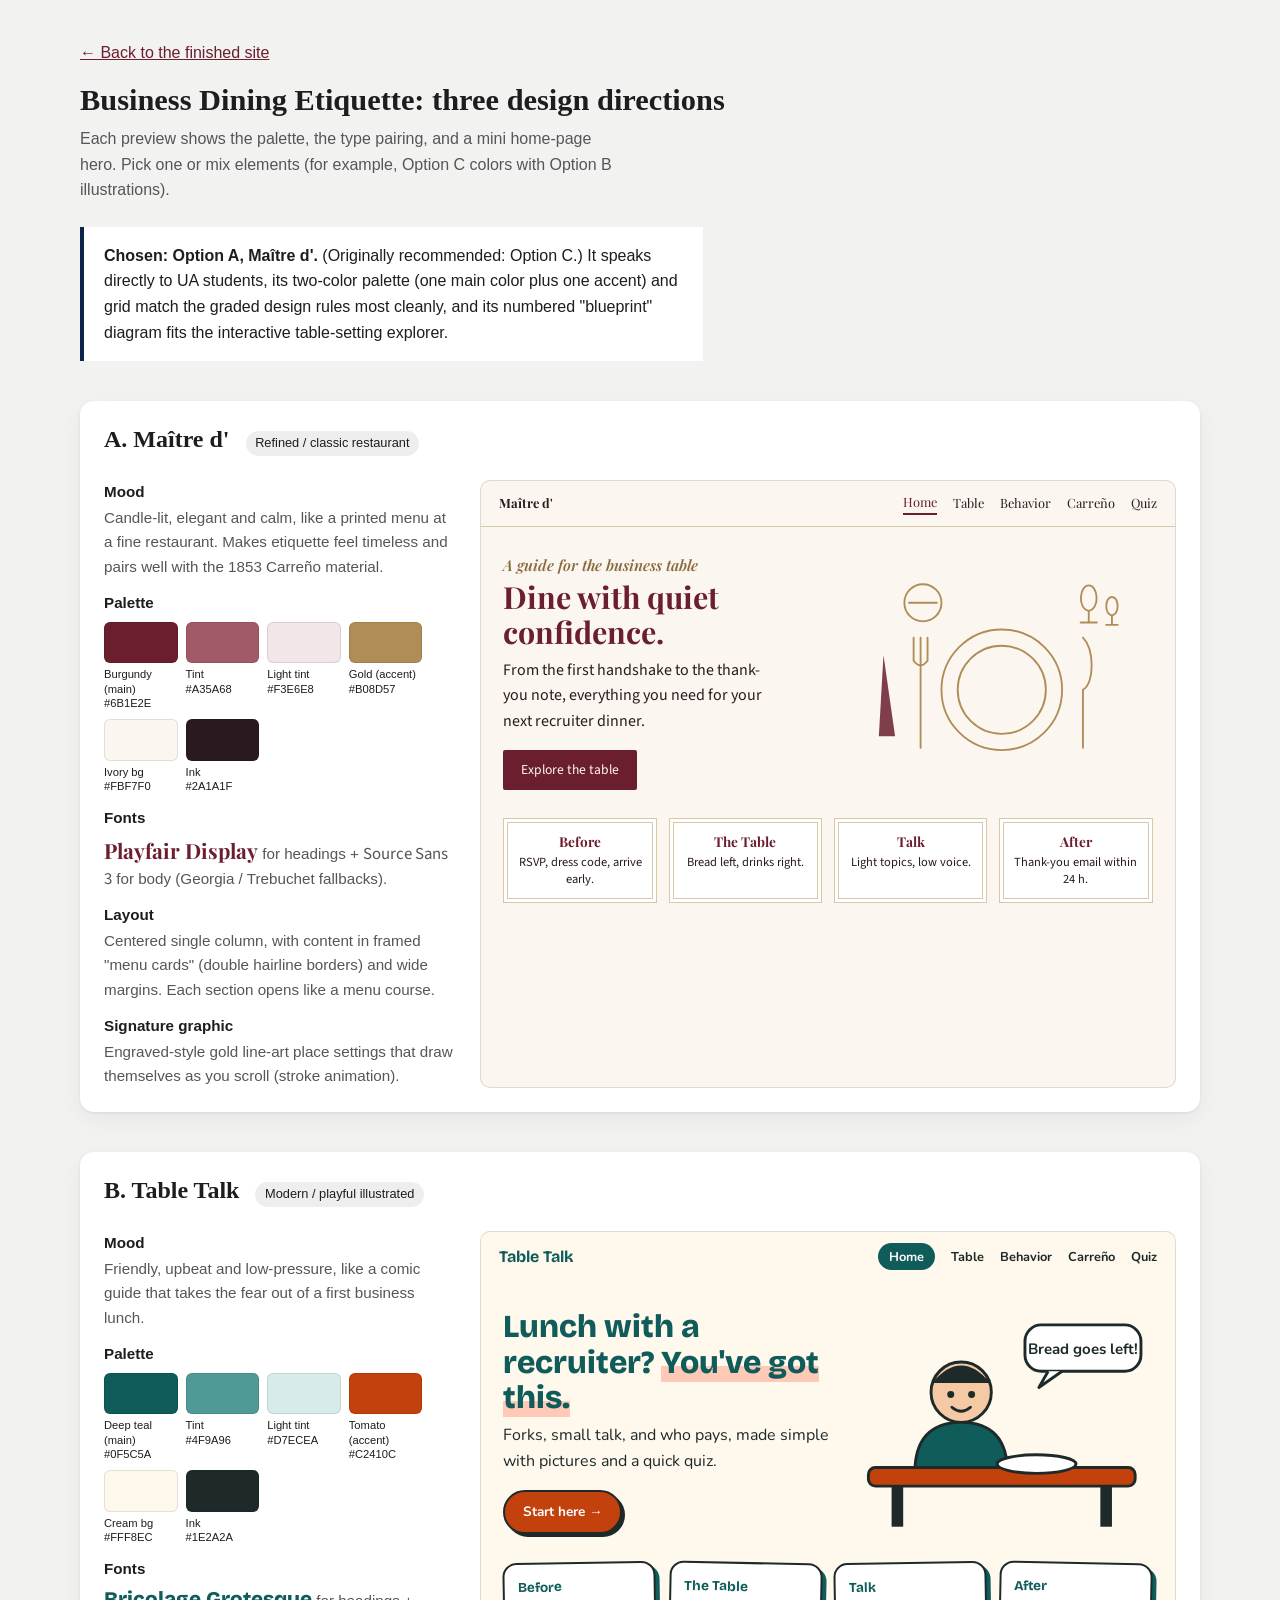
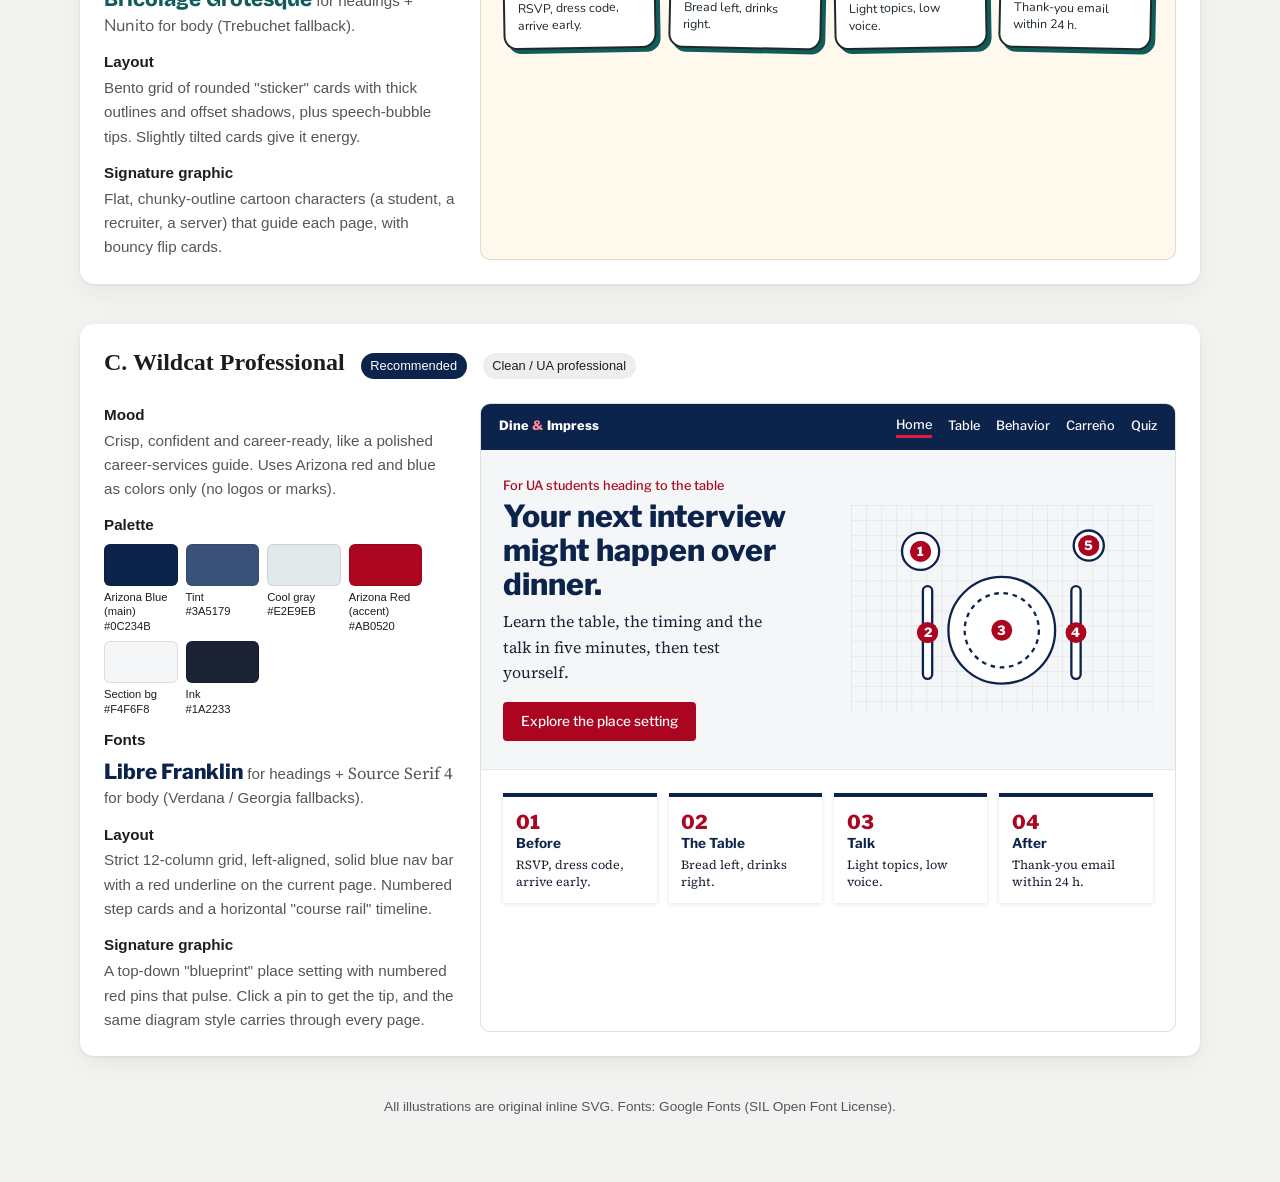
<file: design-options.html>
<!DOCTYPE html>
<html lang="en">
<head>
<meta charset="utf-8">
<meta name="viewport" content="width=device-width, initial-scale=1">
<title>Design Options — Business Dining Etiquette</title>
<link rel="preconnect" href="https://fonts.googleapis.com">
<link rel="preconnect" href="https://fonts.gstatic.com" crossorigin>
<link href="https://fonts.googleapis.com/css2?family=Playfair+Display:ital,wght@0,600;0,700;1,600&family=Source+Sans+3:wght@400;600&family=Bricolage+Grotesque:wght@600;800&family=Nunito:wght@400;700&family=Libre+Franklin:wght@500;800&family=Source+Serif+4:wght@400;600&display=swap" rel="stylesheet">
<style>
  :root {
    --page-bg: #f2f2f0;
    --page-ink: #1d1d1f;
    --muted: #55565a;
  }
  * { box-sizing: border-box; }
  body {
    margin: 0;
    background: var(--page-bg);
    color: var(--page-ink);
    font: 1rem/1.6 Verdana, Geneva, sans-serif;
  }
  .wrap { max-width: 72rem; margin: 0 auto; padding: 2.5rem 1rem 4rem; }
  .intro h1 { font: 700 1.9rem/1.2 Georgia, serif; margin: 0 0 .5rem; }
  .intro p { max-width: 62ch; margin: 0 0 .5rem; color: var(--muted); }
  .recommend {
    margin: 1.5rem 0 2.5rem; padding: 1rem 1.25rem; border-left: 4px solid #0c234b;
    background: #fff; max-width: 70ch;
  }
  .option {
    background: #fff; border-radius: 14px; margin-bottom: 2.5rem; overflow: hidden;
    box-shadow: 0 1px 3px rgba(0,0,0,.08), 0 8px 24px rgba(0,0,0,.05);
  }
  .opt-head { padding: 1.5rem 1.5rem 0; display: flex; flex-wrap: wrap; gap: .5rem 1rem; align-items: baseline; }
  .opt-head h2 { margin: 0; font: 700 1.5rem/1.2 Georgia, serif; }
  .tag { font-size: .8rem; padding: .15rem .6rem; border-radius: 99px; background: #eee; }
  .tag.rec { background: #0c234b; color: #fff; }
  .opt-body { display: grid; grid-template-columns: 1fr; gap: 1.5rem; padding: 1.5rem; }
  @media (min-width: 900px) { .opt-body { grid-template-columns: 22rem 1fr; } }
  dl { margin: 0; font-size: .95rem; }
  dt { font-weight: 700; margin-top: .75rem; }
  dt:first-child { margin-top: 0; }
  dd { margin: .1rem 0 0; color: var(--muted); }
  .swatches { display: flex; flex-wrap: wrap; gap: .5rem; margin-top: .4rem; }
  .sw { width: 4.6rem; font-size: .7rem; line-height: 1.3; color: var(--page-ink); }
  .sw span { display: block; height: 2.6rem; border-radius: 6px; border: 1px solid rgba(0,0,0,.1); margin-bottom: .25rem; }

  /* ===== mini mockups ===== */
  .mock { border-radius: 10px; overflow: hidden; border: 1px solid rgba(0,0,0,.12); }
  .mock nav { display: flex; align-items: center; gap: 1rem; padding: .7rem 1.1rem; font-size: .8rem; flex-wrap: wrap; }
  .mock nav b { margin-right: auto; }
  .mock nav a { text-decoration: none; color: inherit; }
  .mock .hero { display: grid; grid-template-columns: 1fr; gap: 1rem; padding: 1.75rem 1.4rem; align-items: center; }
  @media (min-width: 640px) { .mock .hero { grid-template-columns: 1.1fr 1fr; } }
  .mock h3 { margin: 0 0 .5rem; }
  .mock p { margin: 0 0 1rem; max-width: 34ch; }
  .mock .btn { display: inline-block; padding: .55rem 1.1rem; font-size: .85rem; text-decoration: none; }
  .mock .cards { display: grid; grid-template-columns: repeat(2, 1fr); gap: .75rem; padding: 0 1.4rem 1.6rem; }
  @media (min-width: 640px) { .mock .cards { grid-template-columns: repeat(4, 1fr); } }
  .mock .card { padding: .8rem; font-size: .78rem; line-height: 1.4; }
  .mock .card strong { display: block; font-size: .85rem; margin-bottom: .2rem; }
  .mock svg { width: 100%; height: auto; display: block; }
  .typesample { margin-top: .4rem; }

  /* --- Option A: Maitre d' --- */
  .a { background: #fbf7f0; color: #2a1a1f; font-family: "Source Sans 3", "Trebuchet MS", sans-serif; }
  .a nav { border-bottom: 1px solid #d9c9a8; font-family: "Playfair Display", Georgia, serif; }
  .a nav a[aria-current] { color: #6b1e2e; border-bottom: 2px solid #6b1e2e; }
  .a h3 { font: 700 1.9rem/1.15 "Playfair Display", Georgia, serif; color: #6b1e2e; }
  .a .kicker { font: italic 600 .95rem "Playfair Display", Georgia, serif; color: #8a6a3c; margin-bottom: .3rem; }
  .a .btn { background: #6b1e2e; color: #fbf7f0; border-radius: 2px; }
  .a .card { background: #fff; border: 1px solid #d9c9a8; outline: 1px solid #d9c9a8; outline-offset: -5px; text-align: center; }
  .a .card strong { font-family: "Playfair Display", Georgia, serif; color: #6b1e2e; }
  .a .draw path, .a .draw circle, .a .draw line, .a .draw ellipse { stroke-dasharray: 400; stroke-dashoffset: 400; animation: draw 3s ease forwards; }
  @keyframes draw { to { stroke-dashoffset: 0; } }

  /* --- Option B: Table Talk --- */
  .b { background: #fff8ec; color: #1e2a2a; font-family: "Nunito", "Trebuchet MS", sans-serif; }
  .b nav { font-weight: 700; }
  .b nav b { font-family: "Bricolage Grotesque", "Trebuchet MS", sans-serif; font-size: 1rem; color: #0f5c5a; }
  .b nav a[aria-current] { background: #0f5c5a; color: #fff; padding: .2rem .7rem; border-radius: 99px; }
  .b h3 { font: 800 2rem/1.1 "Bricolage Grotesque", "Trebuchet MS", sans-serif; color: #0f5c5a; }
  .b .hl { background: linear-gradient(transparent 60%, #ffc9b8 60%); }
  .b .btn { background: #c2410c; color: #fff; border-radius: 99px; border: 2px solid #1e2a2a; box-shadow: 3px 3px 0 #1e2a2a; font-weight: 700; }
  .b .card { background: #fff; border: 2px solid #1e2a2a; border-radius: 14px; box-shadow: 4px 4px 0 #0f5c5a; transition: transform .2s; }
  .b .card:nth-child(even) { transform: rotate(1.2deg); }
  .b .card:nth-child(odd) { transform: rotate(-1deg); }
  .b .card strong { font-family: "Bricolage Grotesque", sans-serif; color: #0f5c5a; }
  .b .bob { animation: bob 2.4s ease-in-out infinite; transform-origin: center; }
  @keyframes bob { 50% { transform: translateY(-6px); } }

  /* --- Option C: Wildcat Professional --- */
  .c { background: #ffffff; color: #1a2233; font-family: "Source Serif 4", Georgia, serif; }
  .c nav { background: #0c234b; color: #fff; font-family: "Libre Franklin", Verdana, sans-serif; font-weight: 500; }
  .c nav b { font-weight: 800; letter-spacing: .01em; }
  .c nav b i { font-style: normal; color: #ff8a9a; }
  .c nav a[aria-current] { box-shadow: inset 0 -3px 0 #e8173a; padding-bottom: .2rem; }
  .c .hero { background: #f4f6f8; border-bottom: 1px solid #e2e9eb; }
  .c h3 { font: 800 1.9rem/1.12 "Libre Franklin", Verdana, sans-serif; color: #0c234b; }
  .c .kicker { font: 500 .8rem "Libre Franklin", Verdana, sans-serif; color: #ab0520; margin-bottom: .4rem; }
  .c .btn { background: #ab0520; color: #fff; border-radius: 4px; font-family: "Libre Franklin", Verdana, sans-serif; font-weight: 500; }
  .c .cards { padding-top: 1.4rem; }
  .c .card { border-top: 4px solid #0c234b; background: #fff; box-shadow: 0 1px 4px rgba(12,35,75,.12); }
  .c .card .num { font: 800 1.2rem "Libre Franklin", sans-serif; color: #ab0520; }
  .c .card strong { font-family: "Libre Franklin", sans-serif; color: #0c234b; }
  .c .pin { animation: pulse 2s ease-out infinite; transform-box: fill-box; transform-origin: center; }
  @keyframes pulse { 0% { opacity: .9; transform: scale(1);} 100% { opacity: 0; transform: scale(2.2);} }

  @media (prefers-reduced-motion: reduce) {
    *, *::before, *::after { animation: none !important; transition: none !important; }
    .a .draw * { stroke-dashoffset: 0 !important; }
  }
  footer { text-align: center; color: var(--muted); font-size: .85rem; }
</style>
</head>
<body>
<div class="wrap">

<p style="margin:0 0 1rem"><a href="index.html" style="color:#6b1e2e">← Back to the finished site</a></p>
<header class="intro">
  <h1>Business Dining Etiquette: three design directions</h1>
  <p>Each preview shows the palette, the type pairing, and a mini home-page hero. Pick one or mix elements (for example, Option C colors with Option B illustrations).</p>
</header>

<p class="recommend"><strong>Chosen: Option A, Maître d'.</strong> (Originally recommended: Option C.) It speaks directly to UA students, its two-color palette (one main color plus one accent) and grid match the graded design rules most cleanly, and its numbered "blueprint" diagram fits the interactive table-setting explorer.</p>

<!-- ================= OPTION A ================= -->
<section class="option" aria-labelledby="a-title">
  <div class="opt-head"><h2 id="a-title">A. Maître d'</h2><span class="tag">Refined / classic restaurant</span></div>
  <div class="opt-body">
    <dl>
      <dt>Mood</dt>
      <dd>Candle-lit, elegant and calm, like a printed menu at a fine restaurant. Makes etiquette feel timeless and pairs well with the 1853 Carreño material.</dd>
      <dt>Palette</dt>
      <dd>
        <div class="swatches">
          <div class="sw"><span style="background:#6b1e2e"></span>Burgundy (main)<br>#6B1E2E</div>
          <div class="sw"><span style="background:#a35a68"></span>Tint<br>#A35A68</div>
          <div class="sw"><span style="background:#f3e6e8"></span>Light tint<br>#F3E6E8</div>
          <div class="sw"><span style="background:#b08d57"></span>Gold (accent)<br>#B08D57</div>
          <div class="sw"><span style="background:#fbf7f0"></span>Ivory bg<br>#FBF7F0</div>
          <div class="sw"><span style="background:#2a1a1f"></span>Ink<br>#2A1A1F</div>
        </div>
      </dd>
      <dt>Fonts</dt>
      <dd class="typesample"><span style="font:700 1.3rem 'Playfair Display',Georgia,serif;color:#6b1e2e">Playfair Display</span> for headings + <span style="font:400 1.05rem 'Source Sans 3',sans-serif">Source Sans 3</span> for body (Georgia / Trebuchet fallbacks).</dd>
      <dt>Layout</dt>
      <dd>Centered single column, with content in framed "menu cards" (double hairline borders) and wide margins. Each section opens like a menu course.</dd>
      <dt>Signature graphic</dt>
      <dd>Engraved-style gold line-art place settings that draw themselves as you scroll (stroke animation).</dd>
    </dl>

    <div class="mock a" aria-label="Option A mini home page preview">
      <nav><b>Maître d'</b><a aria-current="page" href="#a-title">Home</a><a href="#a-title">Table</a><a href="#a-title">Behavior</a><a href="#a-title">Carreño</a><a href="#a-title">Quiz</a></nav>
      <div class="hero">
        <div>
          <div class="kicker">A guide for the business table</div>
          <h3>Dine with quiet confidence.</h3>
          <p>From the first handshake to the thank-you note, everything you need for your next recruiter dinner.</p>
          <a class="btn" href="#a-title">Explore the table</a>
        </div>
        <svg class="draw" viewBox="0 0 260 180" role="img" aria-label="Line drawing of a formal place setting">
          <g fill="none" stroke="#b08d57" stroke-width="1.6" stroke-linecap="round">
            <circle cx="130" cy="105" r="52"/><circle cx="130" cy="105" r="38"/>
            <path d="M60 60v95M54 60v20q6 8 12 0V60"/>
            <path d="M200 60c10 10 10 40 0 45v50"/>
            <circle cx="62" cy="30" r="16"/><path d="M50 30h24"/>
            <path d="M205 15c-8 0-10 20 0 22c10-2 8-22 0-22zM205 37v10M198 47h14"/>
            <path d="M225 25c-6 0-7 14 0 16c7-2 6-16 0-16zM225 41v8M220 49h10"/>
          </g>
          <path class="napkin" d="M28 75l10 70h-14z" fill="#6b1e2e" opacity=".85"/>
        </svg>
      </div>
      <div class="cards">
        <div class="card"><strong>Before</strong>RSVP, dress code, arrive early.</div>
        <div class="card"><strong>The Table</strong>Bread left, drinks right.</div>
        <div class="card"><strong>Talk</strong>Light topics, low voice.</div>
        <div class="card"><strong>After</strong>Thank-you email within 24 h.</div>
      </div>
    </div>
  </div>
</section>

<!-- ================= OPTION B ================= -->
<section class="option" aria-labelledby="b-title">
  <div class="opt-head"><h2 id="b-title">B. Table Talk</h2><span class="tag">Modern / playful illustrated</span></div>
  <div class="opt-body">
    <dl>
      <dt>Mood</dt>
      <dd>Friendly, upbeat and low-pressure, like a comic guide that takes the fear out of a first business lunch.</dd>
      <dt>Palette</dt>
      <dd>
        <div class="swatches">
          <div class="sw"><span style="background:#0f5c5a"></span>Deep teal (main)<br>#0F5C5A</div>
          <div class="sw"><span style="background:#4f9a96"></span>Tint<br>#4F9A96</div>
          <div class="sw"><span style="background:#d7ecea"></span>Light tint<br>#D7ECEA</div>
          <div class="sw"><span style="background:#c2410c"></span>Tomato (accent)<br>#C2410C</div>
          <div class="sw"><span style="background:#fff8ec"></span>Cream bg<br>#FFF8EC</div>
          <div class="sw"><span style="background:#1e2a2a"></span>Ink<br>#1E2A2A</div>
        </div>
      </dd>
      <dt>Fonts</dt>
      <dd class="typesample"><span style="font:800 1.3rem 'Bricolage Grotesque',sans-serif;color:#0f5c5a">Bricolage Grotesque</span> for headings + <span style="font:400 1.05rem 'Nunito',sans-serif">Nunito</span> for body (Trebuchet fallback).</dd>
      <dt>Layout</dt>
      <dd>Bento grid of rounded "sticker" cards with thick outlines and offset shadows, plus speech-bubble tips. Slightly tilted cards give it energy.</dd>
      <dt>Signature graphic</dt>
      <dd>Flat, chunky-outline cartoon characters (a student, a recruiter, a server) that guide each page, with bouncy flip cards.</dd>
    </dl>

    <div class="mock b" aria-label="Option B mini home page preview">
      <nav><b>Table Talk</b><a aria-current="page" href="#b-title">Home</a><a href="#b-title">Table</a><a href="#b-title">Behavior</a><a href="#b-title">Carreño</a><a href="#b-title">Quiz</a></nav>
      <div class="hero">
        <div>
          <h3>Lunch with a recruiter? <span class="hl">You've got this.</span></h3>
          <p>Forks, small talk, and who pays, made simple with pictures and a quick quiz.</p>
          <a class="btn" href="#b-title">Start here →</a>
        </div>
        <svg viewBox="0 0 260 190" role="img" aria-label="Cartoon student sitting at a table with a plate and a speech bubble saying Bread goes left">
          <g class="bob">
            <rect x="150" y="12" width="100" height="40" rx="14" fill="#fff" stroke="#1e2a2a" stroke-width="2.5"/>
            <path d="M170 52l-8 14 20-14" fill="#fff" stroke="#1e2a2a" stroke-width="2.5" stroke-linejoin="round"/>
            <text x="200" y="37" text-anchor="middle" font-family="Nunito, sans-serif" font-weight="700" font-size="13" fill="#1e2a2a">Bread goes left!</text>
          </g>
          <circle cx="95" cy="70" r="26" fill="#f6c9a5" stroke="#1e2a2a" stroke-width="2.5"/>
          <path d="M70 62q25-30 50 0" fill="#1e2a2a"/>
          <circle cx="86" cy="72" r="3" fill="#1e2a2a"/><circle cx="104" cy="72" r="3" fill="#1e2a2a"/>
          <path d="M87 83q8 7 16 0" fill="none" stroke="#1e2a2a" stroke-width="2.5" stroke-linecap="round"/>
          <path d="M55 140q0-44 40-44t40 44" fill="#0f5c5a" stroke="#1e2a2a" stroke-width="2.5"/>
          <rect x="15" y="135" width="230" height="16" rx="6" fill="#c2410c" stroke="#1e2a2a" stroke-width="2.5"/>
          <ellipse cx="160" cy="132" rx="34" ry="8" fill="#fff" stroke="#1e2a2a" stroke-width="2.5"/>
          <rect x="35" y="151" width="10" height="35" fill="#1e2a2a"/><rect x="215" y="151" width="10" height="35" fill="#1e2a2a"/>
        </svg>
      </div>
      <div class="cards">
        <div class="card"><strong>Before</strong>RSVP, dress code, arrive early.</div>
        <div class="card"><strong>The Table</strong>Bread left, drinks right.</div>
        <div class="card"><strong>Talk</strong>Light topics, low voice.</div>
        <div class="card"><strong>After</strong>Thank-you email within 24 h.</div>
      </div>
    </div>
  </div>
</section>

<!-- ================= OPTION C ================= -->
<section class="option" aria-labelledby="c-title">
  <div class="opt-head"><h2 id="c-title">C. Wildcat Professional</h2><span class="tag rec">Recommended</span><span class="tag">Clean / UA professional</span></div>
  <div class="opt-body">
    <dl>
      <dt>Mood</dt>
      <dd>Crisp, confident and career-ready, like a polished career-services guide. Uses Arizona red and blue as colors only (no logos or marks).</dd>
      <dt>Palette</dt>
      <dd>
        <div class="swatches">
          <div class="sw"><span style="background:#0c234b"></span>Arizona Blue (main)<br>#0C234B</div>
          <div class="sw"><span style="background:#3a5179"></span>Tint<br>#3A5179</div>
          <div class="sw"><span style="background:#e2e9eb"></span>Cool gray<br>#E2E9EB</div>
          <div class="sw"><span style="background:#ab0520"></span>Arizona Red (accent)<br>#AB0520</div>
          <div class="sw"><span style="background:#f4f6f8"></span>Section bg<br>#F4F6F8</div>
          <div class="sw"><span style="background:#1a2233"></span>Ink<br>#1A2233</div>
        </div>
      </dd>
      <dt>Fonts</dt>
      <dd class="typesample"><span style="font:800 1.3rem 'Libre Franklin',sans-serif;color:#0c234b">Libre Franklin</span> for headings + <span style="font:400 1.05rem 'Source Serif 4',Georgia,serif">Source Serif 4</span> for body (Verdana / Georgia fallbacks).</dd>
      <dt>Layout</dt>
      <dd>Strict 12-column grid, left-aligned, solid blue nav bar with a red underline on the current page. Numbered step cards and a horizontal "course rail" timeline.</dd>
      <dt>Signature graphic</dt>
      <dd>A top-down "blueprint" place setting with numbered red pins that pulse. Click a pin to get the tip, and the same diagram style carries through every page.</dd>
    </dl>

    <div class="mock c" aria-label="Option C mini home page preview">
      <nav><b>Dine <i>&amp;</i> Impress</b><a aria-current="page" href="#c-title">Home</a><a href="#c-title">Table</a><a href="#c-title">Behavior</a><a href="#c-title">Carreño</a><a href="#c-title">Quiz</a></nav>
      <div class="hero">
        <div>
          <div class="kicker">For UA students heading to the table</div>
          <h3>Your next interview might happen over dinner.</h3>
          <p>Learn the table, the timing and the talk in five minutes, then test yourself.</p>
          <a class="btn" href="#c-title">Explore the place setting</a>
        </div>
        <svg viewBox="0 0 260 180" role="img" aria-label="Top-down diagram of a place setting with numbered pins on the bread plate, fork, plate, knife and glass">
          <defs><pattern id="grid" width="13" height="13" patternUnits="userSpaceOnUse"><path d="M13 0H0V13" fill="none" stroke="#d5dde3" stroke-width=".8"/></pattern></defs>
          <rect width="260" height="180" fill="url(#grid)"/>
          <g fill="#fff" stroke="#0c234b" stroke-width="2">
            <circle cx="130" cy="108" r="46"/><circle cx="130" cy="108" r="32" fill="none" stroke-dasharray="4 4"/>
            <circle cx="60" cy="40" r="16"/>
            <rect x="62" y="70" width="8" height="80" rx="4"/><rect x="190" y="70" width="8" height="80" rx="4"/>
            <circle cx="205" cy="35" r="13"/>
          </g>
          <g font-family="Libre Franklin, sans-serif" font-weight="800" font-size="11" fill="#fff" text-anchor="middle">
            <circle class="pin" cx="60" cy="40" r="9" fill="#ab0520"/><circle cx="60" cy="40" r="9" fill="#ab0520"/><text x="60" y="44">1</text>
            <circle class="pin" cx="66" cy="110" r="9" fill="#ab0520"/><circle cx="66" cy="110" r="9" fill="#ab0520"/><text x="66" y="114">2</text>
            <circle cx="130" cy="108" r="9" fill="#ab0520"/><text x="130" y="112">3</text>
            <circle cx="194" cy="110" r="9" fill="#ab0520"/><text x="194" y="114">4</text>
            <circle class="pin" cx="205" cy="35" r="9" fill="#ab0520"/><circle cx="205" cy="35" r="9" fill="#ab0520"/><text x="205" y="39">5</text>
          </g>
        </svg>
      </div>
      <div class="cards">
        <div class="card"><span class="num">01</span><strong>Before</strong>RSVP, dress code, arrive early.</div>
        <div class="card"><span class="num">02</span><strong>The Table</strong>Bread left, drinks right.</div>
        <div class="card"><span class="num">03</span><strong>Talk</strong>Light topics, low voice.</div>
        <div class="card"><span class="num">04</span><strong>After</strong>Thank-you email within 24 h.</div>
      </div>
    </div>
  </div>
</section>

<footer>All illustrations are original inline SVG. Fonts: Google Fonts (SIL Open Font License).</footer>
</div>
</body>
</html>
</file>
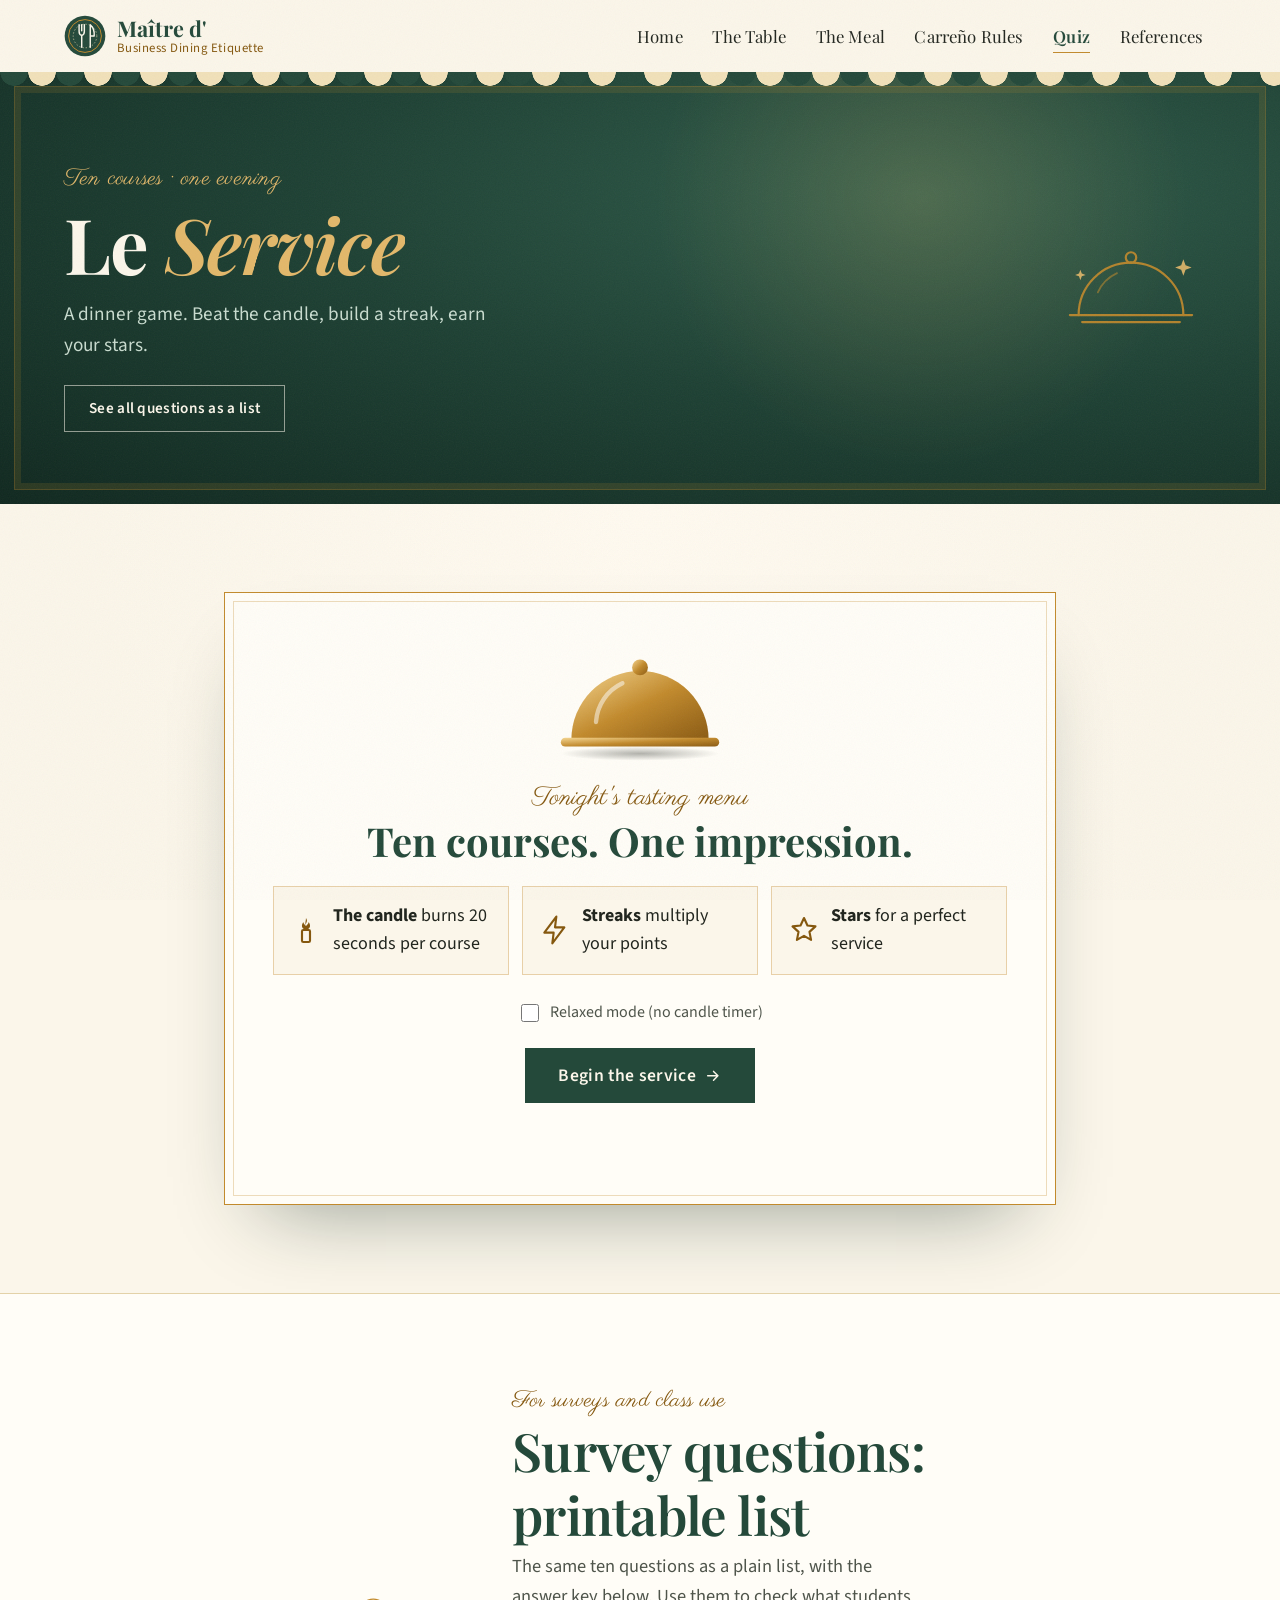
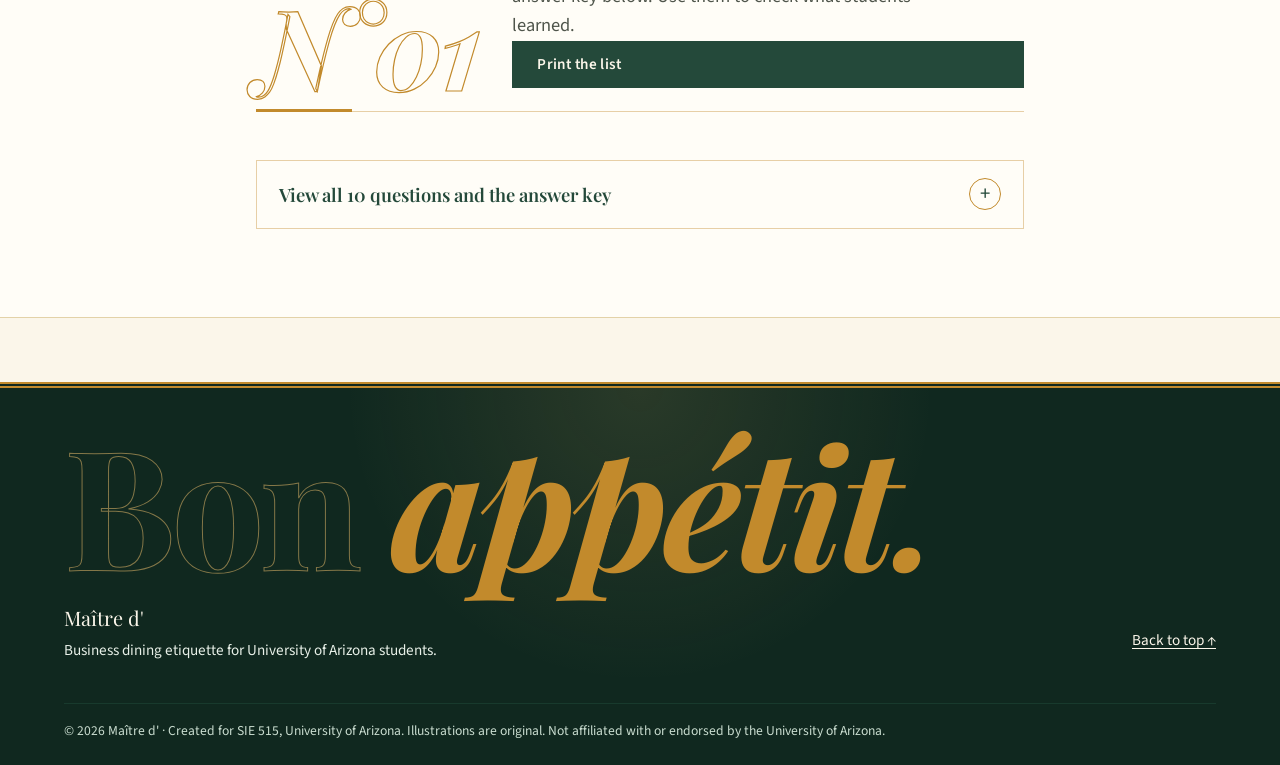
<file: quiz.html>
<!DOCTYPE html>
<html lang="en" class="no-js">
<head>
<meta charset="utf-8">
<meta name="viewport" content="width=device-width, initial-scale=1">
<title>Quiz: Test Your Table Manners | Maître d'</title>
<meta name="description" content="Ten questions on business dining etiquette with instant feedback, plus a printable list with an answer key.">
<link rel="icon" href="assets/img/favicon.svg" type="image/svg+xml">
<link rel="preconnect" href="https://fonts.googleapis.com">
<link rel="preconnect" href="https://fonts.gstatic.com" crossorigin>
<link href="https://fonts.googleapis.com/css2?family=Playfair+Display:ital,wght@0,600;0,700;1,600&amp;family=Parisienne&amp;family=Source+Sans+3:wght@400;600;700&amp;display=swap" rel="stylesheet">
<link rel="stylesheet" href="assets/css/style.css">
<script src="assets/js/main.js" defer></script>
</head>
<body id="top">
<a class="skip-link" href="#main">Skip to main content</a>

<header class="site-header">
  <div class="wrap header-inner">
    <a class="brand" href="index.html">
      <img src="assets/img/logo.svg" alt="" width="42" height="42">
      <span class="brand-text">
        <span class="brand-name">Maître d'</span>
        <span class="brand-sub">Business Dining Etiquette</span>
      </span>
      <span class="visually-hidden">(Home)</span>
    </a>
    <button class="nav-toggle" type="button" aria-expanded="false" aria-controls="site-nav">
      <span class="nav-toggle-bars" aria-hidden="true"></span> Menu
    </button>
    <nav class="site-nav" id="site-nav" aria-label="Main">
      <ul>
        <li><a href="index.html">Home</a></li>
        <li><a href="table.html">The Table</a></li>
        <li><a href="behavior.html">The Meal</a></li>
        <li><a href="carreno.html">Carreño Rules</a></li>
        <li><a href="quiz.html" aria-current="page">Quiz</a></li>
        <li><a href="references.html">References</a></li>
      </ul>
    </nav>
  </div>
</header>

<main id="main" tabindex="-1">
<!-- Shared gradients for the 3D-style icons and dishes -->
<svg width="0" height="0" style="position:absolute" aria-hidden="true" focusable="false">
  <defs>
    <linearGradient id="g3-green" x1="0" y1="0" x2="0" y2="1"><stop offset="0" stop-color="#4f8068"/><stop offset="1" stop-color="#183a2d"/></linearGradient>
    <linearGradient id="g3-cream" x1="0" y1="0" x2="0" y2="1"><stop offset="0" stop-color="#ffffff"/><stop offset="1" stop-color="#e6d6b0"/></linearGradient>
    <linearGradient id="g3-cream2" x1="0" y1="0" x2="0" y2="1"><stop offset="0" stop-color="#f4e8cc"/><stop offset="1" stop-color="#d8c393"/></linearGradient>
    <linearGradient id="g3-brass" x1="0" y1="0" x2="1" y2="1"><stop offset="0" stop-color="#f6d690"/><stop offset=".5" stop-color="#c28a2c"/><stop offset="1" stop-color="#8a5a12"/></linearGradient>
    <radialGradient id="g3-plate" cx=".4" cy=".35" r=".75"><stop offset="0" stop-color="#ffffff"/><stop offset=".7" stop-color="#f3ede0"/><stop offset="1" stop-color="#d9cfb8"/></radialGradient>
    <linearGradient id="g3-rim" x1="0" y1="0" x2="0" y2="1"><stop offset="0" stop-color="#ffffff"/><stop offset="1" stop-color="#d6ccb4"/></linearGradient>
    <radialGradient id="g3-wine" cx=".35" cy=".3" r=".8"><stop offset="0" stop-color="#c4545c"/><stop offset="1" stop-color="#6e1d24"/></radialGradient>
    <radialGradient id="g3-shadow" cx=".5" cy=".5" r=".5"><stop offset="0" stop-color="#22261f" stop-opacity=".35"/><stop offset="1" stop-color="#22261f" stop-opacity="0"/></radialGradient>
    <linearGradient id="g3-chicken" x1="0" y1="0" x2="0" y2="1"><stop offset="0" stop-color="#e8b06a"/><stop offset="1" stop-color="#9a5a20"/></linearGradient>
    <linearGradient id="g3-pasta" x1="0" y1="0" x2="0" y2="1"><stop offset="0" stop-color="#f8e19a"/><stop offset="1" stop-color="#d6a640"/></linearGradient>
    <radialGradient id="g3-red" cx=".35" cy=".3" r=".8"><stop offset="0" stop-color="#e2664f"/><stop offset="1" stop-color="#9b2c22"/></radialGradient>
    <linearGradient id="g3-leaf" x1="0" y1="0" x2="1" y2="1"><stop offset="0" stop-color="#a7d17f"/><stop offset="1" stop-color="#3f7a3a"/></linearGradient>
    <linearGradient id="g3-salmon" x1="0" y1="0" x2="0" y2="1"><stop offset="0" stop-color="#f8b08a"/><stop offset="1" stop-color="#d0603e"/></linearGradient>
    <radialGradient id="g3-lemon" cx=".35" cy=".3" r=".8"><stop offset="0" stop-color="#fff3a0"/><stop offset="1" stop-color="#e2b21c"/></radialGradient>
    <linearGradient id="g3-soup" x1="0" y1="0" x2="0" y2="1"><stop offset="0" stop-color="#f3cf7a"/><stop offset="1" stop-color="#b9772a"/></linearGradient>
  </defs>
</svg>

<section class="page-hero">
  <div class="wrap">
    <span class="kicker">Ten courses · one evening</span>
    <h1>Le <em>Service</em></h1>
    <p class="lead">A dinner game. Beat the candle, build a streak, earn your stars.</p>
    <div class="btn-row">
      <a class="btn btn--ghost btn--small" href="#survey-list">See all questions as a list</a>
    </div>
  </div>
</section>

<section class="section section--game no-print" aria-labelledby="game-title">
  <div class="wrap">
    <h2 id="game-title" class="visually-hidden">Le Service: the quiz game</h2>
    <noscript><p>The game needs JavaScript. You can still use the printable list and answer key below.</p></noscript>

    <div class="svc" id="svc">
      <!-- START -->
      <div class="svc-screen svc-start" id="svc-start">
        <svg class="svc-cloche-big" viewBox="0 0 200 140" aria-hidden="true">
          <ellipse cx="100" cy="128" rx="90" ry="8" fill="url(#g3-shadow)"/>
          <path d="M22 112a78 78 0 0 1 156 0z" fill="url(#g3-brass)"/>
          <rect x="10" y="110" width="180" height="10" rx="5" fill="url(#g3-brass)"/>
          <circle cx="100" cy="30" r="9" fill="url(#g3-brass)"/>
          <path d="M50 92a52 52 0 0 1 30-44" stroke="#fff" stroke-width="5" stroke-linecap="round" fill="none" opacity=".5"/>
        </svg>
        <p class="svc-eyebrow">Tonight's tasting menu</p>
        <p class="svc-title">Ten courses. One impression.</p>
        <ul class="svc-rules">
          <li><svg viewBox="0 0 24 24" aria-hidden="true"><path d="M12 3c2 3-1 4 0 6 1-1 2-2 2-3 2 3 1 5-2 6-3-1-4-3-2-6 0 1 1 2 2 3-1-2 0-4 0-6z" fill="currentColor"/><rect x="9" y="12" width="6" height="9" rx="1" fill="none" stroke="currentColor" stroke-width="1.6"/></svg><span><b>The candle</b> burns 20 seconds per course</span></li>
          <li><svg viewBox="0 0 24 24" aria-hidden="true"><path d="M13 2L4 14h7l-1 8 9-12h-7z" fill="none" stroke="currentColor" stroke-width="1.6" stroke-linejoin="round"/></svg><span><b>Streaks</b> multiply your points</span></li>
          <li><svg viewBox="0 0 24 24" aria-hidden="true"><path d="M12 3l2.6 5.6 6 .7-4.5 4.1 1.2 6-5.3-3-5.3 3 1.2-6L3.4 9.3l6-.7z" fill="none" stroke="currentColor" stroke-width="1.6" stroke-linejoin="round"/></svg><span><b>Stars</b> for a perfect service</span></li>
        </ul>
        <label class="svc-relax"><input type="checkbox" id="svc-relaxed"> <span>Relaxed mode (no candle timer)</span></label>
        <button class="btn svc-go" type="button" id="svc-go">Begin the service <svg class="btn-arrow" viewBox="0 0 24 24" aria-hidden="true"><path d="M5 12h14M13 6l6 6-6 6" fill="none" stroke="currentColor" stroke-width="2" stroke-linecap="round" stroke-linejoin="round"/></svg></button>
        <p class="svc-best" id="svc-best"></p>
      </div>

      <!-- PLAY -->
      <div class="svc-screen svc-play" id="svc-play" hidden>
        <div class="svc-hud">
          <div class="hud-course"><span class="hud-label">Course</span><span class="hud-big" id="hud-course">1</span><span class="hud-of">/ 10</span></div>
          <div class="hud-candle" id="hud-candle" aria-hidden="true">
            <svg viewBox="0 0 40 90">
              <g class="flame"><path d="M20 4c6 8 7 14 0 20-7-6-6-12 0-20z" fill="#f6c453"/><path d="M20 12c3 5 3 8 0 11-3-3-3-6 0-11z" fill="#fff3c4"/></g>
              <rect class="wax" id="wax" x="12" y="26" width="16" height="58" rx="3" fill="url(#g3-cream)" stroke="#c28a2c" stroke-width="1.2"/>
              <rect x="6" y="84" width="28" height="5" rx="2.5" fill="url(#g3-brass)"/>
            </svg>
            <span class="hud-time" id="hud-time">20</span>
          </div>
          <div class="hud-score"><span class="hud-label">Score</span><span class="hud-big" id="hud-score">0</span><span class="hud-streak" id="hud-streak"></span></div>
        </div>
        <div class="svc-dots" id="svc-dots" aria-hidden="true"></div>

        <div class="svc-stage">
          <div class="svc-lid" id="svc-lid" aria-hidden="true">
            <svg viewBox="0 0 200 120"><path d="M22 104a78 78 0 0 1 156 0z" fill="url(#g3-brass)"/><rect x="10" y="102" width="180" height="10" rx="5" fill="url(#g3-brass)"/><circle cx="100" cy="22" r="9" fill="url(#g3-brass)"/><path d="M50 84a52 52 0 0 1 30-44" stroke="#fff" stroke-width="5" stroke-linecap="round" fill="none" opacity=".5"/></svg>
          </div>
          <div class="svc-card" id="svc-card">
            <p class="svc-type" id="svc-type"></p>
            <p class="svc-q" id="svc-q" tabindex="-1"></p>
            <div class="svc-plates" id="svc-plates"></div>
            <form class="svc-short" id="svc-short" hidden>
              <label class="visually-hidden" for="svc-input">Your answer</label>
              <input id="svc-input" type="text" autocomplete="off" placeholder="Type your answer…">
              <button class="btn" type="submit">Serve it</button>
            </form>
            <div class="svc-fb" id="svc-fb" aria-live="assertive"></div>
            <button class="btn svc-next" type="button" id="svc-next" hidden>Next course <svg class="btn-arrow" viewBox="0 0 24 24" aria-hidden="true"><path d="M5 12h14M13 6l6 6-6 6" fill="none" stroke="currentColor" stroke-width="2" stroke-linecap="round" stroke-linejoin="round"/></svg></button>
          </div>
          <span class="svc-pop" id="svc-pop" aria-hidden="true"></span>
        </div>
        <p class="svc-keys">Keys: <kbd>1</kbd>–<kbd>4</kbd> to answer · <kbd>Enter</kbd> for the next course</p>
      </div>

      <!-- END -->
      <div class="svc-screen svc-end" id="svc-end" hidden>
        <p class="svc-eyebrow">The critic's verdict</p>
        <div class="svc-stars" id="svc-stars" aria-hidden="true">
          <svg viewBox="0 0 24 24"><path d="M12 2l2.9 6.2 6.8.8-5 4.7 1.3 6.7L12 17l-6 3.4 1.3-6.7-5-4.7 6.8-.8z"/></svg>
          <svg viewBox="0 0 24 24"><path d="M12 2l2.9 6.2 6.8.8-5 4.7 1.3 6.7L12 17l-6 3.4 1.3-6.7-5-4.7 6.8-.8z"/></svg>
          <svg viewBox="0 0 24 24"><path d="M12 2l2.9 6.2 6.8.8-5 4.7 1.3 6.7L12 17l-6 3.4 1.3-6.7-5-4.7 6.8-.8z"/></svg>
        </div>
        <p class="svc-title" id="end-title"></p>
        <p class="svc-final"><span id="end-score">0</span> points · <span id="end-correct">0</span>/10 correct</p>
        <p class="svc-best" id="end-best"></p>
        <ol class="svc-recap" id="svc-recap"></ol>
        <div class="btn-row" style="justify-content:center">
          <button class="btn" type="button" id="svc-again">Serve it again</button>
          <a class="btn btn--ghost" href="table.html">Review the table</a>
        </div>
      </div>
    </div>
  </div>
</section>

<section class="section section--paper print-list" id="survey-list" aria-labelledby="list-title">
  <div class="wrap narrow">
    <div class="section-head">
      <span class="kicker">For surveys and class use</span>
      <h2 id="list-title">Survey questions: printable list</h2>
      <p>The same ten questions as a plain list, with the answer key below. Use them to check what students learned.</p>
      <button class="btn btn--small no-print" type="button" id="print-btn">Print the list</button>
    </div>

    <details class="survey-details" id="survey-details">
      <summary>View all 10 questions and the answer key</summary>
      <div class="survey-body">
    <ol>
      <li><strong>Multiple choice.</strong> Where is your bread plate?
        <ol><li>Upper left, above the forks</li><li>Upper right, above the knife</li><li>Directly above the dinner plate</li><li>Wherever there is room</li></ol></li>
      <li><strong>Multiple choice.</strong> Soup is the first course. Which utensil do you use?
        <ol><li>The spoon farthest to the right</li><li>The fork farthest to the left</li><li>The spoon above the plate</li><li>The utensil closest to the plate</li></ol></li>
      <li><strong>True or false.</strong> You should start eating as soon as your plate arrives so your food doesn't get cold.</li>
      <li><strong>Multiple choice.</strong> When should you arrive at a business meal?
        <ol><li>Exactly on time</li><li>5–10 minutes early</li><li>30 minutes early</li><li>A few minutes late, so the host is ready</li></ol></li>
      <li><strong>Multiple choice.</strong> Which is the best choice to order?
        <ol><li>The most expensive steak</li><li>Spaghetti with tomato sauce</li><li>A mid-priced chicken or fish dish</li><li>Nothing, just a drink</li></ol></li>
      <li><strong>True or false.</strong> Keeping your phone face up on the table is fine if you're waiting for a call.</li>
      <li><strong>Multiple choice.</strong> The salt is at the far end of the table. What do you do?
        <ol><li>Reach across to get it</li><li>Stand up and walk over</li><li>Ask the person nearest to pass it</li><li>Do without</li></ol></li>
      <li><strong>Multiple choice.</strong> How do you show the server you have finished eating?
        <ol><li>Fork and knife side by side on the plate</li><li>Fork and knife crossed on the plate</li><li>Push the plate away</li><li>Put your napkin on the plate</li></ol></li>
      <li><strong>True or false.</strong> According to Carreño, you may use the knife to bring food to your mouth once you've finished cutting.</li>
      <li><strong>Short answer.</strong> When should you send a thank-you note after a business meal, and what should it mention?</li>
    </ol>

    <div class="answer-key">
      <h3>Answer key</h3>
      <ol>
        <li>A. Upper left (B·M·W: bread, meal, water).</li>
        <li>A. Utensils are used from the outside in.</li>
        <li>False. Wait until everyone is served and the host begins.</li>
        <li>B. 5–10 minutes early.</li>
        <li>C. Mid-priced and easy to eat.</li>
        <li>False. Keep it silent and out of sight.</li>
        <li>C. Ask; never reach across someone.</li>
        <li>A. Side by side on the plate.</li>
        <li>False. The knife only cuts and serves.</li>
        <li>Within 24 hours; thank the host and mention something specific from the conversation.</li>
      </ol>
    </div>
      </div>
    </details>
  </div>
</section>
</main>

<footer class="site-footer">
  <div class="wrap">
    <p class="footer-mega" aria-hidden="true">Bon <em>appétit.</em></p>
    <div class="footer-grid">
      <div>
        <p class="footer-brand">Maître d'</p>
        <p>Business dining etiquette for University of Arizona students.</p>
      </div>
      <a class="to-top" href="#top">Back to top ↑</a>
    </div>
    <p class="footer-small">© <span data-year>2026</span> Maître d' · Created for SIE 515, University of Arizona. Illustrations are original. Not affiliated with or endorsed by the University of Arizona.</p>
  </div>
</footer>
<script src="assets/js/quiz.js" defer></script>
</body>
</html>
</file>
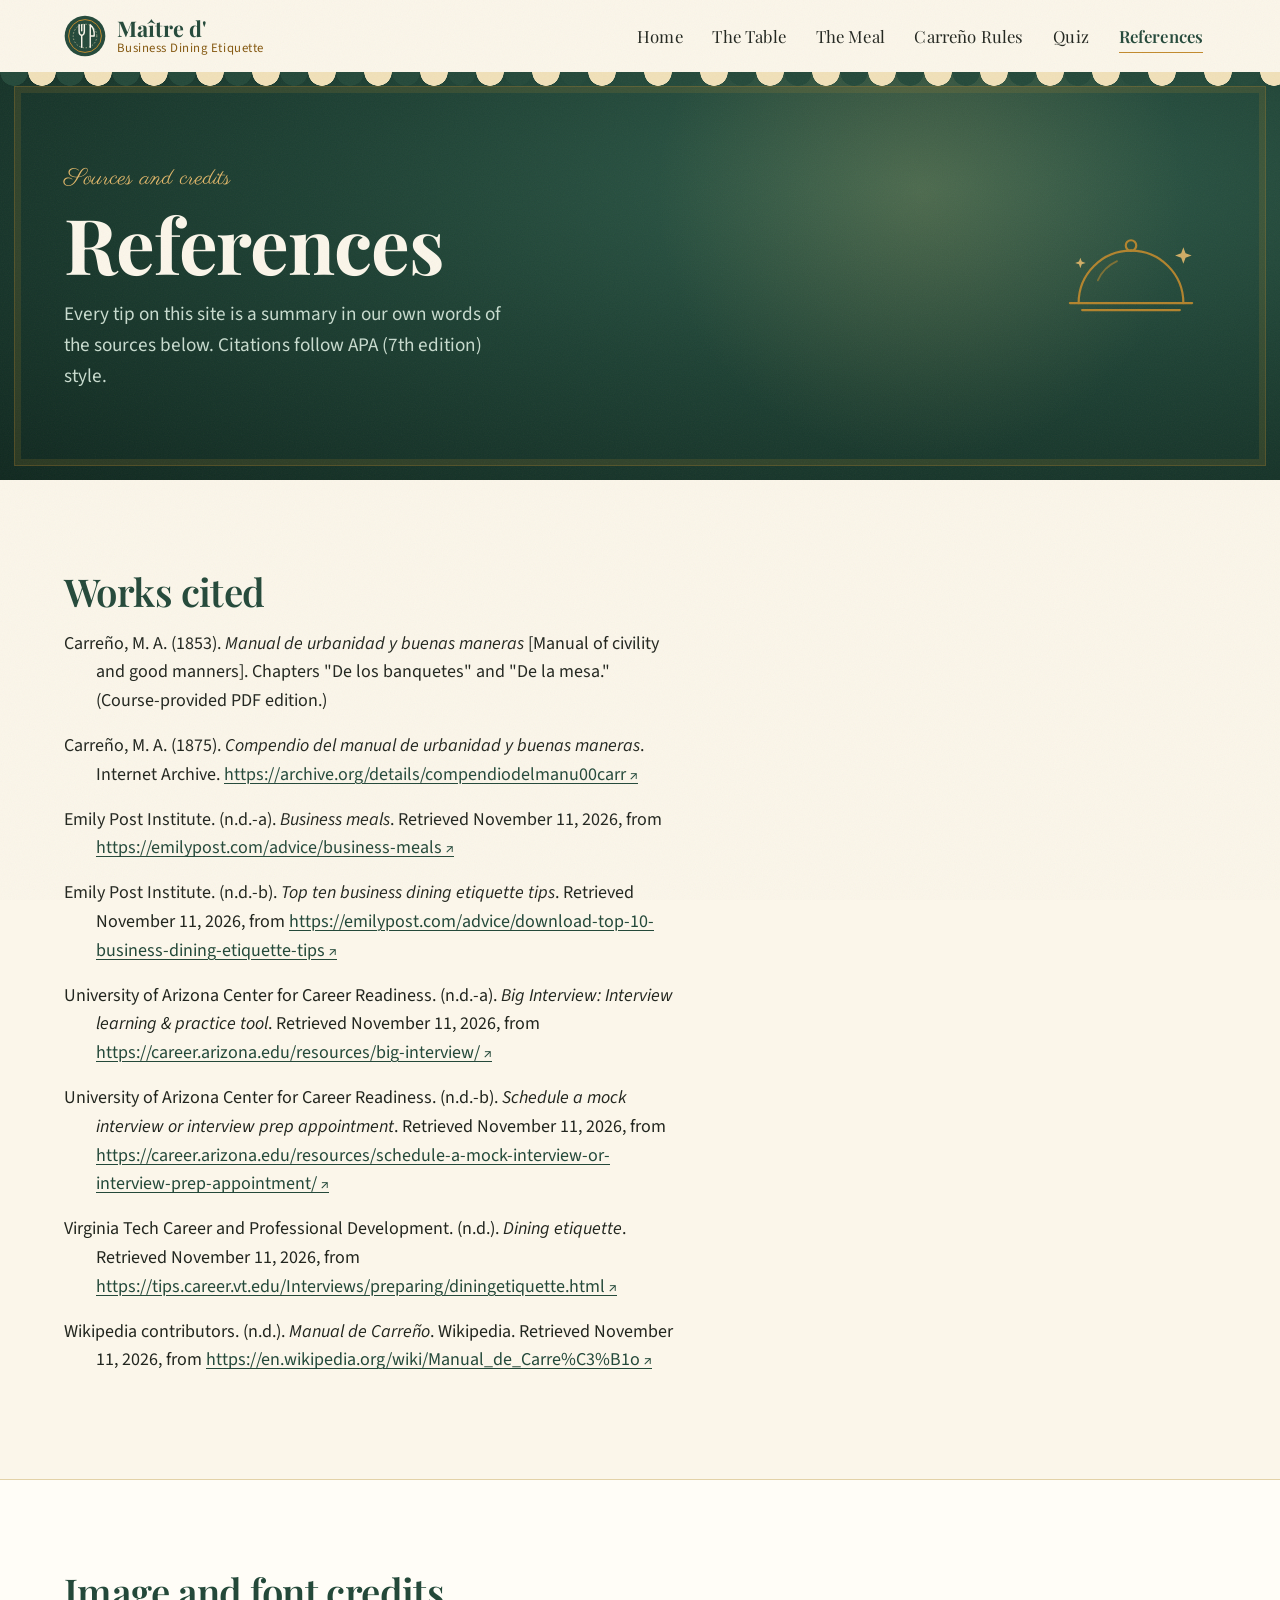
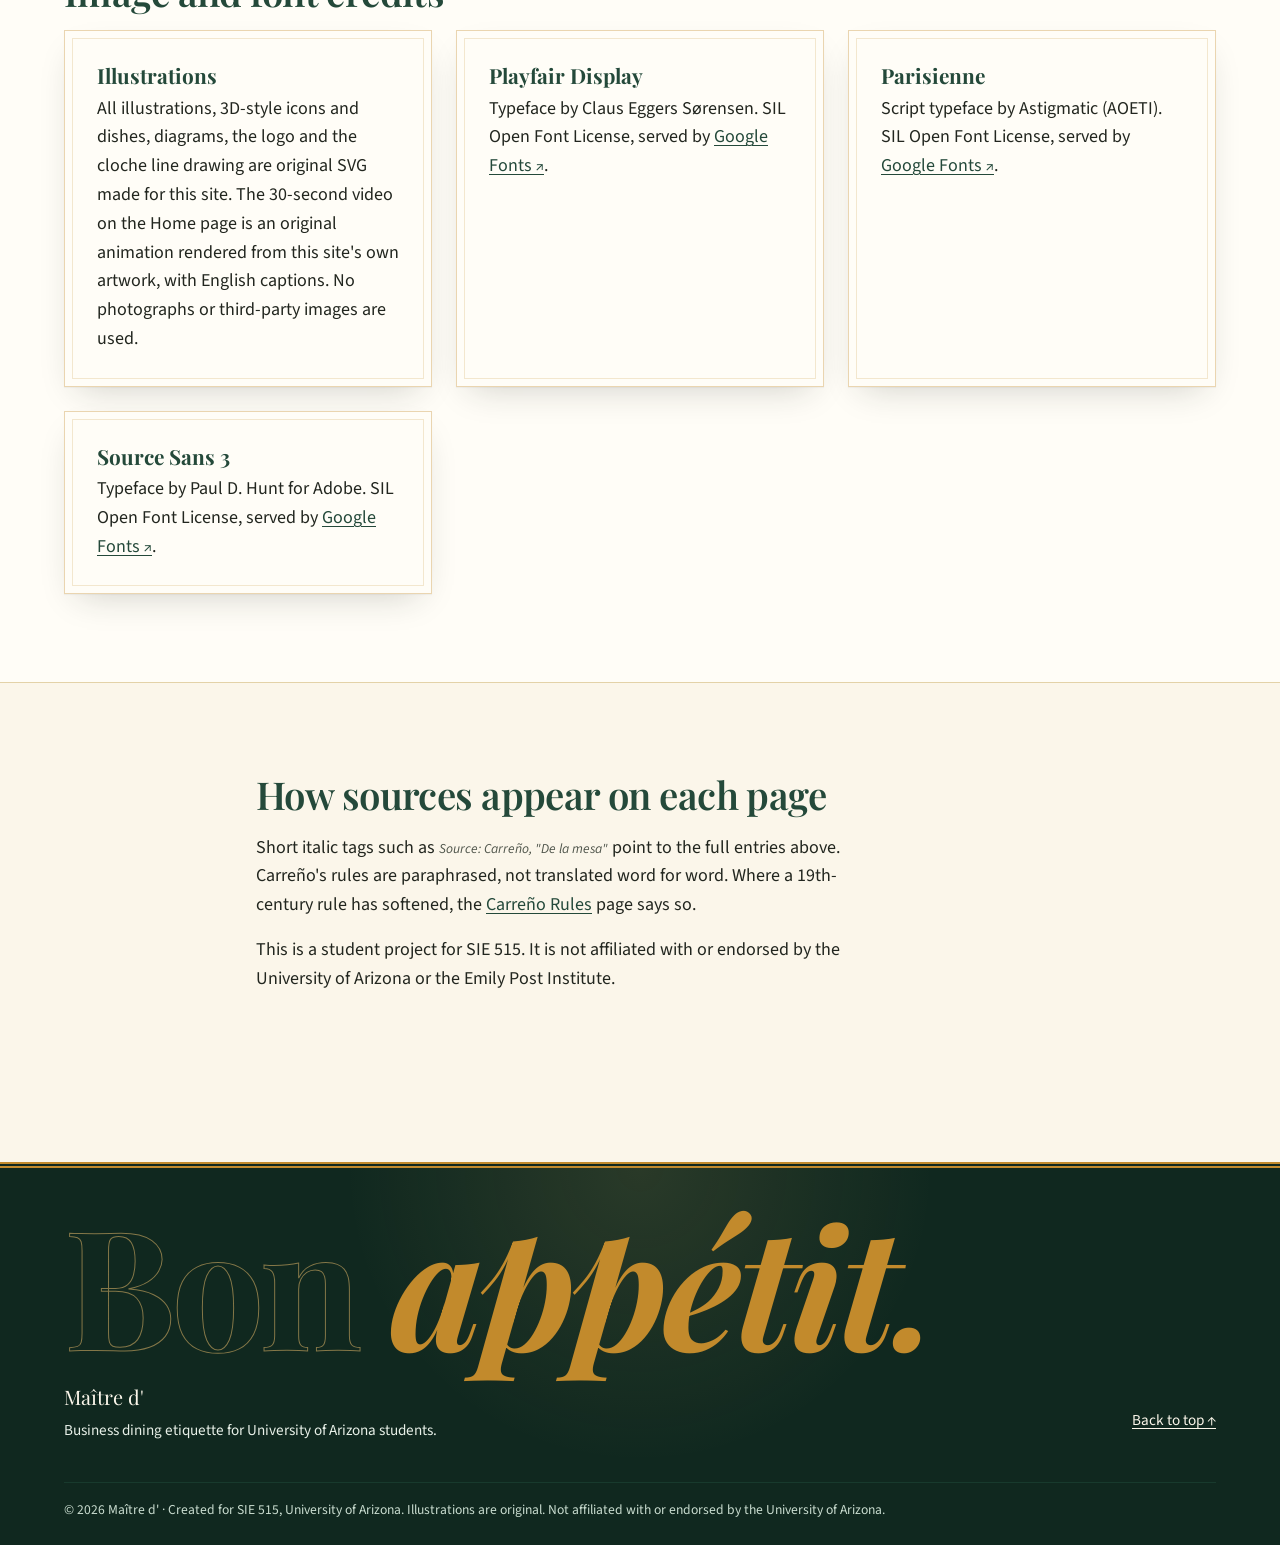
<file: references.html>
<!DOCTYPE html>
<html lang="en" class="no-js">
<head>
<meta charset="utf-8">
<meta name="viewport" content="width=device-width, initial-scale=1">
<title>References &amp; Credits | Maître d'</title>
<meta name="description" content="Sources, external resources, and image and font credits for the Business Dining Etiquette site.">
<link rel="icon" href="assets/img/favicon.svg" type="image/svg+xml">
<link rel="preconnect" href="https://fonts.googleapis.com">
<link rel="preconnect" href="https://fonts.gstatic.com" crossorigin>
<link href="https://fonts.googleapis.com/css2?family=Playfair+Display:ital,wght@0,600;0,700;1,600&amp;family=Parisienne&amp;family=Source+Sans+3:wght@400;600;700&amp;display=swap" rel="stylesheet">
<link rel="stylesheet" href="assets/css/style.css">
<script src="assets/js/main.js" defer></script>
</head>
<body id="top">
<a class="skip-link" href="#main">Skip to main content</a>

<header class="site-header">
  <div class="wrap header-inner">
    <a class="brand" href="index.html">
      <img src="assets/img/logo.svg" alt="" width="42" height="42">
      <span class="brand-text">
        <span class="brand-name">Maître d'</span>
        <span class="brand-sub">Business Dining Etiquette</span>
      </span>
      <span class="visually-hidden">(Home)</span>
    </a>
    <button class="nav-toggle" type="button" aria-expanded="false" aria-controls="site-nav">
      <span class="nav-toggle-bars" aria-hidden="true"></span> Menu
    </button>
    <nav class="site-nav" id="site-nav" aria-label="Main">
      <ul>
        <li><a href="index.html">Home</a></li>
        <li><a href="table.html">The Table</a></li>
        <li><a href="behavior.html">The Meal</a></li>
        <li><a href="carreno.html">Carreño Rules</a></li>
        <li><a href="quiz.html">Quiz</a></li>
        <li><a href="references.html" aria-current="page">References</a></li>
      </ul>
    </nav>
  </div>
</header>

<main id="main" tabindex="-1">

<section class="page-hero">
  <div class="wrap">
    <span class="kicker">Sources and credits</span>
    <h1>References</h1>
    <p class="lead">Every tip on this site is a summary in our own words of the sources below. Citations follow APA (7th edition) style.</p>
  </div>
</section>

<section class="section" aria-labelledby="works-title">
  <div class="wrap">
    <h2 id="works-title">Works cited</h2>
    <ul class="refs">
      <li>Carreño, M. A. (1853). <cite>Manual de urbanidad y buenas maneras</cite> [Manual of civility and good manners]. Chapters "De los banquetes" and "De la mesa." (Course-provided PDF edition.)</li>
      <li>Carreño, M. A. (1875). <cite>Compendio del manual de urbanidad y buenas maneras</cite>. Internet Archive. <a href="https://archive.org/details/compendiodelmanu00carr" target="_blank" rel="noopener">https://archive.org/details/compendiodelmanu00carr</a></li>
      <li>Emily Post Institute. (n.d.-a). <cite>Business meals</cite>. Retrieved November 11, 2026, from <a href="https://emilypost.com/advice/business-meals" target="_blank" rel="noopener">https://emilypost.com/advice/business-meals</a></li>
      <li>Emily Post Institute. (n.d.-b). <cite>Top ten business dining etiquette tips</cite>. Retrieved November 11, 2026, from <a href="https://emilypost.com/advice/download-top-10-business-dining-etiquette-tips" target="_blank" rel="noopener">https://emilypost.com/advice/download-top-10-business-dining-etiquette-tips</a></li>
      <li>University of Arizona Center for Career Readiness. (n.d.-a). <cite>Big Interview: Interview learning &amp; practice tool</cite>. Retrieved November 11, 2026, from <a href="https://career.arizona.edu/resources/big-interview/" target="_blank" rel="noopener">https://career.arizona.edu/resources/big-interview/</a></li>
      <li>University of Arizona Center for Career Readiness. (n.d.-b). <cite>Schedule a mock interview or interview prep appointment</cite>. Retrieved November 11, 2026, from <a href="https://career.arizona.edu/resources/schedule-a-mock-interview-or-interview-prep-appointment/" target="_blank" rel="noopener">https://career.arizona.edu/resources/schedule-a-mock-interview-or-interview-prep-appointment/</a></li>
      <li>Virginia Tech Career and Professional Development. (n.d.). <cite>Dining etiquette</cite>. Retrieved November 11, 2026, from <a href="https://tips.career.vt.edu/Interviews/preparing/diningetiquette.html" target="_blank" rel="noopener">https://tips.career.vt.edu/Interviews/preparing/diningetiquette.html</a></li>
      <li>Wikipedia contributors. (n.d.). <cite>Manual de Carreño</cite>. Wikipedia. Retrieved November 11, 2026, from <a href="https://en.wikipedia.org/wiki/Manual_de_Carre%C3%B1o" target="_blank" rel="noopener">https://en.wikipedia.org/wiki/Manual_de_Carre%C3%B1o</a></li>
    </ul>
  </div>
</section>

<section class="section section--paper" aria-labelledby="credits-title">
  <div class="wrap">
    <h2 id="credits-title">Image and font credits</h2>
    <div class="grid grid-2">
      <div class="menu-card">
        <h3>Illustrations</h3>
        <p>All illustrations, 3D-style icons and dishes, diagrams, the logo and the cloche line drawing are original SVG made for this site. The 30-second video on the Home page is an original animation rendered from this site's own artwork, with English captions. No photographs or third-party images are used.</p>
      </div>
      <div class="menu-card">
        <h3>Playfair Display</h3>
        <p>Typeface by Claus Eggers Sørensen. SIL Open Font License, served by <a href="https://fonts.google.com/specimen/Playfair+Display" target="_blank" rel="noopener">Google Fonts</a>.</p>
      </div>
      <div class="menu-card">
        <h3>Parisienne</h3>
        <p>Script typeface by Astigmatic (AOETI). SIL Open Font License, served by <a href="https://fonts.google.com/specimen/Parisienne" target="_blank" rel="noopener">Google Fonts</a>.</p>
      </div>
      <div class="menu-card">
        <h3>Source Sans 3</h3>
        <p>Typeface by Paul D. Hunt for Adobe. SIL Open Font License, served by <a href="https://fonts.google.com/specimen/Source+Sans+3" target="_blank" rel="noopener">Google Fonts</a>.</p>
      </div>
    </div>
  </div>
</section>

<section class="section" aria-labelledby="tags-title">
  <div class="wrap narrow">
    <h2 id="tags-title">How sources appear on each page</h2>
    <p>Short italic tags such as <span class="source" style="display:inline">Source: Carreño, "De la mesa"</span> point to the full entries above. Carreño's rules are paraphrased, not translated word for word. Where a 19th-century rule has softened, the <a href="carreno.html">Carreño Rules</a> page says so.</p>
    <p>This is a student project for SIE 515. It is not affiliated with or endorsed by the University of Arizona or the Emily Post Institute.</p>
  </div>
</section>
</main>

<footer class="site-footer">
  <div class="wrap">
    <p class="footer-mega" aria-hidden="true">Bon <em>appétit.</em></p>
    <div class="footer-grid">
      <div>
        <p class="footer-brand">Maître d'</p>
        <p>Business dining etiquette for University of Arizona students.</p>
      </div>
      <a class="to-top" href="#top">Back to top ↑</a>
    </div>
    <p class="footer-small">© <span data-year>2026</span> Maître d' · Created for SIE 515, University of Arizona. Illustrations are original. Not affiliated with or endorsed by the University of Arizona.</p>
  </div>
</footer>
</body>
</html>
</file>
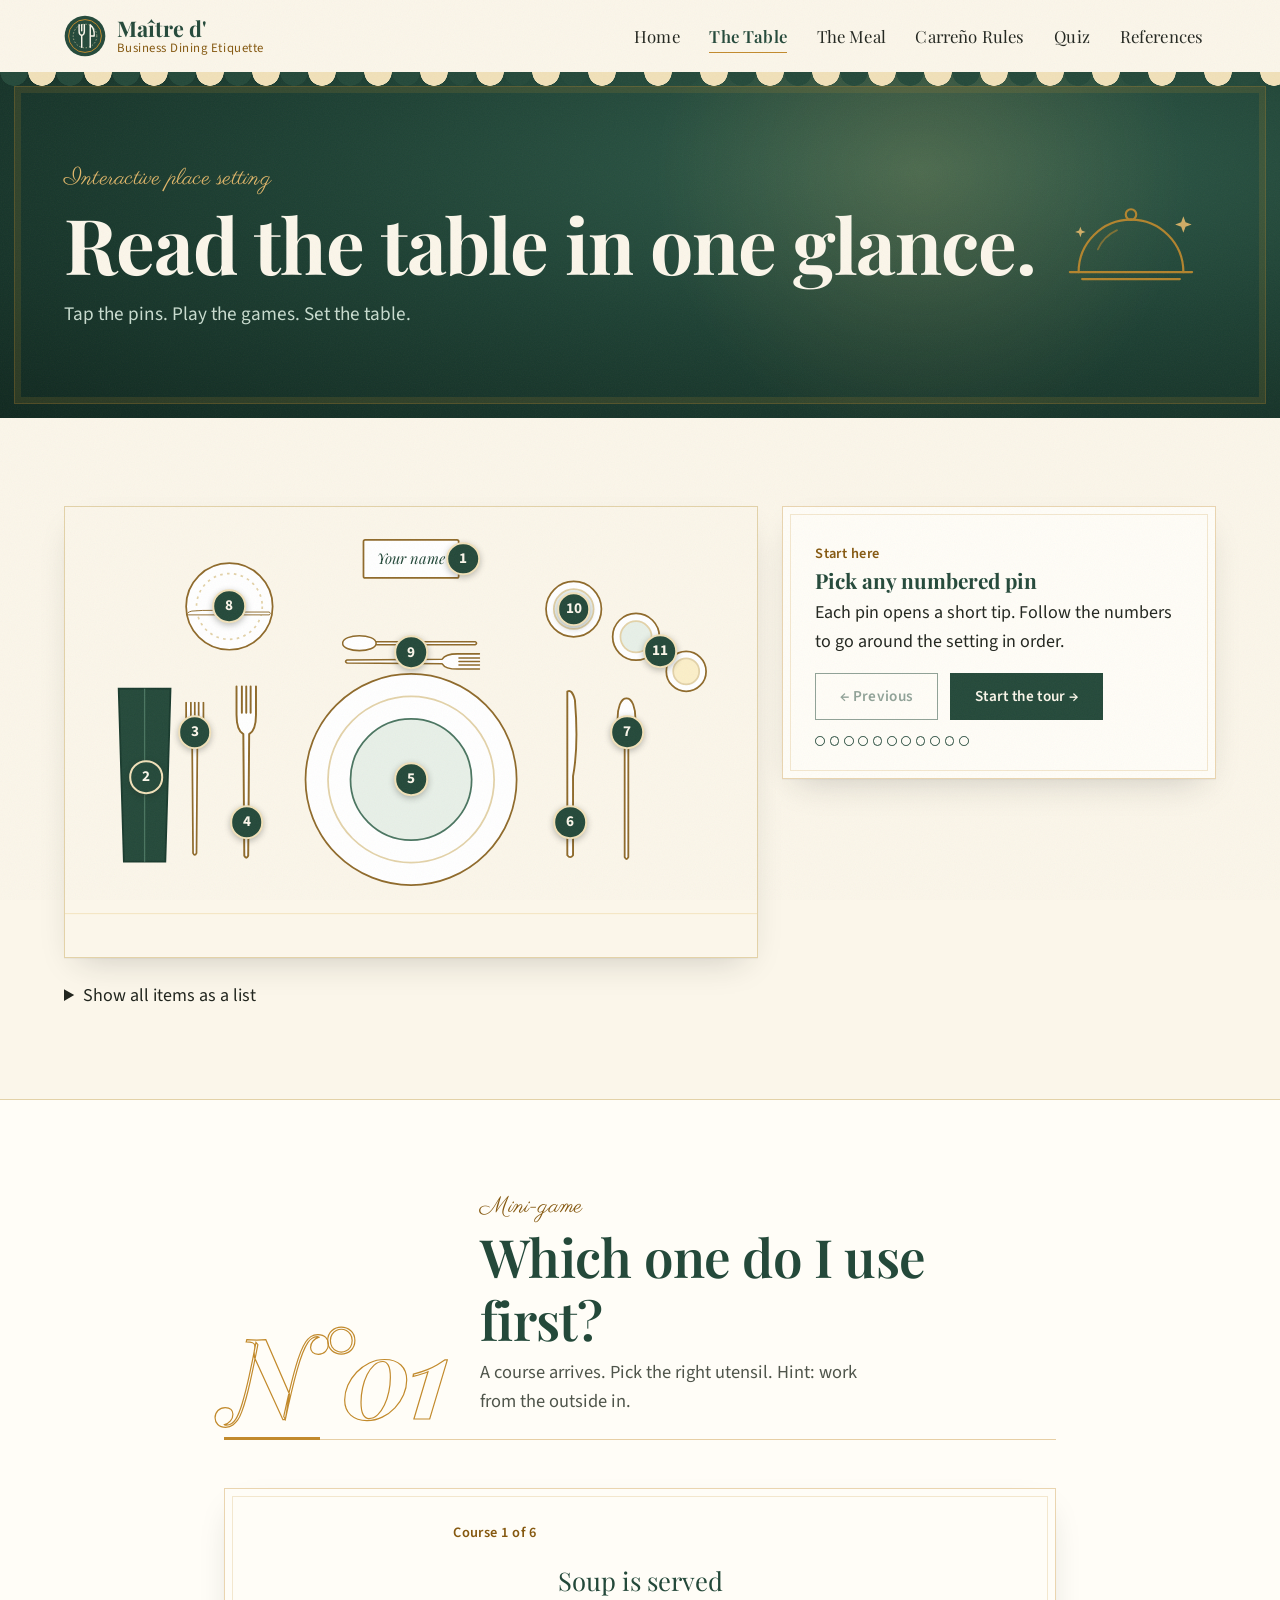
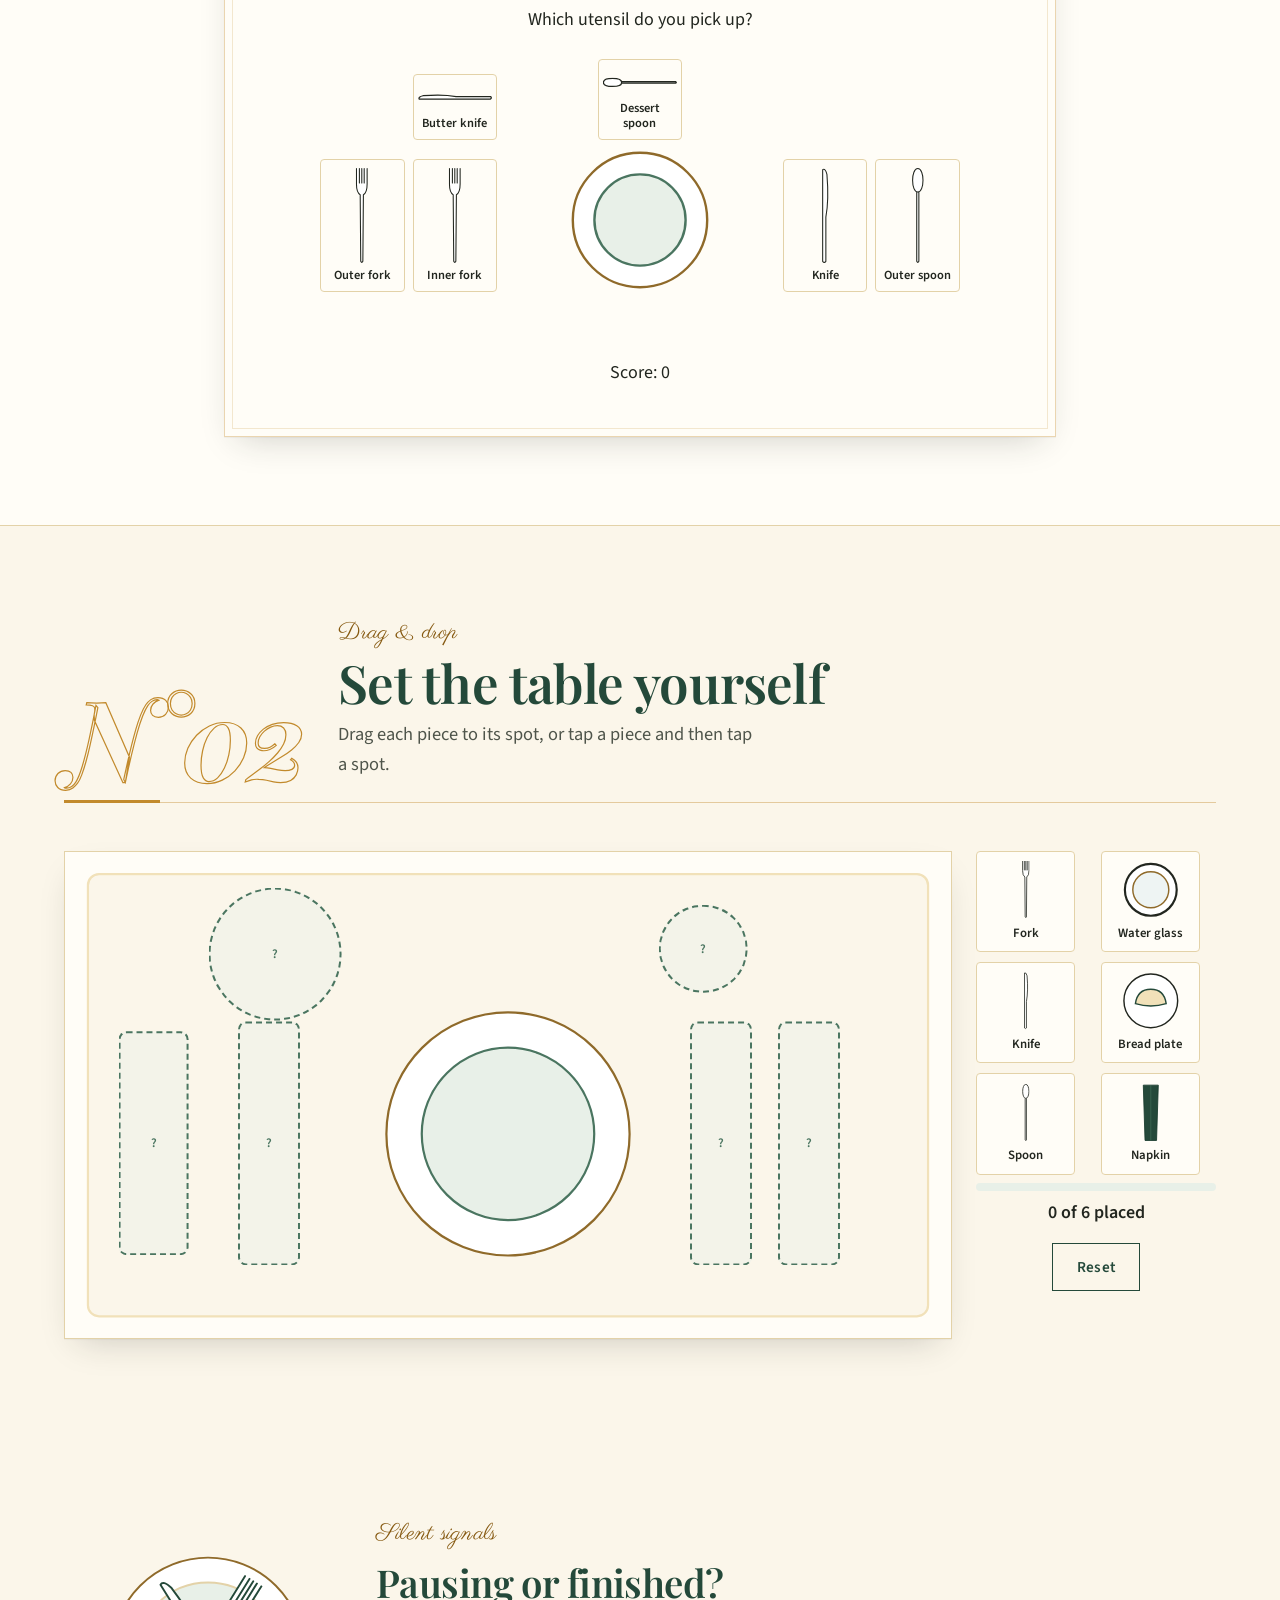
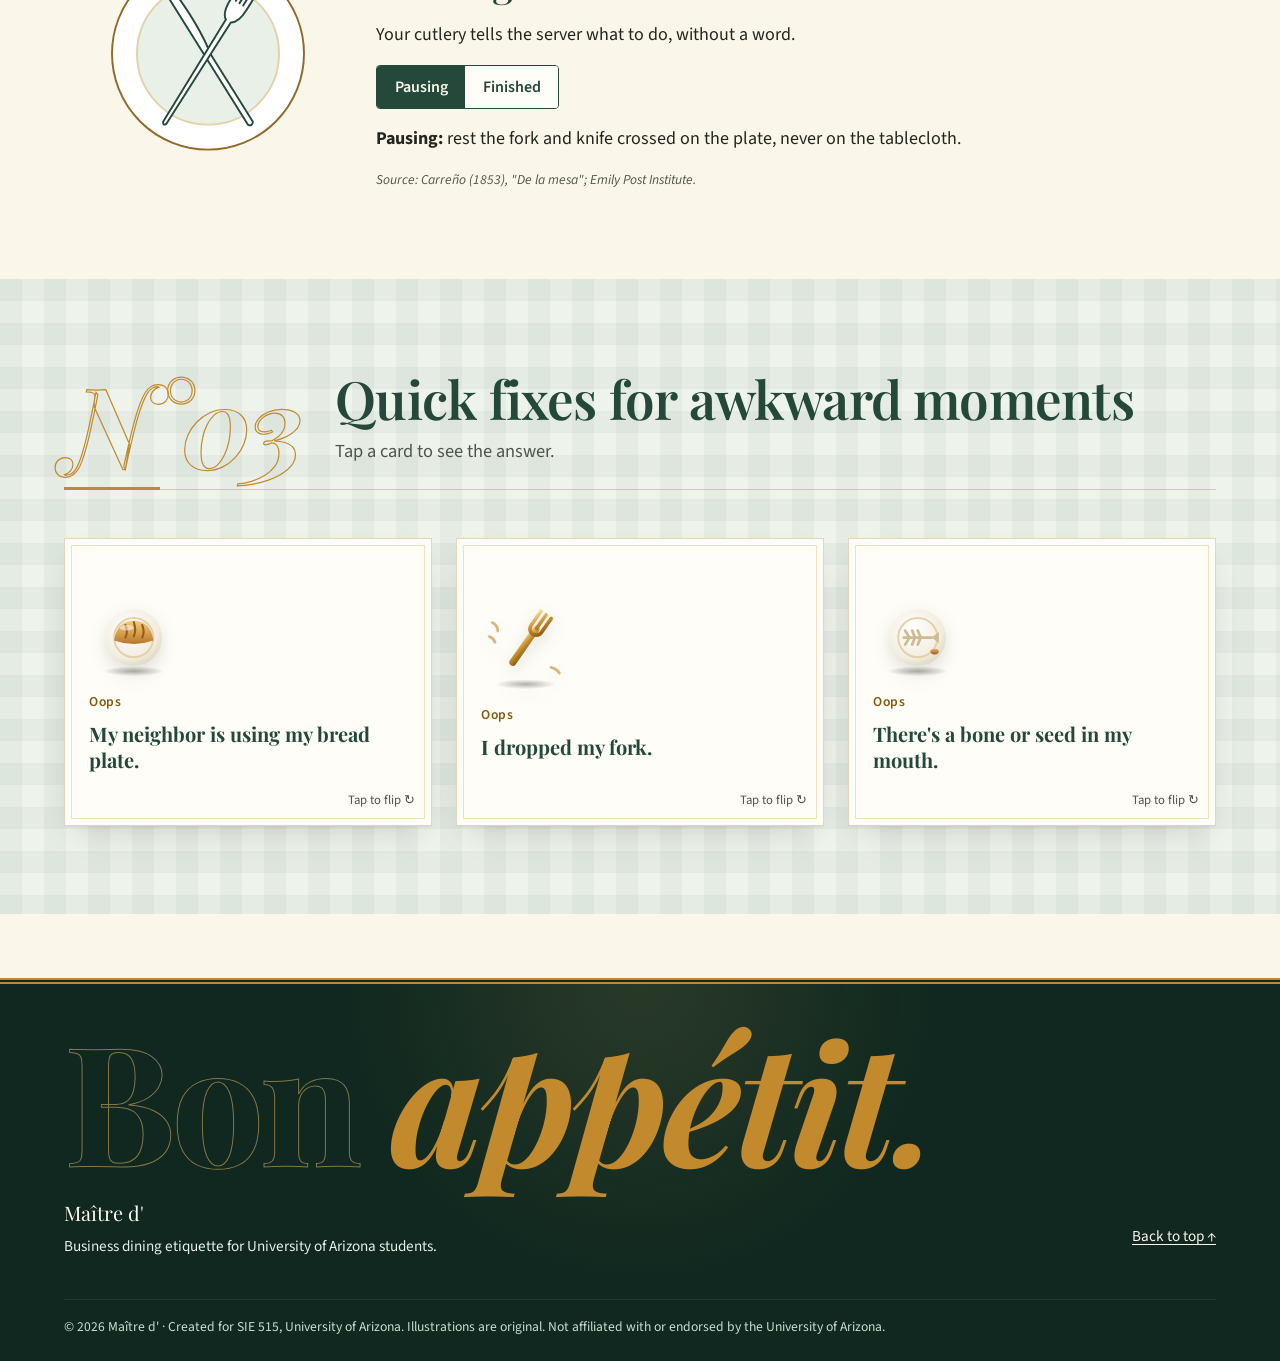
<file: table.html>
<!DOCTYPE html>
<html lang="en" class="no-js">
<head>
<meta charset="utf-8">
<meta name="viewport" content="width=device-width, initial-scale=1">
<title>The Table Setting | Maître d'</title>
<meta name="description" content="Explore an interactive formal place setting: which fork, which glass, where the bread plate goes, plus a utensil mini-game.">
<link rel="icon" href="assets/img/favicon.svg" type="image/svg+xml">
<link rel="preconnect" href="https://fonts.googleapis.com">
<link rel="preconnect" href="https://fonts.gstatic.com" crossorigin>
<link href="https://fonts.googleapis.com/css2?family=Playfair+Display:ital,wght@0,600;0,700;1,600&amp;family=Parisienne&amp;family=Source+Sans+3:wght@400;600;700&amp;display=swap" rel="stylesheet">
<link rel="stylesheet" href="assets/css/style.css">
<script src="assets/js/main.js" defer></script>
</head>
<body id="top">
<a class="skip-link" href="#main">Skip to main content</a>

<header class="site-header">
  <div class="wrap header-inner">
    <a class="brand" href="index.html">
      <img src="assets/img/logo.svg" alt="" width="42" height="42">
      <span class="brand-text">
        <span class="brand-name">Maître d'</span>
        <span class="brand-sub">Business Dining Etiquette</span>
      </span>
      <span class="visually-hidden">(Home)</span>
    </a>
    <button class="nav-toggle" type="button" aria-expanded="false" aria-controls="site-nav">
      <span class="nav-toggle-bars" aria-hidden="true"></span> Menu
    </button>
    <nav class="site-nav" id="site-nav" aria-label="Main">
      <ul>
        <li><a href="index.html">Home</a></li>
        <li><a href="table.html" aria-current="page">The Table</a></li>
        <li><a href="behavior.html">The Meal</a></li>
        <li><a href="carreno.html">Carreño Rules</a></li>
        <li><a href="quiz.html">Quiz</a></li>
        <li><a href="references.html">References</a></li>
      </ul>
    </nav>
  </div>
</header>

<main id="main" tabindex="-1">
<!-- Shared gradients for the 3D-style icons and dishes -->
<svg width="0" height="0" style="position:absolute" aria-hidden="true" focusable="false">
  <defs>
    <linearGradient id="g3-green" x1="0" y1="0" x2="0" y2="1"><stop offset="0" stop-color="#4f8068"/><stop offset="1" stop-color="#183a2d"/></linearGradient>
    <linearGradient id="g3-cream" x1="0" y1="0" x2="0" y2="1"><stop offset="0" stop-color="#ffffff"/><stop offset="1" stop-color="#e6d6b0"/></linearGradient>
    <linearGradient id="g3-cream2" x1="0" y1="0" x2="0" y2="1"><stop offset="0" stop-color="#f4e8cc"/><stop offset="1" stop-color="#d8c393"/></linearGradient>
    <linearGradient id="g3-brass" x1="0" y1="0" x2="1" y2="1"><stop offset="0" stop-color="#f6d690"/><stop offset=".5" stop-color="#c28a2c"/><stop offset="1" stop-color="#8a5a12"/></linearGradient>
    <radialGradient id="g3-plate" cx=".4" cy=".35" r=".75"><stop offset="0" stop-color="#ffffff"/><stop offset=".7" stop-color="#f3ede0"/><stop offset="1" stop-color="#d9cfb8"/></radialGradient>
    <linearGradient id="g3-rim" x1="0" y1="0" x2="0" y2="1"><stop offset="0" stop-color="#ffffff"/><stop offset="1" stop-color="#d6ccb4"/></linearGradient>
    <radialGradient id="g3-wine" cx=".35" cy=".3" r=".8"><stop offset="0" stop-color="#c4545c"/><stop offset="1" stop-color="#6e1d24"/></radialGradient>
    <radialGradient id="g3-shadow" cx=".5" cy=".5" r=".5"><stop offset="0" stop-color="#22261f" stop-opacity=".35"/><stop offset="1" stop-color="#22261f" stop-opacity="0"/></radialGradient>
    <linearGradient id="g3-chicken" x1="0" y1="0" x2="0" y2="1"><stop offset="0" stop-color="#e8b06a"/><stop offset="1" stop-color="#9a5a20"/></linearGradient>
    <linearGradient id="g3-pasta" x1="0" y1="0" x2="0" y2="1"><stop offset="0" stop-color="#f8e19a"/><stop offset="1" stop-color="#d6a640"/></linearGradient>
    <radialGradient id="g3-red" cx=".35" cy=".3" r=".8"><stop offset="0" stop-color="#e2664f"/><stop offset="1" stop-color="#9b2c22"/></radialGradient>
    <linearGradient id="g3-leaf" x1="0" y1="0" x2="1" y2="1"><stop offset="0" stop-color="#a7d17f"/><stop offset="1" stop-color="#3f7a3a"/></linearGradient>
    <linearGradient id="g3-salmon" x1="0" y1="0" x2="0" y2="1"><stop offset="0" stop-color="#f8b08a"/><stop offset="1" stop-color="#d0603e"/></linearGradient>
    <radialGradient id="g3-lemon" cx=".35" cy=".3" r=".8"><stop offset="0" stop-color="#fff3a0"/><stop offset="1" stop-color="#e2b21c"/></radialGradient>
    <linearGradient id="g3-soup" x1="0" y1="0" x2="0" y2="1"><stop offset="0" stop-color="#f3cf7a"/><stop offset="1" stop-color="#b9772a"/></linearGradient>
  </defs>
</svg>

<!-- Shared utensil drawings, reused by every diagram on this page -->
<svg width="0" height="0" style="position:absolute" aria-hidden="true" focusable="false">
  <defs>
    <symbol id="sym-fork" viewBox="0 0 24 180">
      <path d="M2 1V30Q2 46 9 50L10 175Q12 179 14 175L15 50Q22 46 22 30V1M7.5 1V28M12 1V28M16.5 1V28" stroke-linecap="round" stroke-linejoin="round"/>
    </symbol>
    <symbol id="sym-knife" viewBox="0 0 20 180">
      <path d="M6 3V175Q9 179 12 175V92Q18 60 14 12Q11 0 6 3Z" stroke-linejoin="round"/>
    </symbol>
    <symbol id="sym-spoon" viewBox="0 0 24 180">
      <path d="M12 1C-1 1-1 45 12 45C25 45 25 1 12 1ZM10 45L10 175Q12 179 14 175L14 45" stroke-linejoin="round"/>
    </symbol>
  </defs>
</svg>

<section class="page-hero">
  <div class="wrap">
    <span class="kicker">Interactive place setting</span>
    <h1>Read the table in one glance.</h1>
    <p class="lead">Tap the pins. Play the games. Set the table.</p>
  </div>
</section>

<section class="section" aria-labelledby="explore-title">
  <div class="wrap">
    <h2 id="explore-title" class="visually-hidden">Place-setting explorer</h2>
    <div class="explorer">
      <div class="setting-stage" id="stage">
        <svg class="setting-svg" id="setting-svg" viewBox="0 0 800 520" role="img" aria-labelledby="set-title set-desc">
          <title id="set-title">Formal place setting seen from above</title>
          <desc id="set-desc">A place card at the top. Bread plate with butter knife at upper left. Napkin, salad fork and dinner fork on the left. Dinner plate in the center with dessert spoon and fork above it. Dinner knife and soup spoon on the right. Water glass and two wine glasses at upper right.</desc>
          <rect width="800" height="520" fill="#fbf6ea"/>
          <path d="M0 470H800" stroke="#f1e1b9" stroke-width="1"/>
          <g fill="#fff" stroke="#8f6a2a" stroke-width="2">
            <g class="item" data-item="placecard">
              <rect class="hl" x="345" y="38" width="110" height="44" rx="2"/>
              <text x="400" y="66" text-anchor="middle" font-family="Playfair Display, Georgia, serif" font-style="italic" font-size="17" fill="#24493a" stroke="none">Your name</text>
            </g>
            <g class="item" data-item="bread">
              <circle class="hl" cx="190" cy="115" r="50"/>
              <circle cx="190" cy="115" r="38" stroke-dasharray="3 5" stroke="#e3d2a8"/>
              <use class="hl" href="#sym-knife" width="20" height="180" transform="translate(140 128) rotate(-90) scale(.55)"/>
            </g>
            <g class="item" data-item="napkin">
              <path class="hl" d="M62 210H122L116 410H68Z" fill="#24493a" stroke="#183a2d"/>
              <path d="M92 210V410" stroke="#4a7560" stroke-width="1.5"/>
            </g>
            <g class="item" data-item="saladfork">
              <use class="hl" href="#sym-fork" x="138" y="225" width="24" height="180"/>
            </g>
            <g class="item" data-item="dinnerfork">
              <use class="hl" href="#sym-fork" x="196" y="205" width="27" height="205"/>
            </g>
            <g class="item" data-item="plate">
              <circle class="hl" cx="400" cy="315" r="122"/>
              <circle cx="400" cy="315" r="96" stroke="#e3d2a8"/>
              <circle cx="400" cy="315" r="70" fill="#e8f0e8" stroke="#4a7560"/>
            </g>
            <g class="item" data-item="dessert">
              <use class="hl" href="#sym-spoon" width="24" height="180" transform="translate(320 168) rotate(-90) scale(.88)"/>
              <use class="hl" href="#sym-fork" width="24" height="180" transform="translate(480 168) rotate(90) scale(.88)"/>
            </g>
            <g class="item" data-item="knife">
              <use class="hl" href="#sym-knife" x="574" y="210" width="22" height="198"/>
            </g>
            <g class="item" data-item="soupspoon">
              <use class="hl" href="#sym-spoon" x="636" y="220" width="26" height="190"/>
            </g>
            <g class="item" data-item="water">
              <circle class="hl" cx="588" cy="118" r="32"/>
              <circle cx="588" cy="118" r="23" fill="#eef4f3" stroke="#e3d2a8"/>
            </g>
            <g class="item" data-item="wine">
              <circle class="hl" cx="660" cy="150" r="27"/>
              <circle cx="660" cy="150" r="18" fill="#e8f0e8" stroke="#e3d2a8"/>
              <circle class="hl" cx="718" cy="190" r="23"/>
              <circle cx="718" cy="190" r="15" fill="#fbefc9" stroke="#e3d2a8"/>
            </g>
          </g>
        </svg>
        <!-- Hotspot buttons are positioned as % of the 800×520 drawing -->
        <button class="hotspot" type="button" data-item="placecard" style="left:57.5%;top:11.5%" aria-label="1: Place card">1</button>
        <button class="hotspot" type="button" data-item="napkin" style="left:11.75%;top:60%" aria-label="2: Napkin">2</button>
        <button class="hotspot" type="button" data-item="saladfork" style="left:18.75%;top:50%" aria-label="3: Salad fork">3</button>
        <button class="hotspot" type="button" data-item="dinnerfork" style="left:26.25%;top:70%" aria-label="4: Dinner fork">4</button>
        <button class="hotspot" type="button" data-item="plate" style="left:50%;top:60.5%" aria-label="5: Dinner plate">5</button>
        <button class="hotspot" type="button" data-item="knife" style="left:73%;top:70%" aria-label="6: Dinner knife">6</button>
        <button class="hotspot" type="button" data-item="soupspoon" style="left:81.25%;top:50%" aria-label="7: Soup spoon">7</button>
        <button class="hotspot" type="button" data-item="bread" style="left:23.75%;top:22%" aria-label="8: Bread plate and butter knife">8</button>
        <button class="hotspot" type="button" data-item="dessert" style="left:50%;top:32.3%" aria-label="9: Dessert spoon and fork">9</button>
        <button class="hotspot" type="button" data-item="water" style="left:73.5%;top:22.7%" aria-label="10: Water glass">10</button>
        <button class="hotspot" type="button" data-item="wine" style="left:86%;top:32%" aria-label="11: Wine glasses">11</button>
      </div>

      <aside class="info-panel" aria-label="Item details">
        <div class="menu-card" id="info" aria-live="polite">
          <span class="info-step" id="info-step">Start here</span>
          <h3 id="info-title">Pick any numbered pin</h3>
          <p id="info-text">Each pin opens a short tip. Follow the numbers to go around the setting in order.</p>
          <div class="btn-row" style="margin-top:.5rem">
            <button class="btn btn--small btn--ghost" type="button" id="prev-item">← Previous</button>
            <button class="btn btn--small" type="button" id="next-item">Start the tour →</button>
          </div>
          <div class="progress-dots" id="dots" aria-hidden="true"></div>
          <p class="visually-hidden" id="seen-count"></p>
        </div>
      </aside>
    </div>

    <details class="reveal" style="margin-top: var(--space-3);">
      <summary>Show all items as a list</summary>
      <ol class="legend-list" id="legend"></ol>
    </details>
  </div>
</section>

<section class="section section--paper" aria-labelledby="game-title">
  <div class="wrap game">
    <div class="section-head center">
      <span class="kicker">Mini-game</span>
      <h2 id="game-title">Which one do I use first?</h2>
      <p>A course arrives. Pick the right utensil. Hint: work from the outside in.</p>
    </div>

    <div class="menu-card game-card">
      <p class="info-step" id="game-round">Course 1 of 6</p>
      <p class="game-course" id="game-course">Soup is served</p>
      <p id="game-prompt" style="margin-inline:auto">Which utensil do you pick up?</p>

      <div class="game-board" id="game-board">
        <button class="utensil utensil--h" type="button" data-u="butter" style="grid-area:butter">
          <svg viewBox="0 0 180 30" aria-hidden="true" fill="#fff" stroke="currentColor" stroke-width="3"><use href="#sym-knife" width="20" height="180" transform="translate(0 25) rotate(-90)"/></svg>
          Butter knife
        </button>
        <button class="utensil utensil--h" type="button" data-u="dessert" style="grid-area:dessert">
          <svg viewBox="0 0 180 30" aria-hidden="true" fill="#fff" stroke="currentColor" stroke-width="3"><use href="#sym-spoon" width="24" height="180" transform="translate(0 27) rotate(-90)"/></svg>
          Dessert spoon
        </button>
        <button class="utensil" type="button" data-u="salad" style="grid-area:salad">
          <svg viewBox="0 0 24 180" aria-hidden="true" fill="#fff" stroke="currentColor" stroke-width="2"><use href="#sym-fork" width="24" height="180"/></svg>
          Outer fork
        </button>
        <button class="utensil" type="button" data-u="dinnerfork" style="grid-area:dinnerfork">
          <svg viewBox="0 0 24 180" aria-hidden="true" fill="#fff" stroke="currentColor" stroke-width="2"><use href="#sym-fork" width="24" height="180"/></svg>
          Inner fork
        </button>
        <div class="game-plate" aria-hidden="true">
          <svg viewBox="0 0 120 120"><circle cx="60" cy="60" r="56" fill="#fff" stroke="#8f6a2a" stroke-width="2"/><circle cx="60" cy="60" r="38" fill="#e8f0e8" stroke="#4a7560" stroke-width="2"/></svg>
        </div>
        <button class="utensil" type="button" data-u="knife" style="grid-area:knife">
          <svg viewBox="0 0 20 180" aria-hidden="true" fill="#fff" stroke="currentColor" stroke-width="2"><use href="#sym-knife" width="20" height="180"/></svg>
          Knife
        </button>
        <button class="utensil" type="button" data-u="soup" style="grid-area:soup">
          <svg viewBox="0 0 24 180" aria-hidden="true" fill="#fff" stroke="currentColor" stroke-width="2"><use href="#sym-spoon" width="24" height="180"/></svg>
          Outer spoon
        </button>
      </div>

      <div class="feedback" id="game-feedback" aria-live="polite"></div>
      <p id="game-score" class="center" style="margin-inline:auto">Score: 0</p>
      <button class="btn btn--ghost btn--small" type="button" id="game-restart" hidden>Play again</button>
    </div>
  </div>
</section>


<section class="section" aria-labelledby="pz-title">
  <div class="wrap">
    <div class="section-head center">
      <span class="kicker">Drag &amp; drop</span>
      <h2 id="pz-title">Set the table yourself</h2>
      <p>Drag each piece to its spot, or tap a piece and then tap a spot.</p>
    </div>
    <div class="puzzle">
      <div class="pz-board" id="pz-board">
        <svg viewBox="0 0 800 440" aria-hidden="true">
          <rect x="20" y="20" width="760" height="400" rx="10" fill="#fbf6ea" stroke="#f1e1b9" stroke-width="2"/>
          <circle cx="400" cy="255" r="110" fill="#fff" stroke="#8f6a2a" stroke-width="2"/>
          <circle cx="400" cy="255" r="78" fill="#e8f0e8" stroke="#4a7560" stroke-width="2"/>
        </svg>
        <button class="pz-zone round" type="button" data-accept="bread" style="left:23.75%;top:21%;width:15%;height:27.3%" aria-label="Empty spot: upper left">?</button>
        <button class="pz-zone round" type="button" data-accept="glass" style="left:72%;top:20%;width:10%;height:18.2%" aria-label="Empty spot: upper right">?</button>
        <button class="pz-zone" type="button" data-accept="napkin" style="left:10%;top:60%;width:8%;height:46%" aria-label="Empty spot: far left">?</button>
        <button class="pz-zone" type="button" data-accept="fork" style="left:23%;top:60%;width:7%;height:50%" aria-label="Empty spot: left of the plate">?</button>
        <button class="pz-zone" type="button" data-accept="knife" style="left:74%;top:60%;width:7%;height:50%" aria-label="Empty spot: right of the plate">?</button>
        <button class="pz-zone" type="button" data-accept="spoon" style="left:84%;top:60%;width:7%;height:50%" aria-label="Empty spot: far right">?</button>
      </div>
      <div>
        <div class="pz-tray" id="pz-tray">
          <button class="pz-item" type="button" data-piece="fork" aria-pressed="false"><svg viewBox="0 0 24 180" fill="#fff" stroke="#22261f" stroke-width="2.5"><use href="#sym-fork" width="24" height="180"/></svg>Fork</button>
          <button class="pz-item" type="button" data-piece="glass" aria-pressed="false"><svg viewBox="0 0 80 80"><circle cx="40" cy="40" r="36" fill="#fff" stroke="#22261f" stroke-width="3"/><circle cx="40" cy="40" r="25" fill="#eef4f3" stroke="#8f6a2a" stroke-width="2"/></svg>Water glass</button>
          <button class="pz-item" type="button" data-piece="knife" aria-pressed="false"><svg viewBox="0 0 20 180" fill="#fff" stroke="#22261f" stroke-width="2.5"><use href="#sym-knife" width="20" height="180"/></svg>Knife</button>
          <button class="pz-item" type="button" data-piece="bread" aria-pressed="false"><svg viewBox="0 0 120 120"><circle cx="60" cy="60" r="56" fill="#fff" stroke="#22261f" stroke-width="3"/><path d="M28 66q4-30 32-30t32 30q-32 10-64 0z" fill="#f1e1b9" stroke="#24493a" stroke-width="3"/></svg>Bread plate</button>
          <button class="pz-item" type="button" data-piece="spoon" aria-pressed="false"><svg viewBox="0 0 24 180" fill="#fff" stroke="#22261f" stroke-width="2.5"><use href="#sym-spoon" width="24" height="180"/></svg>Spoon</button>
          <button class="pz-item" type="button" data-piece="napkin" aria-pressed="false"><svg viewBox="0 0 60 200"><path d="M4 4H56L50 196H10Z" fill="#24493a" stroke="#183a2d" stroke-width="3"/><path d="M30 4V196" stroke="#4a7560" stroke-width="2"/></svg>Napkin</button>
        </div>
        <div class="pz-meter" aria-hidden="true"><span id="pz-meter"></span></div>
        <p class="pz-status" id="pz-status" aria-live="polite">0 of 6 placed</p>
        <div class="center"><button class="btn btn--ghost btn--small" type="button" id="pz-reset">Reset</button></div>
      </div>
    </div>
  </div>
</section>

<section class="section" aria-labelledby="rest-title">
  <div class="wrap">
    <div class="rest-demo">
      <svg class="rest-svg is-pause" id="rest-svg" viewBox="0 0 300 220" role="img" aria-labelledby="rest-svg-title">
        <title id="rest-svg-title">Plate with fork and knife crossed in the pause position</title>
        <circle cx="150" cy="110" r="100" fill="#fff" stroke="#8f6a2a" stroke-width="2"/>
        <circle cx="150" cy="110" r="74" fill="#e8f0e8" stroke="#e3d2a8" stroke-width="2"/>
        <g fill="#fff" stroke="#24493a" stroke-width="2">
          <use class="u u-knife" href="#sym-knife" x="140" y="20" width="20" height="180"/>
          <use class="u u-fork" href="#sym-fork" x="138" y="20" width="24" height="180"/>
        </g>
      </svg>
      <div>
        <span class="kicker">Silent signals</span>
        <h2 id="rest-title">Pausing or finished?</h2>
        <p>Your cutlery tells the server what to do, without a word.</p>
        <div class="toggle-group" role="group" aria-label="Cutlery position">
          <button type="button" aria-pressed="true" data-rest="pause">Pausing</button>
          <button type="button" aria-pressed="false" data-rest="done">Finished</button>
        </div>
        <p id="rest-text" aria-live="polite"><strong>Pausing:</strong> rest the fork and knife crossed on the plate, never on the tablecloth.</p>
        <span class="source">Source: Carreño (1853), "De la mesa"; Emily Post Institute.</span>
      </div>
    </div>
  </div>
</section>

<section class="section section--tint" aria-labelledby="flip-title">
  <div class="wrap">
    <div class="section-head center">
      <h2 id="flip-title">Quick fixes for awkward moments</h2>
      <p>Tap a card to see the answer.</p>
    </div>
    <div class="flip-grid">
      <div class="flip"><button class="flip-btn" type="button">
        <span class="flip-face flip-front has-art"><svg class="flip-art" viewBox="0 0 64 64" aria-hidden="true"><ellipse cx="32" cy="58" rx="22" ry="3.5" fill="url(#g3-shadow)"/><circle cx="32" cy="34" r="20" fill="url(#g3-plate)"/><circle cx="32" cy="34" r="14" fill="none" stroke="#e3d2a8" stroke-width="1.4"/><path d="M18 36q2-14 14-14t14 14q-14 5-28 0z" fill="url(#g3-soup)"/><path d="M26 25q2 5 0 9M32 23q2 6 0 10M38 25q2 5 0 9" stroke="#9a5a20" stroke-width="1.5" fill="none" stroke-linecap="round"/><ellipse cx="27" cy="27" rx="5" ry="2" fill="#fff" opacity=".5"/></svg><span class="flip-label">Oops</span><span class="flip-title">My neighbor is using my bread plate.</span><span class="flip-hint">Tap to flip ↻</span></span>
        <span class="flip-face flip-back"><span class="flip-label">Fix</span><span class="flip-text">Say nothing. Place your bread on the rim of your dinner plate and carry on. Keeping your guest comfortable matters more than the rule.</span></span>
      </button></div>
      <div class="flip"><button class="flip-btn" type="button">
        <span class="flip-face flip-front has-art"><svg class="flip-art" viewBox="0 0 64 64" aria-hidden="true"><ellipse cx="32" cy="58" rx="22" ry="3.5" fill="url(#g3-shadow)"/><g transform="rotate(35 32 30)"><rect x="29" y="14" width="5" height="34" rx="2.5" fill="url(#g3-brass)"/><path d="M27 4v12q0 4 4.5 5M31.5 4v12M36 4v12q0 4-4.5 5" stroke="url(#g3-brass)" stroke-width="2.6" fill="none" stroke-linecap="round"/></g><path d="M8 14q4 2 4 6M6 24q3 1 4 4M50 46q4 1 6 4" stroke="#c28a2c" stroke-width="2" stroke-linecap="round" fill="none" opacity=".6"/></svg><span class="flip-label">Oops</span><span class="flip-title">I dropped my fork.</span><span class="flip-hint">Tap to flip ↻</span></span>
        <span class="flip-face flip-back"><span class="flip-label">Fix</span><span class="flip-text">Leave it on the floor. Quietly ask the server for a new one. Don't wipe it with your napkin.</span></span>
      </button></div>
      <div class="flip"><button class="flip-btn" type="button">
        <span class="flip-face flip-front has-art"><svg class="flip-art" viewBox="0 0 64 64" aria-hidden="true"><ellipse cx="32" cy="58" rx="22" ry="3.5" fill="url(#g3-shadow)"/><circle cx="32" cy="34" r="20" fill="url(#g3-plate)"/><circle cx="32" cy="34" r="14" fill="none" stroke="#e3d2a8" stroke-width="1.4"/><g stroke="#cdbb92" stroke-width="2" stroke-linecap="round"><path d="M22 34h20"/><path d="M26 34l-3-5M30 34l-2-5M34 34l-2-5M26 34l-3 5M30 34l-2 5M34 34l-2 5"/></g><path d="M42 34l5-4v8z" fill="#cdbb92"/><ellipse cx="44" cy="44" rx="3" ry="2" fill="url(#g3-chicken)"/></svg><span class="flip-label">Oops</span><span class="flip-title">There's a bone or seed in my mouth.</span><span class="flip-hint">Tap to flip ↻</span></span>
        <span class="flip-face flip-back"><span class="flip-label">Fix</span><span class="flip-text">Remove it discreetly the way it went in (fork or fingers) and set it on the side of your plate.</span></span>
      </button></div>
    </div>
  </div>
</section>
</main>

<footer class="site-footer">
  <div class="wrap">
    <p class="footer-mega" aria-hidden="true">Bon <em>appétit.</em></p>
    <div class="footer-grid">
      <div>
        <p class="footer-brand">Maître d'</p>
        <p>Business dining etiquette for University of Arizona students.</p>
      </div>
      <a class="to-top" href="#top">Back to top ↑</a>
    </div>
    <p class="footer-small">© <span data-year>2026</span> Maître d' · Created for SIE 515, University of Arizona. Illustrations are original. Not affiliated with or endorsed by the University of Arizona.</p>
  </div>
</footer>
<script src="assets/js/table.js" defer></script>
</body>
</html>
</file>
<file: assets/css/style.css>
/* =========================================================
   Maître d' — Business Dining Etiquette
   French bistro palette: bottle green (main, with tints/shades) + Dijon mustard (accent).
   A wine red is used only for "wrong answer" states, always with an icon or word.
   ========================================================= */

:root {
  --green-900: #10281f;
  --green-700: #183a2d;
  --green: #24493a;          /* main */
  --green-400: #4a7560;
  --green-200: #c9dccf;
  --green-100: #e8f0e8;
  --dijon: #c28a2c;              /* accent: lines, borders, decoration */
  --dijon-text: #85580f;         /* accent for small text (AA on ivory) */
  --dijon-200: #f1e1b9;
  --creme: #fbf6ea;
  --paper: #fffdf7;
  --wine: #8c2a32;
  --wine-100: #f6e3e3;
  --ink: #22261f;
  --ink-soft: #4f554b;
  --line: #e3d2a8;
  --ok: #2e6b3e;                /* used only with icon + text */

  --font-display: "Playfair Display", Georgia, "Times New Roman", serif;
  --font-body: "Source Sans 3", "Trebuchet MS", Verdana, sans-serif;

  --space-1: .5rem;
  --space-2: 1rem;
  --space-3: 1.5rem;
  --space-4: 2.5rem;
  --space-5: 4rem;
  --space-6: 6rem;

  --radius: 4px;
  --shadow: 0 1px 2px rgba(34, 38, 31, .06), 0 8px 24px rgba(34, 38, 31, .06);
  --measure: 68ch;
  --wrap: 72rem;
}

*, *::before, *::after { box-sizing: border-box; }
[hidden] { display: none !important; }

html { scroll-behavior: smooth; }

body {
  margin: 0;
  background: var(--creme);
  color: var(--ink);
  font-family: var(--font-body);
  font-size: 1.125rem;          /* 18px */
  line-height: 1.6;
  -webkit-font-smoothing: antialiased;
}

img, svg { max-width: 100%; }
img { height: auto; display: block; }

h1, h2, h3, h4 {
  font-family: var(--font-display);
  color: var(--green);
  line-height: 1.2;
  margin: 0 0 var(--space-2);
  font-weight: 700;
}
h1 { font-size: clamp(2.2rem, 5vw, 3.4rem); }
h2 { font-size: clamp(1.7rem, 3.4vw, 2.4rem); }
h3 { font-size: 1.3rem; }
h4 { font-size: 1.1rem; }

p { margin: 0 0 var(--space-2); max-width: var(--measure); }
ul, ol { margin: 0 0 var(--space-2); padding-left: 1.25rem; }
li { margin-bottom: .35rem; }

a {
  color: var(--green);
  text-decoration-thickness: 1px;
  text-underline-offset: .18em;
}
a:hover { color: var(--green-900); text-decoration-thickness: 2px; }

:focus-visible {
  outline: 3px solid var(--dijon-text);
  outline-offset: 3px;
  border-radius: 2px;
}

.wrap { width: min(100% - 2rem, var(--wrap)); margin-inline: auto; }
.narrow { max-width: 48rem; }
.center { text-align: center; }
.center p { margin-inline: auto; }

.visually-hidden {
  position: absolute !important;
  width: 1px; height: 1px;
  overflow: hidden; clip: rect(0 0 0 0);
  white-space: nowrap;
}

/* ---------- Skip link ---------- */
.skip-link {
  position: absolute; left: 1rem; top: -4rem; z-index: 100;
  background: var(--green); color: var(--creme);
  padding: .6rem 1rem; border-radius: var(--radius);
  text-decoration: none; font-weight: 600;
}
.skip-link:focus { top: 1rem; color: var(--creme); }

/* ---------- Header & navigation ---------- */
.site-header {
  position: sticky; top: 0; z-index: 50;
  background: rgba(251, 246, 234, .96);
  border-bottom: 1px solid var(--line);
  backdrop-filter: blur(6px);
}
.header-inner {
  display: flex; align-items: center; justify-content: space-between;
  gap: var(--space-2); min-height: 4.5rem;
}
.brand {
  display: flex; align-items: center; gap: .7rem;
  text-decoration: none; color: var(--green);
}
.brand img { width: 2.6rem; height: 2.6rem; }
.brand-text { display: flex; flex-direction: column; line-height: 1.1; }
.brand-name { font-family: var(--font-display); font-weight: 700; font-size: 1.35rem; }
.brand-sub { font-size: .8rem; color: var(--dijon-text); letter-spacing: .04em; }
.brand:hover { color: var(--green-900); }

.nav-toggle {
  display: none;
  align-items: center; gap: .5rem;
  background: none; border: 1px solid var(--line); border-radius: var(--radius);
  padding: .45rem .8rem; font: inherit; font-size: 1rem; color: var(--green);
  cursor: pointer;
}
.nav-toggle-bars, .nav-toggle-bars::before, .nav-toggle-bars::after {
  display: block; width: 1.2rem; height: 2px; background: currentColor;
  position: relative; transition: transform .2s;
}
.nav-toggle-bars::before, .nav-toggle-bars::after { content: ""; position: absolute; left: 0; }
.nav-toggle-bars::before { top: -6px; }
.nav-toggle-bars::after { top: 6px; }
.nav-toggle[aria-expanded="true"] .nav-toggle-bars { background: transparent; }
.nav-toggle[aria-expanded="true"] .nav-toggle-bars::before { transform: translateY(6px) rotate(45deg); }
.nav-toggle[aria-expanded="true"] .nav-toggle-bars::after { transform: translateY(-6px) rotate(-45deg); }

.site-nav ul {
  list-style: none; margin: 0; padding: 0;
  display: flex; gap: .25rem;
}
.site-nav li { margin: 0; }
.site-nav a {
  display: block; padding: .5rem .8rem;
  font-family: var(--font-display); font-size: 1.05rem;
  color: var(--ink); text-decoration: none;
  border-bottom: 2px solid transparent;
}
.site-nav a:hover { color: var(--green); border-bottom-color: var(--dijon); }
.site-nav a[aria-current="page"] {
  color: var(--green); border-bottom-color: var(--green); font-weight: 700;
}

@media (max-width: 860px) {
  .js .nav-toggle { display: inline-flex; }
  .js .site-nav {
    position: absolute; left: 0; right: 0; top: 100%;
    background: var(--creme); border-bottom: 1px solid var(--line);
    box-shadow: var(--shadow);
    display: none;
  }
  .js .site-nav.is-open { display: block; }
  .site-nav ul { flex-direction: column; padding: var(--space-1) 1rem var(--space-2); }
  .site-nav a { padding: .75rem .5rem; border-bottom: 1px solid var(--dijon-200); }
  .site-nav a[aria-current="page"] { border-bottom-color: var(--dijon-200); border-left: 3px solid var(--green); padding-left: .75rem; }
  .no-js .site-nav ul { flex-direction: row; flex-wrap: wrap; }
}

/* ---------- Sections ---------- */
main { display: block; }
.section { padding: var(--space-5) 0; }
.section--tint { background: var(--green-100); }
.section--paper { background: var(--paper); border-block: 1px solid var(--line); }
.section-head { margin-bottom: var(--space-4); }
.section-head p { color: var(--ink-soft); font-size: 1.15rem; }
.center.section-head p { margin-inline: auto; }

.kicker {
  display: block;
  font-family: var(--font-display); font-style: italic; font-weight: 600;
  color: var(--dijon-text); font-size: 1.05rem; margin-bottom: .4rem;
}

/* ornamental divider */
.ornament {
  display: flex; align-items: center; gap: 1rem; justify-content: center;
  color: var(--dijon); margin: 0 auto var(--space-2); max-width: 14rem;
}
.ornament::before, .ornament::after { content: ""; flex: 1; height: 1px; background: currentColor; }
.ornament svg { width: 1.3rem; height: 1.3rem; flex: none; }

/* ---------- Hero ---------- */
.hero { padding: var(--space-5) 0 var(--space-4); }
.hero-grid {
  display: grid; gap: var(--space-4); align-items: center;
  grid-template-columns: 1fr;
}
@media (min-width: 860px) { .hero-grid { grid-template-columns: 1.05fr 1fr; } }
.hero .lead { font-size: 1.25rem; color: var(--ink-soft); max-width: 34ch; }
.hero-art { max-width: 34rem; justify-self: center; width: 100%; }
.page-hero { padding: var(--space-5) 0 var(--space-4); border-bottom: 1px solid var(--line); }
.page-hero .lead { font-size: 1.2rem; color: var(--ink-soft); max-width: 46ch; }

.btn-row { display: flex; flex-wrap: wrap; gap: .75rem; margin-top: var(--space-3); }
.btn {
  display: inline-flex; align-items: center; gap: .5rem;
  font: 600 1rem/1 var(--font-body);
  padding: .85rem 1.3rem; border-radius: var(--radius);
  text-decoration: none; cursor: pointer;
  border: 1px solid var(--green);
  background: var(--green); color: var(--creme);
  transition: background .2s, color .2s, transform .2s;
}
.btn:hover { background: var(--green-900); color: var(--creme); transform: translateY(-1px); }
.btn--ghost { background: transparent; color: var(--green); }
.btn--ghost:hover { background: var(--green-100); color: var(--green-900); }
.btn--small { padding: .55rem .9rem; font-size: .95rem; }
.btn[disabled] { opacity: .5; cursor: not-allowed; transform: none; }

/* ---------- Grids & cards ---------- */
.grid { display: grid; gap: var(--space-3); }
.grid-2 { grid-template-columns: repeat(auto-fit, minmax(min(100%, 20rem), 1fr)); }
.grid-3 { grid-template-columns: repeat(auto-fit, minmax(min(100%, 18rem), 1fr)); }
.grid-4 { grid-template-columns: repeat(auto-fit, minmax(min(100%, 14rem), 1fr)); }

.menu-card {
  position: relative;
  background: var(--paper);
  border: 1px solid var(--line);
  padding: var(--space-3);
  box-shadow: var(--shadow);
}
.menu-card::after {               /* inner hairline = printed-menu frame */
  content: ""; position: absolute; inset: 6px;
  border: 1px solid var(--dijon-200); pointer-events: none;
}
.menu-card > * { position: relative; z-index: 1; }
.menu-card h3 { margin-bottom: .4rem; }
.menu-card p:last-child, .menu-card ul:last-child { margin-bottom: 0; }
.menu-card--center { text-align: center; }
.menu-card--center p { margin-inline: auto; }
.card-icon {
  width: 3.5rem; height: 3.5rem; color: var(--green);
  margin-bottom: .75rem;
}
.menu-card--center .card-icon { margin-inline: auto; }
.card-num {
  font-family: var(--font-display); font-style: italic; color: var(--dijon-text);
  font-size: 1rem; display: block; margin-bottom: .2rem;
}
.card-link {
  display: inline-block; margin-top: .75rem; font-weight: 600; text-decoration: none;
}
.card-link:hover { text-decoration: underline; }

.tip-list { list-style: none; padding: 0; }
.tip-list li { position: relative; padding-left: 1.6rem; }
.tip-list li::before {
  content: ""; position: absolute; left: .2rem; top: .62em;
  width: .5rem; height: .5rem; border: 1px solid var(--dijon); transform: rotate(45deg);
}

/* do / don't badges (icon + word, never color alone) */
.badge {
  display: inline-flex; align-items: center; gap: .3rem;
  font-size: .85rem; font-weight: 600; padding: .15rem .55rem;
  border-radius: 99px; border: 1px solid currentColor;
}
.badge--do { color: var(--ok); }
.badge--dont { color: var(--green); }
.badge--soft { color: var(--dijon-text); }

.source {
  display: block; margin-top: .75rem;
  font-size: .85rem; font-style: italic; color: var(--ink-soft);
}

/* ---------- Stat tiles ---------- */
.stats { display: grid; gap: var(--space-2); grid-template-columns: repeat(auto-fit, minmax(min(100%, 12rem), 1fr)); }
.stat {
  text-align: center; padding: var(--space-3) var(--space-2);
  border-top: 2px solid var(--green); background: var(--paper);
}
.stat-num { display: block; font-family: var(--font-display); font-size: 2.6rem; color: var(--green); line-height: 1.1; }
.stat-label { display: block; color: var(--ink-soft); font-size: 1rem; }

/* ---------- Flip cards ---------- */
.flip-grid { display: grid; gap: var(--space-3); grid-template-columns: repeat(auto-fit, minmax(min(100%, 18rem), 1fr)); }
.flip { perspective: 1000px; min-height: 15rem; }
.flip-btn {
  position: relative; display: block; width: 100%; height: 100%; min-height: 15rem;
  padding: 0; border: 0; background: none; font: inherit; color: inherit; text-align: left;
  cursor: pointer; transform-style: preserve-3d; transition: transform .6s cubic-bezier(.2,.7,.2,1);
}
.flip-btn.is-flipped { transform: rotateY(180deg); }
.flip-face {
  position: absolute; inset: 0;
  display: flex; flex-direction: column; justify-content: center; gap: .5rem;
  padding: var(--space-3);
  backface-visibility: hidden; -webkit-backface-visibility: hidden;
  border: 1px solid var(--line); box-shadow: var(--shadow);
}
.flip-front { background: var(--paper); }
.flip-front::after {
  content: ""; position: absolute; inset: 6px; border: 1px solid var(--dijon-200); pointer-events: none;
}
.flip-back { background: var(--green); color: var(--creme); transform: rotateY(180deg); border-color: var(--green); }
.flip-label { font-size: .85rem; font-weight: 600; letter-spacing: .04em; color: var(--dijon-text); }
.flip-back .flip-label { color: var(--dijon-200); }
.flip-title { font-family: var(--font-display); font-size: 1.25rem; font-weight: 700; color: var(--green); line-height: 1.3; }
.flip-back .flip-title { color: var(--creme); }
.flip-text { font-size: 1.02rem; line-height: 1.5; }
.flip-hint { position: absolute; bottom: .9rem; right: 1rem; font-size: .8rem; color: var(--ink-soft); display: flex; align-items: center; gap: .3rem; }
.flip-back .flip-hint { color: var(--green-200); }
.flip-btn:focus-visible { outline: none; }
.flip-btn:focus-visible .flip-face { outline: 3px solid var(--dijon-text); outline-offset: 3px; }

/* ---------- Reveal on scroll ---------- */
.js .reveal { opacity: 0; transform: translateY(18px); transition: opacity .7s ease, transform .7s ease; }
.js .reveal.is-visible { opacity: 1; transform: none; }
.js .reveal-stagger > * { opacity: 0; transform: translateY(14px); transition: opacity .6s ease, transform .6s ease; }
.js .reveal-stagger.is-visible > * { opacity: 1; transform: none; }
.reveal-stagger.is-visible > *:nth-child(2) { transition-delay: .08s; }
.reveal-stagger.is-visible > *:nth-child(3) { transition-delay: .16s; }
.reveal-stagger.is-visible > *:nth-child(4) { transition-delay: .24s; }
.reveal-stagger.is-visible > *:nth-child(5) { transition-delay: .32s; }
.reveal-stagger.is-visible > *:nth-child(6) { transition-delay: .4s; }
.reveal-stagger.is-visible > *:nth-child(n+7) { transition-delay: .48s; }

/* line-art that draws itself */
.draw .stroke { stroke-dasharray: 1; stroke-dashoffset: 1; }
.draw.is-visible .stroke { animation: draw 2.4s ease forwards; }
.draw.is-visible .stroke:nth-of-type(2n) { animation-delay: .25s; }
.draw.is-visible .stroke:nth-of-type(3n) { animation-delay: .5s; }
.draw .fade { opacity: 0; }
.draw.is-visible .fade { animation: fadein 1s 1.6s ease forwards; }
.no-js .draw .stroke { stroke-dashoffset: 0; }
.no-js .draw .fade { opacity: 1; }
@keyframes draw { to { stroke-dashoffset: 0; } }
@keyframes fadein { to { opacity: 1; } }

/* steam animation in hero */
.steam { animation: steam 3.5s ease-in-out infinite; transform-box: fill-box; transform-origin: bottom; }
.steam:nth-of-type(2) { animation-delay: 1.1s; }
.steam:nth-of-type(3) { animation-delay: 2.2s; }
@keyframes steam { 0% { opacity: 0; transform: translateY(6px); } 40% { opacity: .9; } 100% { opacity: 0; transform: translateY(-14px); } }

/* ---------- BMW (bread / meal / water) ---------- */
.bmw { display: grid; grid-template-columns: repeat(3, 1fr); gap: var(--space-2); text-align: center; max-width: 40rem; margin: 0 auto; }
.bmw-item svg { width: 100%; max-width: 9rem; height: auto; margin: 0 auto .5rem; display: block; }
.bmw-letter { font-family: var(--font-display); font-size: 2.4rem; color: var(--green); line-height: 1; display: block; }
.bmw-word { font-weight: 600; }
.bmw-side { display: block; font-size: .9rem; color: var(--ink-soft); }

/* ---------- External resources ---------- */
.ext-list { list-style: none; padding: 0; display: grid; gap: var(--space-2); }
.ext-list li { margin: 0; }
.ext-link {
  display: flex; gap: 1rem; align-items: flex-start;
  padding: var(--space-2) var(--space-3); background: var(--paper);
  border: 1px solid var(--line); text-decoration: none; color: var(--ink);
  transition: border-color .2s, transform .2s;
}
.ext-link:hover { border-color: var(--green); transform: translateY(-2px); color: var(--ink); }
.ext-link strong { color: var(--green); display: block; font-family: var(--font-display); font-size: 1.15rem; }
.ext-link span { font-size: 1rem; color: var(--ink-soft); }
.ext-icon { width: 1rem; height: 1rem; flex: none; vertical-align: -.1em; }
.ext-link .ext-icon { margin-top: .4rem; color: var(--green); }

/* inline external marker for text links */
a[target="_blank"]:not(.ext-link)::after {
  content: " \2197"; font-size: .85em;
}

/* ---------- Footer ---------- */
.site-footer {
  background: var(--green-900); color: var(--green-100);
  padding: var(--space-4) 0 var(--space-3); margin-top: var(--space-5);
  font-size: .95rem;
}
.site-footer a { color: var(--creme); }
.site-footer a:hover { color: var(--dijon-200); }
.footer-grid { display: grid; gap: var(--space-3); grid-template-columns: 1fr; align-items: start; }
@media (min-width: 760px) { .footer-grid { grid-template-columns: 1.2fr 2fr auto; } }
.footer-brand { font-family: var(--font-display); font-size: 1.25rem; color: var(--creme); margin: 0 0 .3rem; }
.footer-links { list-style: none; padding: 0; margin: 0; display: flex; flex-wrap: wrap; gap: .25rem 1.1rem; }
.footer-links li { margin: 0; }
.footer-small { font-size: .85rem; color: var(--green-200); margin: var(--space-3) 0 0; padding-top: var(--space-2); border-top: 1px solid var(--green-700); max-width: none; }
.to-top { white-space: nowrap; }

/* =========================================================
   Page-specific
   ========================================================= */

/* ---------- Course rail (home teaser + behavior timeline) ---------- */
.rail {
  list-style: none; padding: 0; margin: 0;
  display: flex; flex-wrap: wrap; justify-content: center; gap: .5rem 0;
  counter-reset: course;
}
.rail li { margin: 0; display: flex; align-items: center; }
.rail li + li::before {
  content: ""; width: 1.5rem; height: 1px; background: var(--dijon); margin: 0 .35rem;
}
.rail a {
  display: inline-flex; align-items: center; gap: .4rem;
  padding: .45rem .85rem; border: 1px solid var(--line); border-radius: 99px;
  background: var(--paper); color: var(--ink); text-decoration: none; font-size: 1rem;
  transition: background .2s, color .2s, border-color .2s;
}
.rail a::before {
  counter-increment: course; content: counter(course);
  font-family: var(--font-display); font-style: italic; color: var(--dijon-text);
}
.rail a:hover, .rail a.is-current {
  background: var(--green); color: var(--creme); border-color: var(--green);
}
.rail a:hover::before, .rail a.is-current::before { color: var(--dijon-200); }
.rail-sticky {
  position: sticky; top: 4.5rem; z-index: 20;
  background: rgba(251, 246, 234, .96); padding: .75rem 0;
  border-bottom: 1px solid var(--line);
}
@media (max-width: 700px) {
  .rail-sticky .rail { flex-wrap: nowrap; overflow-x: auto; justify-content: flex-start; padding-bottom: .25rem; scrollbar-width: thin; }
  .rail-sticky .rail a { white-space: nowrap; }
}

/* timeline steps */
.timeline { position: relative; list-style: none; padding: 0; margin: 0; }
.timeline::before {
  content: ""; position: absolute; left: 1.75rem; top: 0; bottom: 0;
  width: 1px; background: var(--dijon);
}
.step {
  position: relative; display: grid; grid-template-columns: 3.5rem 1fr; gap: var(--space-3);
  padding: var(--space-3) 0; scroll-margin-top: 9rem;
}
.step-marker {
  width: 3.5rem; height: 3.5rem; border-radius: 50%;
  background: var(--creme); border: 1px solid var(--green);
  display: grid; place-items: center; color: var(--green);
  font-family: var(--font-display); font-size: 1.3rem; font-style: italic;
  position: relative; z-index: 1;
}
.step.is-current .step-marker { background: var(--green); color: var(--creme); }
.step-body { display: grid; gap: var(--space-3); grid-template-columns: 1fr; align-items: start; }
@media (min-width: 760px) { .step-body { grid-template-columns: 1fr 11rem; } }
.step-art { width: 100%; max-width: 11rem; color: var(--green); }
.step h2 { font-size: 1.7rem; margin-bottom: .5rem; }

/* speech bubbles */
.bubbles { display: flex; flex-wrap: wrap; gap: .75rem; }
.bubble {
  position: relative; background: var(--paper); border: 1px solid var(--line);
  padding: .7rem 1rem; border-radius: 1rem; font-size: 1rem; max-width: 22rem;
}
.bubble::after {
  content: ""; position: absolute; left: 1.2rem; bottom: -.45rem; width: .8rem; height: .8rem;
  background: var(--paper); border-right: 1px solid var(--line); border-bottom: 1px solid var(--line);
  transform: rotate(45deg);
}
.bubble--avoid { text-decoration: line-through; text-decoration-color: var(--green-400); color: var(--ink-soft); }

/* ---------- Table explorer ---------- */
.explorer { display: grid; gap: var(--space-3); grid-template-columns: 1fr; align-items: start; }
@media (min-width: 960px) { .explorer { grid-template-columns: 1.6fr 1fr; } }
.setting-stage {
  position: relative; background: var(--paper); border: 1px solid var(--line);
  box-shadow: var(--shadow);
}
.setting-stage svg { display: block; width: 100%; height: auto; }
.hotspot {
  position: absolute; transform: translate(-50%, -50%);
  width: 2.1rem; height: 2.1rem; border-radius: 50%;
  border: 2px solid var(--creme); background: var(--green); color: var(--creme);
  font: 700 .95rem/1 var(--font-body); cursor: pointer;
  display: grid; place-items: center; padding: 0;
  box-shadow: 0 2px 6px rgba(34, 38, 31, .3);
  transition: transform .2s, background .2s;
}
.hotspot::before {
  content: ""; position: absolute; inset: -6px; border-radius: 50%;
  border: 2px solid var(--green); opacity: 0; animation: ping 2.4s ease-out infinite;
}
.hotspot:hover, .hotspot[aria-pressed="true"] { background: var(--dijon-text); transform: translate(-50%, -50%) scale(1.12); }
.hotspot[aria-pressed="true"]::before { animation: none; }
.hotspot.is-seen:not([aria-pressed="true"]) { background: var(--green-400); }
.hotspot.is-seen::before { animation: none; }
@keyframes ping { 0% { opacity: .8; transform: scale(.8); } 100% { opacity: 0; transform: scale(1.6); } }
@media (max-width: 520px) { .hotspot { width: 1.7rem; height: 1.7rem; font-size: .8rem; } }

.item { transition: opacity .3s; }
.setting-svg.has-active .item { opacity: .35; }
.setting-svg.has-active .item.is-active { opacity: 1; }
.item.is-active .hl { stroke: var(--green); stroke-width: 3; }

.info-panel { position: sticky; top: 6rem; }
.info-panel .menu-card { min-height: 16rem; }
.info-step { font-size: .9rem; color: var(--dijon-text); font-weight: 600; letter-spacing: .03em; }
.progress-dots { display: flex; flex-wrap: wrap; gap: .3rem; margin-top: var(--space-2); }
.progress-dots span { width: .6rem; height: .6rem; border-radius: 50%; border: 1px solid var(--green); }
.progress-dots span.on { background: var(--green); }
.legend-list { columns: 2; column-gap: var(--space-3); padding-left: 1.4rem; font-size: 1rem; }
.legend-list button {
  background: none; border: 0; padding: 0; font: inherit; color: var(--green);
  text-decoration: underline; text-underline-offset: .18em; cursor: pointer; text-align: left;
}

/* game */
.game { max-width: 52rem; margin: 0 auto; }
.game-card { text-align: center; }
.game-course { font-family: var(--font-display); font-size: 1.6rem; color: var(--green); margin: .2rem 0 .3rem; }
.game-board {
  display: grid; gap: .5rem; margin: var(--space-3) auto 0; max-width: 40rem;
  grid-template-columns: repeat(7, 1fr);
  grid-template-areas:
    ". butter . dessert . . ."
    "salad dinnerfork plate plate plate knife soup";
  align-items: end;
}
.utensil {
  display: flex; flex-direction: column; align-items: center; gap: .25rem;
  background: var(--paper); border: 1px solid var(--line); border-radius: var(--radius);
  padding: .5rem .25rem; font: 600 .78rem/1.2 var(--font-body); color: var(--ink);
  cursor: pointer; transition: transform .15s, border-color .2s, opacity .3s;
}
.utensil:hover:not([disabled]) { border-color: var(--green); transform: translateY(-3px); }
.utensil svg { width: 1.6rem; height: 6rem; color: var(--ink); }
.utensil--h svg { width: 5rem; height: 1.8rem; }
.utensil[disabled] { opacity: .35; cursor: default; }
.utensil.is-wrong { animation: shake .4s; border-color: var(--green); }
.utensil.is-right { border-color: var(--ok); }
.game-plate { grid-area: plate; display: grid; place-items: center; }
.game-plate svg { width: 100%; max-width: 9rem; }
@keyframes shake { 20%, 60% { transform: translateX(-5px); } 40%, 80% { transform: translateX(5px); } }
.feedback {
  min-height: 3.2rem; margin-top: var(--space-2); display: flex; gap: .5rem; align-items: center; justify-content: center;
  font-weight: 600;
}
.feedback.ok { color: var(--ok); }
.feedback.no { color: var(--green); }
.feedback svg { width: 1.3rem; height: 1.3rem; flex: none; }
@media (max-width: 560px) {
  .game-board {
    gap: .3rem;
    grid-template-columns: repeat(5, 1fr);
    grid-template-areas: ". butter dessert . ." "salad dinnerfork plate knife soup";
  }
  .utensil { font-size: .68rem; padding: .4rem .1rem; }
  .utensil svg { height: 4.5rem; }
  .utensil--h svg { width: 100%; }
}

/* rest vs finished */
.rest-demo { display: grid; gap: var(--space-3); grid-template-columns: 1fr; align-items: center; }
@media (min-width: 760px) { .rest-demo { grid-template-columns: 18rem 1fr; } }
.rest-svg { width: 100%; max-width: 18rem; margin: 0 auto; display: block; }
.rest-svg .u { transform-box: view-box; transform-origin: 150px 110px; transition: transform .7s cubic-bezier(.3,.8,.3,1); }
.rest-svg.is-pause .u-fork { transform: rotate(32deg); }
.rest-svg.is-pause .u-knife { transform: rotate(-32deg); }
.rest-svg.is-done .u-fork { transform: rotate(-58deg) translateX(-10px); }
.rest-svg.is-done .u-knife { transform: rotate(-58deg) translateX(12px); }
.toggle-group { display: inline-flex; border: 1px solid var(--green); border-radius: var(--radius); overflow: hidden; margin-bottom: var(--space-2); }
.toggle-group button {
  font: 600 1rem var(--font-body); padding: .6rem 1.1rem; border: 0; background: var(--paper); color: var(--green); cursor: pointer;
}
.toggle-group button[aria-pressed="true"] { background: var(--green); color: var(--creme); }

/* ---------- Carreño ---------- */
.book-art { max-width: 20rem; justify-self: center; width: 100%; }
.theme-head { display: flex; align-items: center; gap: var(--space-2); margin-bottom: var(--space-3); }
.theme-letter {
  flex: none; width: 3.6rem; height: 3.6rem; border-radius: 50%;
  display: grid; place-items: center; border: 1px solid var(--dijon);
  font-family: var(--font-display); font-size: 1.8rem; color: var(--green); background: var(--paper);
}
.theme-head h2 { margin: 0; }
.rule-card { display: grid; grid-template-columns: 3rem 1fr; gap: .9rem; align-items: start; }
.rule-card .card-icon { width: 3rem; height: 3rem; margin: 0; }
.rule-card h3 { font-size: 1.15rem; }
.rule-card p { font-size: 1.02rem; }
.seating-wrap { display: grid; gap: var(--space-3); grid-template-columns: 1fr; align-items: center; margin-bottom: var(--space-4); }
@media (min-width: 860px) { .seating-wrap { grid-template-columns: 1.4fr 1fr; } }
.seating-svg .card-pop { transform-box: fill-box; transform-origin: center; }
.seating-svg.is-visible .card-pop { animation: pop .5s ease backwards; }
.seating-svg.is-visible .card-pop:nth-of-type(2) { animation-delay: .1s; }
.seating-svg.is-visible .card-pop:nth-of-type(3) { animation-delay: .2s; }
.seating-svg.is-visible .card-pop:nth-of-type(4) { animation-delay: .3s; }
.seating-svg.is-visible .card-pop:nth-of-type(5) { animation-delay: .4s; }
.seating-svg.is-visible .card-pop:nth-of-type(6) { animation-delay: .5s; }
@keyframes pop { from { transform: scale(0); opacity: 0; } }

.then-now { width: 100%; border-collapse: collapse; background: var(--paper); font-size: 1rem; }
.then-now caption { text-align: left; font-family: var(--font-display); font-size: 1.3rem; color: var(--green); padding-bottom: .5rem; }
.then-now th, .then-now td { padding: .8rem 1rem; border-bottom: 1px solid var(--line); text-align: left; vertical-align: top; }
.then-now thead th { background: var(--green); color: var(--creme); font-weight: 600; }
.table-scroll { overflow-x: auto; border: 1px solid var(--line); }

/* ---------- Quiz ---------- */
.quiz { display: grid; gap: var(--space-3); max-width: 48rem; margin: 0 auto; }
.q { border: 1px solid var(--line); background: var(--paper); padding: var(--space-3); margin: 0; }
.q legend { font-family: var(--font-display); font-size: 1.2rem; color: var(--green); font-weight: 700; padding: 0; float: left; width: 100%; margin-bottom: var(--space-2); }
.q legend + * { clear: both; }
.q-type { display: block; font-family: var(--font-body); font-size: .85rem; font-weight: 600; color: var(--dijon-text); letter-spacing: .03em; margin-bottom: .2rem; }
.q-options { display: grid; gap: .5rem; }
.opt {
  display: flex; align-items: center; gap: .7rem; padding: .7rem .9rem;
  border: 1px solid var(--line); border-radius: var(--radius); cursor: pointer; font-size: 1.05rem;
  transition: border-color .2s, background .2s;
}
.opt:hover { border-color: var(--green-400); }
.opt input { accent-color: var(--green); width: 1.1rem; height: 1.1rem; flex: none; }
.opt.is-correct { border-color: var(--ok); background: #eaf3ea; }
.opt.is-wrong { border-color: var(--green); background: var(--green-100); }
.opt .mark { margin-left: auto; font-weight: 700; font-size: .9rem; }
.opt.is-correct .mark { color: var(--ok); }
.opt.is-wrong .mark { color: var(--green); }
.q textarea {
  width: 100%; min-height: 6rem; font: inherit; font-size: 1.05rem; padding: .7rem;
  border: 1px solid var(--line); border-radius: var(--radius); background: var(--creme); color: var(--ink);
}
.q textarea:focus-visible { outline-offset: 0; }
.q-feedback { margin-top: var(--space-2); font-size: 1.02rem; }
.q-feedback:empty { display: none; }
.q-feedback .verdict { font-weight: 700; }
.q-feedback.ok .verdict { color: var(--ok); }
.q-feedback.no .verdict { color: var(--green); }
.score-board {
  position: sticky; bottom: 1rem; z-index: 10; margin: 0 auto; max-width: 48rem;
  display: flex; align-items: center; justify-content: space-between; gap: 1rem; flex-wrap: wrap;
  background: var(--green); color: var(--creme); padding: .8rem 1.2rem; box-shadow: var(--shadow);
}
.score-board strong { font-family: var(--font-display); font-size: 1.4rem; }
.score-meter { flex: 1; min-width: 8rem; height: .5rem; background: var(--green-700); border-radius: 99px; overflow: hidden; }
.score-meter span { display: block; height: 100%; width: 0; background: var(--dijon-200); transition: width .5s; }
.result { text-align: center; }
.result[hidden] { display: none; }
.print-list ol { padding-left: 1.5rem; }
.print-list > ol > li { margin-bottom: var(--space-3); }
.print-list ol ol { list-style: upper-alpha; margin-top: .3rem; }
.answer-key { background: var(--paper); border: 1px solid var(--line); padding: var(--space-3); }
.answer-key ol { margin: 0; }

/* ---------- References ---------- */
.refs { list-style: none; padding: 0; }
.refs li { padding-left: 2rem; text-indent: -2rem; margin-bottom: var(--space-2); max-width: var(--measure); overflow-wrap: anywhere; }

/* ---------- Reduced motion ---------- */
@media (prefers-reduced-motion: reduce) {
  html { scroll-behavior: auto; }
  *, *::before, *::after { animation: none !important; transition: none !important; }
  .js .reveal, .js .reveal-stagger > * { opacity: 1; transform: none; }
  .draw .stroke { stroke-dashoffset: 0; }
  .draw .fade { opacity: 1; }
  .flip-btn.is-flipped { transform: none; }
  .flip-btn .flip-back { transform: none; visibility: hidden; }
  .flip-btn.is-flipped .flip-back { visibility: visible; }
  .flip-btn.is-flipped .flip-front { visibility: hidden; }
}

/* ---------- Print (quiz list) ---------- */
@media print {
  body { background: #fff; font-size: 12pt; }
  .site-header, .site-footer, .skip-link, .no-print, .page-hero, .score-board { display: none !important; }
  .section { padding: 1rem 0; }
  .print-list { display: block !important; }
  a { color: #000; }
}

/* =========================================================
   v2 — motion & interaction layer
   ========================================================= */

/* scroll progress */
.scroll-progress {
  position: fixed; top: 0; left: 0; right: 0; height: 3px; z-index: 200;
  background: linear-gradient(90deg, var(--dijon), var(--green));
  transform-origin: 0 50%; transform: scaleX(0); pointer-events: none;
}

/* page entrance */
.js main { animation: pageIn .6s ease both; }
@keyframes pageIn { from { opacity: 0; transform: translateY(10px); } }

/* stronger reveals */
.js .reveal { transform: translateY(28px) scale(.98); filter: blur(4px); transition: opacity .8s ease, transform .8s cubic-bezier(.2,.7,.2,1), filter .8s ease; }
.js .reveal.is-visible { filter: none; }
.js .reveal-stagger > * { transform: translateY(24px) scale(.96); }

/* 3D tilt + glare */
.tilt { transform-style: preserve-3d; transition: transform .25s ease, box-shadow .25s ease; will-change: transform; }
.tilt.is-tilting { transition: transform .08s linear; box-shadow: 0 18px 40px rgba(34,38,31,.14); }
.tilt::before {
  content: ""; position: absolute; inset: 0; pointer-events: none; z-index: 2; opacity: 0;
  background: radial-gradient(circle at var(--gx, 50%) var(--gy, 50%), rgba(255,255,255,.55), transparent 55%);
  transition: opacity .3s;
}
.tilt.is-tilting::before { opacity: 1; }

/* button shine */
.btn { position: relative; overflow: hidden; }
.btn::after {
  content: ""; position: absolute; top: 0; bottom: 0; left: -60%; width: 40%;
  background: linear-gradient(100deg, transparent, rgba(255,255,255,.35), transparent);
  transform: skewX(-20deg); transition: left .6s ease;
}
.btn:hover::after { left: 130%; }
a.btn[target="_blank"]::after { content: ""; }

/* rotating words */
.rotator { display: inline-grid; vertical-align: bottom; }
.rotator > span { grid-area: 1 / 1; opacity: 0; transform: translateY(.6em); transition: opacity .5s, transform .5s; white-space: nowrap; }
.rotator > span.on { opacity: 1; transform: none; }
.no-js .rotator > span:first-child { opacity: 1; transform: none; }

/* hero parallax + idle float */
.hero { position: relative; overflow: hidden; }
.hero-art .layer { transition: transform .4s cubic-bezier(.2,.7,.2,1); }
.float-a { animation: floatY 5s ease-in-out infinite; }
.float-b { animation: floatY 6.5s ease-in-out infinite reverse; }
@keyframes floatY { 50% { transform: translateY(-6px); } }
.sparkle { transform-box: fill-box; transform-origin: center; animation: twinkle 2.8s ease-in-out infinite; }
.sparkle:nth-of-type(2) { animation-delay: .9s; } .sparkle:nth-of-type(3) { animation-delay: 1.8s; }
@keyframes twinkle { 0%, 100% { opacity: 0; transform: scale(.3) rotate(0); } 50% { opacity: 1; transform: scale(1) rotate(90deg); } }
.scroll-cue { display: flex; justify-content: center; margin-top: var(--space-3); color: var(--dijon-text); }
.scroll-cue svg { width: 1.6rem; height: 2.4rem; }
.scroll-cue .dot { animation: cue 1.8s ease-in-out infinite; }
@keyframes cue { 0% { transform: translateY(0); opacity: 1; } 70% { transform: translateY(10px); opacity: 0; } 100% { opacity: 0; } }

/* idea flip cards (icon-first) */
.idea .flip-front { align-items: center; text-align: center; }
.idea .flip-front .card-icon { width: 4.5rem; height: 4.5rem; margin: 0; }
.idea .flip-back { align-items: center; text-align: center; }
.idea-link { display: block; text-align: center; margin-top: .6rem; font-weight: 600; text-decoration: none; }
.idea-link:hover { text-decoration: underline; }
.icon-anim .ia-draw { stroke-dasharray: 60; stroke-dashoffset: 60; animation: iaDraw 2.6s ease-in-out infinite; }
.icon-anim .ia-wiggle { transform-box: fill-box; transform-origin: 50% 100%; animation: wiggle 2.4s ease-in-out infinite; }
.icon-anim .ia-pulse { transform-box: fill-box; transform-origin: center; animation: pulse 2s ease-in-out infinite; }
.icon-anim .ia-flap { transform-box: fill-box; transform-origin: 50% 0; animation: flap 2.6s ease-in-out infinite; }
@keyframes iaDraw { 40%, 80% { stroke-dashoffset: 0; } 100% { stroke-dashoffset: -60; } }
@keyframes wiggle { 0%, 100% { transform: rotate(0); } 25% { transform: rotate(-8deg); } 75% { transform: rotate(8deg); } }
@keyframes pulse { 50% { transform: scale(1.25); } }
@keyframes flap { 0%, 100% { transform: scaleY(1); } 50% { transform: scaleY(-.6); } }

/* BMW stage */
.bmw-stage { position: relative; }
.bmw-item svg { transition: transform .2s; }
.js .bmw-stage .bmw-item { opacity: 0; transform: translateY(-60px) rotate(-6deg); }
.bmw-stage.is-set .bmw-item { animation: dropIn .8s cubic-bezier(.3,1.5,.5,1) forwards; }
.bmw-stage.is-set .bmw-item:nth-child(2) { animation-delay: .35s; }
.bmw-stage.is-set .bmw-item:nth-child(3) { animation-delay: .7s; }
@keyframes dropIn { to { opacity: 1; transform: none; } }
.bmw-item:hover svg { transform: translateY(-6px) scale(1.05); }
.hands { display: flex; justify-content: center; gap: var(--space-4); margin-top: var(--space-3); }
.hand { text-align: center; }
.hand svg { width: 8rem; height: 8rem; }
.hand .h-stroke { stroke-dasharray: 1; stroke-dashoffset: 1; }
.hands.is-on .h-stroke { animation: draw 1.2s ease forwards; }
.hands.is-on .hand:nth-child(2) .h-stroke { animation-delay: .5s; }
.hand .h-letter { opacity: 0; transform: scale(.4); transform-box: fill-box; transform-origin: center; transition: opacity .4s 1.1s, transform .5s 1.1s cubic-bezier(.3,1.6,.5,1); }
.hands.is-on .h-letter { opacity: 1; transform: none; }
.hand-label { font-weight: 600; display: block; }

/* animated rail */
.rail-anim { position: relative; }
.rail-anim .rail li { opacity: 0; transform: scale(.6); }
.rail-anim.is-visible .rail li { animation: popIn .5s cubic-bezier(.3,1.6,.5,1) forwards; }
.rail-anim.is-visible .rail li:nth-child(2) { animation-delay: .1s; } .rail-anim.is-visible .rail li:nth-child(3) { animation-delay: .2s; }
.rail-anim.is-visible .rail li:nth-child(4) { animation-delay: .3s; } .rail-anim.is-visible .rail li:nth-child(5) { animation-delay: .4s; }
.rail-anim.is-visible .rail li:nth-child(6) { animation-delay: .5s; } .rail-anim.is-visible .rail li:nth-child(7) { animation-delay: .6s; }
@keyframes popIn { to { opacity: 1; transform: none; } }
.no-js .rail-anim .rail li { opacity: 1; transform: none; }

/* stat tiles */
.stat { transition: transform .3s, box-shadow .3s; }
.stat:hover { transform: translateY(-4px); box-shadow: var(--shadow); }
.stat-icon { width: 2.4rem; height: 2.4rem; color: var(--dijon); margin: 0 auto .4rem; display: block; }

/* ---------- Set-the-table puzzle ---------- */
.puzzle { display: grid; gap: var(--space-3); grid-template-columns: 1fr; }
@media (min-width: 900px) { .puzzle { grid-template-columns: 1fr 15rem; align-items: start; } }
.pz-board {
  position: relative; aspect-ratio: 800 / 440; background: var(--paper);
  border: 1px solid var(--line); box-shadow: var(--shadow); overflow: hidden;
}
.pz-board > svg { position: absolute; inset: 0; width: 100%; height: 100%; }
.pz-zone {
  position: absolute; transform: translate(-50%, -50%);
  border: 2px dashed var(--green-400); border-radius: 8px; background: rgba(232,240,232,.4);
  cursor: pointer; padding: 0; display: grid; place-items: center; color: var(--green-400);
  font: 600 .8rem var(--font-body); transition: background .2s, border-color .2s, transform .2s;
}
.pz-zone.round { border-radius: 50%; }
.pz-zone.is-hover, .pz-zone:hover { background: var(--green-100); border-color: var(--green); transform: translate(-50%, -50%) scale(1.06); }
.pz-zone.is-filled { border-style: solid; border-color: transparent; background: none; cursor: default; transform: translate(-50%, -50%); }
.pz-zone.is-filled svg { animation: snap .45s cubic-bezier(.3,1.6,.5,1); }
.pz-zone.is-bad { animation: shake .4s; border-color: var(--green); }
.pz-zone svg { width: 90%; height: 90%; }
@keyframes snap { from { transform: scale(1.4); opacity: .4; } }
.pz-tray { display: flex; flex-wrap: wrap; gap: .6rem; justify-content: center; }
@media (min-width: 900px) { .pz-tray { display: grid; grid-template-columns: 1fr 1fr; } }
.pz-item {
  position: relative; display: flex; flex-direction: column; align-items: center; gap: .3rem;
  width: 6.2rem; padding: .6rem .3rem; background: var(--paper); border: 1px solid var(--line); border-radius: var(--radius);
  font: 600 .8rem var(--font-body); color: var(--ink); cursor: grab; touch-action: none; user-select: none;
  transition: transform .2s, border-color .2s, box-shadow .2s, opacity .3s;
}
.pz-item svg { width: 3.6rem; height: 3.6rem; pointer-events: none; }
.pz-item:hover { transform: translateY(-3px); border-color: var(--green); }
.pz-item[aria-pressed="true"] { border-color: var(--green); box-shadow: 0 0 0 3px var(--green-200); }
.pz-item.is-dragging { position: fixed; z-index: 300; pointer-events: none; cursor: grabbing; box-shadow: 0 16px 30px rgba(34,38,31,.25); transform: rotate(-4deg) scale(1.08); }
.pz-item.is-placed { visibility: hidden; }
.pz-ghost { visibility: hidden; }
.pz-status { text-align: center; font-weight: 600; min-height: 1.6em; }
.pz-meter { height: .5rem; background: var(--green-100); border-radius: 99px; overflow: hidden; margin: .5rem 0; }
.pz-meter span { display: block; height: 100%; width: 0; background: var(--green); transition: width .5s cubic-bezier(.3,1.4,.5,1); }

/* confetti canvas */
.confetti { position: fixed; inset: 0; pointer-events: none; z-index: 400; }

/* ---------- Meal scene player ---------- */
.player { max-width: 60rem; margin: 0 auto; }
.player-tabs { list-style: none; padding: 0; margin: 0 0 var(--space-3); display: grid; grid-template-columns: repeat(7, 1fr); gap: .25rem; position: relative; }
.player-tabs::before { content: ""; position: absolute; left: 7%; right: 7%; top: 1.4rem; height: 2px; background: var(--dijon-200); }
.player-tabs .bar { position: absolute; left: 7%; top: 1.4rem; height: 2px; background: var(--green); width: 0; transition: width .5s cubic-bezier(.3,1,.4,1); }
.player-tabs li { margin: 0; position: relative; z-index: 1; }
.ptab {
  width: 100%; background: none; border: 0; padding: 0; cursor: pointer; font: 600 .82rem var(--font-body); color: var(--ink-soft);
  display: flex; flex-direction: column; align-items: center; gap: .35rem;
}
.ptab-dot {
  width: 2.8rem; height: 2.8rem; border-radius: 50%; display: grid; place-items: center;
  background: var(--paper); border: 2px solid var(--dijon-200); color: var(--green);
  font: italic 600 1.1rem var(--font-display); transition: transform .3s, background .3s, border-color .3s, color .3s;
}
.ptab:hover .ptab-dot { transform: scale(1.1); border-color: var(--green); }
.ptab.is-done .ptab-dot { border-color: var(--green); }
.ptab[aria-selected="true"] { color: var(--green); }
.ptab[aria-selected="true"] .ptab-dot { background: var(--green); color: var(--creme); border-color: var(--green); transform: scale(1.15); }
@media (max-width: 640px) { .ptab-label { display: none; } .ptab-dot { width: 2.2rem; height: 2.2rem; font-size: .95rem; } .player-tabs::before, .player-tabs .bar { top: 1.1rem; } }

.scene {
  display: grid; gap: var(--space-3); grid-template-columns: 1fr; align-items: center;
  background: var(--paper); border: 1px solid var(--line); box-shadow: var(--shadow); padding: var(--space-3);
  scroll-margin-top: 6rem;
}
@media (min-width: 760px) { .scene { grid-template-columns: 1.1fr 1fr; padding: var(--space-4); } }
.js .scene[hidden] { display: none; }
.scene.is-active { animation: sceneIn .55s cubic-bezier(.2,.7,.2,1); }
.scene.from-left.is-active { animation-name: sceneInL; }
@keyframes sceneIn { from { opacity: 0; transform: translateX(40px); } }
@keyframes sceneInL { from { opacity: 0; transform: translateX(-40px); } }
.scene-art { width: 100%; max-width: 26rem; justify-self: center; }
.scene h2 { font-size: 2rem; margin-bottom: .75rem; }
.chips { list-style: none; padding: 0; margin: 0; display: grid; gap: .6rem; }
.chips li {
  margin: 0; display: flex; align-items: center; gap: .7rem; padding: .6rem .9rem;
  background: var(--creme); border: 1px solid var(--line); border-radius: 99px; font-weight: 600; font-size: 1.02rem;
}
.chips svg { width: 1.6rem; height: 1.6rem; flex: none; color: var(--green); }
.scene.is-active .chips li { animation: chipIn .5s cubic-bezier(.3,1.4,.5,1) backwards; }
.scene.is-active .chips li:nth-child(1) { animation-delay: .2s; } .scene.is-active .chips li:nth-child(2) { animation-delay: .3s; }
.scene.is-active .chips li:nth-child(3) { animation-delay: .4s; } .scene.is-active .chips li:nth-child(4) { animation-delay: .5s; }
@keyframes chipIn { from { opacity: 0; transform: translateX(24px) scale(.9); } }
.player-nav { display: flex; justify-content: space-between; align-items: center; margin-top: var(--space-2); gap: 1rem; }
.player-count { font-family: var(--font-display); font-style: italic; color: var(--dijon-text); }

/* scene animations (run while the scene is visible) */
.s-spin { transform-box: view-box; animation: spin 4s linear infinite; }
.s-spin-slow { transform-box: view-box; animation: spin 24s linear infinite; }
@keyframes spin { to { transform: rotate(360deg); } }
.s-draw { stroke-dasharray: 1; stroke-dashoffset: 1; animation: draw 1.4s .4s ease forwards; }
.s-draw-loop { stroke-dasharray: 1; stroke-dashoffset: 1; animation: drawLoop 3s ease-in-out infinite; }
@keyframes drawLoop { 0% { stroke-dashoffset: 1; } 45%, 80% { stroke-dashoffset: 0; } 100% { stroke-dashoffset: -1; } }
.s-fly { animation: fly 3.2s ease-in-out infinite; }
@keyframes fly { 0% { transform: translate(-60px, 40px) rotate(-12deg); opacity: 0; } 20% { opacity: 1; } 60% { transform: translate(0, 0) rotate(0); opacity: 1; } 100% { transform: translate(60px, -40px) rotate(8deg); opacity: 0; } }
.s-bob { animation: floatY 2.4s ease-in-out infinite; }
.s-pop { transform-box: fill-box; transform-origin: center; animation: popLoop 3s ease-in-out infinite; }
.s-pop2 { transform-box: fill-box; transform-origin: center; animation: popLoop 3s 1.5s ease-in-out infinite; }
@keyframes popLoop { 0%, 100% { transform: scale(0); opacity: 0; } 15%, 45% { transform: scale(1); opacity: 1; } 60% { transform: scale(0); opacity: 0; } }
.s-type circle { animation: typing 1.2s ease-in-out infinite; }
.s-type circle:nth-child(2) { animation-delay: .2s; } .s-type circle:nth-child(3) { animation-delay: .4s; }
@keyframes typing { 50% { transform: translateY(-4px); opacity: .4; } }
.s-slide { animation: slideX 3.5s ease-in-out infinite; }
@keyframes slideX { 0%, 15% { transform: translateX(0); } 50%, 75% { transform: translateX(120px); } 100% { transform: translateX(0); } }
.s-lift { transform-box: fill-box; transform-origin: 50% 100%; animation: lift 2.8s ease-in-out infinite; }
@keyframes lift { 0%, 100% { transform: translateY(0) rotate(0); } 50% { transform: translateY(-26px) rotate(-6deg); } }
.s-steam { animation: steam 3s ease-in-out infinite; }
.s-steam:nth-of-type(2) { animation-delay: 1s; } .s-steam:nth-of-type(3) { animation-delay: 2s; }
.s-blink { animation: blink 1.4s steps(2) infinite; }
@keyframes blink { 50% { opacity: 0; } }
.s-ring { transform-box: fill-box; transform-origin: center; animation: ring 1.6s ease-in-out infinite; }
@keyframes ring { 0%, 50%, 100% { transform: rotate(0); } 10%, 30% { transform: rotate(-12deg); } 20%, 40% { transform: rotate(12deg); } }

/* ---------- Topic swiper ---------- */
.swiper { max-width: 28rem; margin: 0 auto; text-align: center; }
.swipe-stack { position: relative; height: 13rem; margin-bottom: var(--space-2); }
.swipe-card {
  position: absolute; inset: 0; display: grid; place-items: center; padding: var(--space-3);
  background: var(--paper); border: 1px solid var(--line); box-shadow: var(--shadow);
  font: 700 1.5rem/1.3 var(--font-display); color: var(--green); touch-action: pan-y; cursor: grab;
  transition: transform .45s cubic-bezier(.3,.8,.3,1), opacity .45s;
}
.swipe-card::after { content: ""; position: absolute; inset: 6px; border: 1px solid var(--dijon-200); pointer-events: none; }
.swipe-card.behind { transform: translateY(10px) scale(.95); opacity: .6; }
.swipe-card.go-left { transform: translateX(-140%) rotate(-18deg); opacity: 0; }
.swipe-card.go-right { transform: translateX(140%) rotate(18deg); opacity: 0; }
.swipe-stamp {
  position: absolute; top: 1rem; padding: .2rem .6rem; border: 2px solid currentColor; border-radius: 4px;
  font: 700 .9rem var(--font-body); letter-spacing: .05em; opacity: 0; transition: opacity .2s;
}
.swipe-stamp.yes { left: 1rem; color: var(--ok); transform: rotate(-10deg); }
.swipe-stamp.no { right: 1rem; color: var(--green); transform: rotate(10deg); }
.swipe-btns { display: flex; justify-content: center; gap: 1rem; }
.swipe-btn { width: 9rem; justify-content: center; }
.swipe-fb { min-height: 3rem; margin-top: var(--space-2); font-weight: 600; }
.swipe-fb.ok { color: var(--ok); } .swipe-fb.no { color: var(--green); }

/* ---------- Carreño tiles ---------- */
.tiles .rule-card { cursor: pointer; transition: transform .3s, box-shadow .3s; }
.tiles .rule-card:hover { transform: translateY(-4px); box-shadow: 0 14px 30px rgba(34,38,31,.12); }
.tiles .rule-card:hover .card-icon { transform: scale(1.15) rotate(-6deg); }
.tiles .card-icon { transition: transform .35s cubic-bezier(.3,1.6,.5,1); }
.tile-toggle {
  all: unset; display: flex; align-items: center; justify-content: space-between; gap: .5rem; width: 100%; cursor: pointer;
  font-family: var(--font-display); font-size: 1.15rem; font-weight: 700; color: var(--green); line-height: 1.3;
}
.tile-toggle:focus-visible { outline: 3px solid var(--dijon-text); outline-offset: 4px; }
.tile-plus { flex: none; width: 1.6rem; height: 1.6rem; border-radius: 50%; border: 1px solid var(--dijon); display: grid; place-items: center; font: 400 1.2rem/1 var(--font-body); transition: transform .3s, background .3s, color .3s; }
.tile-toggle[aria-expanded="true"] .tile-plus { transform: rotate(45deg); background: var(--green); color: var(--creme); border-color: var(--green); }
.tile-body { display: grid; grid-template-rows: 0fr; transition: grid-template-rows .4s ease; }
.tile-body > div { overflow: hidden; }
.tile-body.is-open { grid-template-rows: 1fr; }
.tile-body p { margin: .5rem 0 0; }
.tiles-hint { text-align: center; color: var(--ink-soft); font-size: 1rem; margin: -1rem auto var(--space-3); }

/* seats */
.seat { cursor: pointer; transform-box: fill-box; transform-origin: center; transition: transform .25s; outline: none; }
.seat:hover, .seat:focus-visible, .seat.is-on { transform: scale(1.18); }
.seat:focus-visible circle { stroke: var(--dijon-text); stroke-width: 4; }
.seat-caption { min-height: 3.4rem; padding: .7rem 1rem; border-left: 3px solid var(--green); background: var(--paper); font-weight: 600; transition: opacity .3s; }

/* then → now slider */
.timeslider { max-width: 46rem; margin: var(--space-4) auto 0; background: var(--paper); border: 1px solid var(--line); padding: var(--space-3); box-shadow: var(--shadow); --t: 0; }
.ts-year { font: 700 3rem/1 var(--font-display); color: var(--green); text-align: center; display: block; font-variant-numeric: tabular-nums; }
.ts-range { width: 100%; accent-color: var(--green); margin: var(--space-2) 0 .2rem; height: 1.6rem; cursor: pointer; }
.ts-ends { display: flex; justify-content: space-between; font-size: .9rem; color: var(--ink-soft); }
.ts-rows { list-style: none; padding: 0; margin: var(--space-3) 0 0; display: grid; gap: .5rem; }
.ts-rows li { margin: 0; display: grid; grid-template-columns: 1fr 1.3fr; gap: 1rem; align-items: center; padding: .6rem 0; border-bottom: 1px solid var(--dijon-200); }
.ts-rule { font-weight: 600; }
.ts-val { display: grid; }
.ts-val > span { grid-area: 1 / 1; transition: opacity .2s, transform .2s; }
.ts-then { opacity: calc(1 - var(--t) * 2); transform: translateY(calc(var(--t) * -10px)); color: var(--ink-soft); font-style: italic; }
.ts-now { opacity: calc(var(--t) * 2 - 1); transform: translateY(calc((1 - var(--t)) * 10px)); }

/* ---------- Quiz v2 (one at a time) ---------- */
.quiz-progress { max-width: 48rem; margin: 0 auto var(--space-3); display: flex; gap: .35rem; }
.quiz-progress span { flex: 1; height: .45rem; border-radius: 99px; background: var(--dijon-200); transition: background .4s; }
.quiz-progress span.cur { background: var(--green-400); }
.quiz-progress span.ok { background: var(--ok); }
.quiz-progress span.no { background: var(--green); }
.js .quiz .q { display: none; }
.js .quiz .q.is-current { display: block; animation: sceneIn .45s cubic-bezier(.2,.7,.2,1); }
.q-next { margin-top: var(--space-2); }
.opt { transition: border-color .2s, background .2s, transform .15s; }
.opt:hover:not(.is-locked) { transform: translateX(4px); }
.opt.is-correct { animation: okPop .4s cubic-bezier(.3,1.6,.5,1); }
.opt.is-wrong { animation: shake .4s; }
@keyframes okPop { 50% { transform: scale(1.03); } }
.score-ring { width: 10rem; height: 10rem; margin: 0 auto var(--space-2); display: block; }
.score-ring .ring-fg { transition: stroke-dashoffset 1.6s cubic-bezier(.2,.7,.2,1); }

@media (prefers-reduced-motion: reduce) {
  .js main { animation: none; }
  .js .reveal { filter: none; }
  .js .bmw-stage .bmw-item, .rail-anim .rail li { opacity: 1; transform: none; }
  .hand .h-stroke { stroke-dashoffset: 0; }
  .hand .h-letter { opacity: 1; transform: none; }
  .s-draw, .s-draw-loop { stroke-dashoffset: 0; }
  .tilt { transform: none !important; }
  .ts-val > span { transition: none; }
}
.tilt { position: relative; }
.stat.tilt::before { border-radius: inherit; }

/* =========================================================
   v3 — French bistro theme
   ========================================================= */

/* script kickers, like a chalkboard menu */
.kicker {
  font-family: "Parisienne", "Playfair Display", Georgia, serif;
  font-style: normal; font-weight: 400; font-size: 1.45rem; color: var(--dijon-text);
  letter-spacing: .01em;
}

/* café awning: striped scalloped valance under the header */
.site-header { border-bottom: 0; }
.site-header::after {
  content: ""; position: absolute; left: 0; right: 0; top: 100%; height: 14px; pointer-events: none;
  background: repeating-linear-gradient(90deg, var(--green) 0 28px, var(--dijon-200) 28px 56px);
  -webkit-mask: radial-gradient(circle at 14px 0, #000 13.5px, transparent 14px) 0 0 / 28px 14px repeat-x;
          mask: radial-gradient(circle at 14px 0, #000 13.5px, transparent 14px) 0 0 / 28px 14px repeat-x;
  filter: drop-shadow(0 2px 1px rgba(34,38,31,.15));
  transform-origin: top; transition: transform .4s cubic-bezier(.3,1.6,.5,1);
}
.site-header:hover::after { transform: scaleY(1.25); }
.site-header { background: rgba(251, 246, 234, .97); }
.rail-sticky { top: calc(4.5rem + 14px); }

/* gingham tablecloth on tinted sections */
.section--tint {
  background-color: #eef4ec;
  background-image:
    linear-gradient(90deg, rgba(36,73,58,.07) 50%, transparent 50%),
    linear-gradient(rgba(36,73,58,.07) 50%, transparent 50%);
  background-size: 44px 44px;
}

/* footer: bistro-green with a brass rule */
.site-footer { border-top: 6px double var(--dijon); }

/* wrong-answer states use wine red (always paired with ✗ or text) */
.badge--dont { color: var(--wine); }
.feedback.no, .q-feedback.no .verdict, .swipe-fb.no { color: var(--wine); }
.utensil.is-wrong, .pz-zone.is-bad { border-color: var(--wine); }
.opt.is-wrong { border-color: var(--wine); background: var(--wine-100); }
.opt.is-wrong .mark { color: var(--wine); }
.swipe-stamp.no { color: var(--wine); }
.quiz-progress span.no { background: var(--wine); }

/* links & buttons */
a:hover { color: var(--green-900); }
.btn { border-radius: 99px; }
.btn--ghost { border-color: var(--green); }

/* brass hotspots */
.hotspot { background: var(--green); border-color: var(--dijon-200); }
.hotspot:hover, .hotspot[aria-pressed="true"] { background: var(--dijon-text); }

/* Brass line-art garnish in the home hero */
.garnish { position: absolute; z-index: 0; color: var(--dijon); }
.garnish svg, .garnish img { display: block; width: 100%; height: auto; }
.hero .wrap { position: relative; z-index: 1; }

/* inner-page heroes get a floating brass cloche on the right */
.page-hero { position: relative; overflow: hidden; }
.page-hero::after {
  content: ""; position: absolute; right: 6%; top: 50%; width: 9rem; height: 6rem; margin-top: -3rem;
  background: url("../img/cloche.svg") center / contain no-repeat; opacity: .9;
  animation: floatY 6s ease-in-out infinite; pointer-events: none;
}
@media (max-width: 760px) { .page-hero::after { width: 5rem; height: 3.4rem; right: 4%; top: 1.4rem; margin-top: 0; opacity: .6; } }

/* =========================================================
   Hover motion for graphics (only with a mouse, only if motion is OK)
   ========================================================= */
@media (hover: hover) and (prefers-reduced-motion: no-preference) {
  @keyframes hoverBounce { 0%, 100% { transform: translateY(0) rotate(0); } 30% { transform: translateY(-8px) rotate(-8deg); } 60% { transform: translateY(0) rotate(6deg); } 80% { transform: translateY(-3px) rotate(-2deg); } }
  @keyframes hoverWobble { 0%, 100% { transform: rotate(0) scale(1); } 25% { transform: rotate(-6deg) scale(1.06); } 50% { transform: rotate(5deg) scale(1.06); } 75% { transform: rotate(-3deg) scale(1.03); } }
  @keyframes hoverSpin { to { transform: rotate(360deg); } }
  @keyframes hoverJelly { 0%, 100% { transform: scale(1, 1); } 30% { transform: scale(1.15, .88); } 50% { transform: scale(.92, 1.08); } 70% { transform: scale(1.04, .97); } }

  /* logo and brand */
  .brand img { transition: transform .6s cubic-bezier(.3,1.6,.5,1); }
  .brand:hover img { transform: rotate(-20deg) scale(1.1); }

  /* home hero: each drawn piece lifts and tilts under the cursor */
  .hero-art .layer > g { transform-box: fill-box; transform-origin: center; transition: transform .45s cubic-bezier(.3,1.6,.5,1); }
  .hero-art .layer > g:hover { transform: translateY(-8px) rotate(-5deg) scale(1.04); }
  .hero-art:hover .steam { animation-duration: 1.6s; }
  .hero-art:hover .sparkle { animation-duration: 1.2s; }

  /* garnish wobbles */
  .garnish:hover svg, .garnish:hover img { animation: hoverWobble .8s ease; }

  /* icons in cards and tiles */
  .menu-card:hover .card-icon, .flip:hover .card-icon, .rule-card:hover .card-icon { animation: hoverBounce .8s ease; }
  .flip { transition: transform .3s ease; }
  .flip:hover { transform: translateY(-5px); }

  /* B·M·W pieces jiggle like jelly */
  .bmw-item svg { transform-origin: 50% 90%; }
  .bmw-item:hover svg { animation: hoverJelly .7s ease; }
  .bmw-item:hover .bmw-letter { color: var(--dijon-text); transform: scale(1.2); }
  .bmw-letter { transition: transform .3s, color .3s; }

  /* hand trick letters bounce */
  .hand:hover .h-letter { animation: hoverBounce .7s ease; }

  /* stats */
  .stat:hover .stat-icon { animation: hoverSpin .8s cubic-bezier(.3,1.2,.5,1); }
  .stat:hover .stat-num { color: var(--dijon-text); }
  .stat-num { transition: color .3s; }

  /* place-setting explorer: pieces lift; click them too */
  .setting-svg .item { cursor: pointer; transform-box: fill-box; transform-origin: center; transition: transform .35s cubic-bezier(.3,1.6,.5,1), opacity .3s; }
  .setting-svg .item:hover { transform: translateY(-8px) scale(1.04); }
  .setting-svg .item[data-item="plate"]:hover { transform: rotate(12deg) scale(1.02); }
  .setting-svg .item[data-item="napkin"]:hover { transform: translateY(-6px) skewY(-3deg); }

  /* game + puzzle pieces */
  .utensil:hover:not([disabled]) svg { animation: hoverWobble .6s ease; }
  .pz-item:hover svg { animation: hoverWobble .6s ease; }
  .game-plate svg { transition: transform .8s cubic-bezier(.3,1.2,.5,1); }
  .game-plate:hover svg { transform: rotate(180deg); }
  .pz-board > svg circle { transition: transform .6s; transform-box: fill-box; transform-origin: center; }
  .pz-board:hover > svg circle { transform: scale(1.03); }

  /* resting vs finished plate */
  .rest-svg { transition: transform .6s cubic-bezier(.3,1.4,.5,1); }
  .rest-svg:hover { transform: rotate(-8deg) scale(1.04); }

  /* meal scenes */
  .scene-art { transition: transform .5s cubic-bezier(.3,1.4,.5,1); }
  .scene-art:hover { transform: scale(1.06) rotate(-1.5deg); }
  .chips li { transition: transform .25s, border-color .25s, background .25s; }
  .chips li:hover { transform: translateX(8px); border-color: var(--dijon); background: var(--paper); }
  .chips li:hover svg { animation: hoverBounce .6s ease; }
  .ptab:hover .ptab-dot { animation: hoverJelly .5s ease; }

  /* swipe card leans toward the cursor's side */
  .swipe-card:not(.behind):not(.go-left):not(.go-right):hover { transform: translateY(-4px) rotate(-1deg); }

  /* Carreño book opens a little; seats bob */
  .book-art { transition: transform .6s cubic-bezier(.3,1.4,.5,1); transform-origin: 30% 90%; }
  .book-art:hover { transform: rotate(-6deg) scale(1.05); }
  .seating-svg .card-pop { transition: transform .3s; }
  .seating-svg:hover .card-pop { animation: hoverBounce .7s ease; }
  .theme-letter { transition: transform .5s cubic-bezier(.3,1.6,.5,1), background .3s, color .3s; }
  .theme-head:hover .theme-letter { transform: rotate(-360deg); background: var(--green); color: var(--creme); }

  /* rail pills, external links, score ring */
  .rail a { transition: background .2s, color .2s, border-color .2s, transform .25s cubic-bezier(.3,1.6,.5,1); }
  .rail a:hover { transform: translateY(-4px) scale(1.06); }
  .ext-link:hover .ext-icon { animation: hoverBounce .6s ease; }
  .score-ring:hover { animation: hoverJelly .6s ease; }
  .ornament:hover svg { animation: hoverSpin 1s ease; }
}
.page-hero:has(.hero-grid)::after { display: none; }

/* =========================================================
   v4 — elevated, more elegant finish
   ========================================================= */
:root {
  --shadow: 0 1px 1px rgba(34,38,31,.04), 0 14px 34px -14px rgba(34,38,31,.22);
  --brass-light: #e3b86a;
  --mint: #c9dccf;
}

/* fine paper grain over the whole page */
body::before {
  content: ""; position: fixed; inset: 0; z-index: 1000; pointer-events: none; opacity: .05;
  background-image: url("data:image/svg+xml,%3Csvg xmlns='http://www.w3.org/2000/svg' width='160' height='160'%3E%3Cfilter id='n'%3E%3CfeTurbulence type='fractalNoise' baseFrequency='.85' numOctaves='3' stitchTiles='stitch'/%3E%3C/filter%3E%3Crect width='100%25' height='100%25' filter='url(%23n)'/%3E%3C/svg%3E");
}

/* refined type */
h1, h2 { letter-spacing: -.015em; }
h2 { font-weight: 600; }
h1 em, h2 em { font-style: italic; font-weight: 600; color: var(--dijon-text); }
.section { padding: 5.5rem 0; }
.section-head.center h2::after {
  content: ""; display: block; width: 3.5rem; height: 1px; margin: 1.1rem auto 0;
  background: linear-gradient(90deg, transparent, var(--dijon), transparent);
}

/* elegant nav underline that grows from the center */
@media (min-width: 861px) {
  .site-nav a { position: relative; border-bottom: 0; letter-spacing: .01em; }
  .site-nav a::after {
    content: ""; position: absolute; left: 50%; right: 50%; bottom: .25rem; height: 1px;
    background: var(--dijon); transition: left .35s ease, right .35s ease;
  }
  .site-nav a:hover::after, .site-nav a[aria-current="page"]::after { left: .8rem; right: .8rem; }
  .site-nav a[aria-current="page"] { font-weight: 600; }
}

/* dark, brass-lined heroes and feature sections */
.hero, .page-hero, .section--dark {
  position: relative; color: var(--creme); border-bottom: 0;
  background: radial-gradient(ellipse at 72% 28%, #2f5b49 0%, #1d4033 48%, #10281f 100%);
}
.hero::before, .page-hero::before, .section--dark::before {
  content: ""; position: absolute; inset: 14px; pointer-events: none; z-index: 0;
  border: 1px solid rgba(194,138,44,.35); box-shadow: inset 0 0 0 5px transparent, inset 0 0 0 6px rgba(194,138,44,.15);
}
.hero { padding: 6rem 0 4rem; }
.page-hero { padding: 5.5rem 0 4.5rem; }
.hero h1, .page-hero h1, .section--dark h2 { color: var(--creme); }
.hero h1 em, .page-hero h1 em, .section--dark h2 em { color: var(--brass-light); }
.hero .lead, .page-hero .lead, .section--dark .section-head p { color: var(--mint); }
.hero .kicker, .page-hero .kicker, .section--dark .kicker { color: var(--brass-light); }
.page-hero .source { color: var(--mint); }
.hero .btn:not(.btn--ghost), .page-hero .btn:not(.btn--ghost) { background: var(--dijon); border-color: var(--dijon); color: var(--green-900); }
.hero .btn:not(.btn--ghost):hover, .page-hero .btn:not(.btn--ghost):hover { background: var(--brass-light); color: var(--green-900); }
.hero .btn--ghost, .page-hero .btn--ghost { color: var(--creme); border-color: rgba(251,246,234,.55); }
.hero .btn--ghost:hover, .page-hero .btn--ghost:hover { background: rgba(251,246,234,.1); color: var(--creme); }
.hero :focus-visible, .page-hero :focus-visible, .section--dark :focus-visible { outline-color: var(--brass-light); }
.scroll-cue { color: var(--brass-light); position: relative; z-index: 1; }
.page-hero .wrap, .section--dark .wrap { position: relative; z-index: 1; }

/* softer gingham */
.section--tint {
  background-image:
    linear-gradient(90deg, rgba(36,73,58,.045) 50%, transparent 50%),
    linear-gradient(rgba(36,73,58,.045) 50%, transparent 50%);
}

/* cards: lighter, more air */
.menu-card { padding: 2rem; border-color: rgba(194,138,44,.35); }
.menu-card::after { inset: 7px; border-color: rgba(194,138,44,.2); }
.flip-face { border-color: rgba(194,138,44,.35); }
.stat { border-top: 1px solid var(--dijon); box-shadow: var(--shadow); }
.stat-num { font-weight: 600; }

/* ---------- 3D icons ---------- */
.idea .flip-front .card-icon.icon3d { width: 5.6rem; height: 5.6rem; }
.icon3d { overflow: visible; filter: drop-shadow(0 8px 10px rgba(34,38,31,.16)); transition: transform .7s cubic-bezier(.3,1.4,.5,1); }

/* ---------- Video ---------- */
.video-frame { max-width: 60rem; margin: 0 auto; }
.video-frame video {
  display: block; width: 100%; height: auto; background: #10281f;
  border: 1px solid rgba(194,138,44,.6); outline: 1px solid rgba(194,138,44,.25); outline-offset: 6px;
  box-shadow: 0 40px 80px -30px rgba(0,0,0,.6);
}
.video-frame figcaption { text-align: center; color: var(--mint); font-size: .95rem; margin-top: 1.2rem; }

/* ---------- 3D coverflow carousel ---------- */
.carousel { position: relative; }
.car-stage { position: relative; height: 29rem; perspective: 1400px; transform-style: preserve-3d; outline: none; }
.car-stage:focus-visible { outline: 3px solid var(--dijon-text); outline-offset: 6px; }
.car-slide {
  position: absolute; left: 50%; top: .5rem; width: min(22rem, 82%);
  background: var(--paper); border: 1px solid rgba(194,138,44,.4); padding: 1.6rem 1.6rem 1.8rem; text-align: center;
  box-shadow: 0 34px 60px -24px rgba(34,38,31,.4);
  transition: transform .9s cubic-bezier(.2,.7,.2,1), opacity .7s ease; cursor: pointer; user-select: none;
}
.car-slide::after { content: ""; position: absolute; inset: 7px; border: 1px solid rgba(194,138,44,.2); pointer-events: none; }
.car-slide.is-current { cursor: default; }
.car-slide h3 { margin: .7rem 0 .3rem; font-size: 1.55rem; }
.car-slide p { margin: 0 auto; font-size: 1.02rem; color: var(--ink-soft); }
.dish3d { width: 100%; height: auto; display: block; transition: transform .8s cubic-bezier(.3,1.3,.5,1); transform-origin: 50% 70%; }
.car-slide.is-current .dish3d { animation: dishFloat 4.5s ease-in-out infinite; }
@keyframes dishFloat { 50% { transform: translateY(-6px); } }
.car-controls { display: flex; align-items: center; justify-content: center; gap: .9rem; margin-top: 1rem; }
.car-btn {
  width: 3rem; height: 3rem; border-radius: 50%; border: 1px solid var(--green); background: var(--paper);
  color: var(--green); display: grid; place-items: center; cursor: pointer; transition: background .25s, color .25s, transform .25s;
}
.car-btn:hover { background: var(--green); color: var(--creme); transform: scale(1.06); }
.car-btn svg { width: 1.2rem; height: 1.2rem; }
.carousel .ic-play { display: none; }
.carousel.is-paused .ic-play { display: inline; }
.carousel.is-paused .ic-pause { display: none; }
.car-dots { display: flex; gap: .1rem; }
.car-dot { width: 1.6rem; height: 1.6rem; padding: 0; border: 0; background: none; display: grid; place-items: center; cursor: pointer; }
.car-dot::before { content: ""; width: .55rem; height: .55rem; border-radius: 99px; border: 1px solid var(--green); transition: width .35s, background .35s; }
.car-dot[aria-current="true"]::before { width: 1.4rem; background: var(--green); }
@media (max-width: 640px) { .car-stage { height: 27rem; } }

/* ---------- Survey list as an elegant drop-down ---------- */
.survey-details { border: 1px solid rgba(194,138,44,.4); background: var(--paper); }
.survey-details > summary {
  list-style: none; cursor: pointer; display: flex; align-items: center; justify-content: space-between; gap: 1rem;
  padding: 1.1rem 1.4rem; font: 600 1.15rem var(--font-display); color: var(--green);
}
.survey-details > summary::-webkit-details-marker { display: none; }
.survey-details > summary::after {
  content: "+"; flex: none; width: 2rem; height: 2rem; border-radius: 50%; border: 1px solid var(--dijon);
  display: grid; place-items: center; font: 400 1.3rem/1 var(--font-body); transition: transform .3s, background .3s, color .3s;
}
.survey-details[open] > summary::after { transform: rotate(45deg); background: var(--green); color: var(--creme); border-color: var(--green); }
.survey-details > .survey-body { padding: 0 1.4rem 1.4rem; }
@media print { .survey-details > summary { display: none; } .survey-details { border: 0; } }

/* hover depth for 3D pieces */
@media (hover: hover) and (prefers-reduced-motion: no-preference) {
  .flip:hover .icon3d { animation: none; transform: perspective(500px) rotateY(24deg) rotateX(10deg) translateY(-6px) scale(1.08); }
  .car-slide.is-current:hover .dish3d { animation: none; transform: perspective(700px) rotateX(22deg) scale(1.08); }
  .car-slide:not(.is-current):hover { opacity: 1 !important; }
  .video-frame video { transition: transform .5s ease, box-shadow .5s ease; }
  .video-frame:hover video { transform: translateY(-4px); box-shadow: 0 50px 90px -30px rgba(0,0,0,.7); }
}
@media (prefers-reduced-motion: reduce) {
  .car-slide { transition: none; }
}
.carousel { overflow-x: clip; padding-bottom: .5rem; }
@supports not (overflow-x: clip) { .carousel { overflow: hidden; } }

/* =========================================================
   v5 — refinements
   ========================================================= */
/* hero garnish: brass line art only */

/* hand-trick button with a chevron */
.hb-arrow { width: 1.1rem; height: 1.1rem; transition: transform .35s ease; }
#hands-btn[aria-pressed="true"] .hb-arrow { transform: rotate(180deg); }
.btn-arrow { width: 1.1rem; height: 1.1rem; transition: transform .3s ease; }
.btn:hover .btn-arrow { transform: translateX(4px); }

/* seven courses: brass medallions on a line */
.section--courses { background: linear-gradient(180deg, var(--creme), #f3ecda); }
.courses {
  list-style: none; margin: 0; padding: 0; position: relative;
  display: grid; gap: 1.2rem .5rem; grid-template-columns: repeat(7, 1fr);
}
.courses::before {
  content: ""; position: absolute; left: 7%; right: 7%; top: 2.6rem; height: 1px;
  background: repeating-linear-gradient(90deg, var(--dijon) 0 8px, transparent 8px 14px);
}
.courses li { margin: 0; }
.course { display: flex; flex-direction: column; align-items: center; gap: .35rem; text-decoration: none; color: var(--ink); text-align: center; }
.course-medal {
  position: relative; width: 5.2rem; height: 5.2rem; border-radius: 50%; display: grid; place-items: center;
  background: radial-gradient(circle at 35% 30%, #2f5b49, #10281f); color: var(--brass-light);
  box-shadow: 0 0 0 4px var(--creme), 0 0 0 5px var(--dijon), 0 14px 24px -10px rgba(16,40,31,.6);
  transition: transform .45s cubic-bezier(.3,1.6,.5,1), box-shadow .3s;
}
.course-medal svg { width: 2rem; height: 2rem; }
.course-num { font: italic 600 .95rem var(--font-display); color: var(--dijon-text); margin-top: .4rem; }
.course-name { font: 600 1.05rem var(--font-display); color: var(--green); }
.course:hover .course-medal { transform: translateY(-6px) rotate(-8deg) scale(1.06); box-shadow: 0 0 0 4px var(--creme), 0 0 0 5px var(--dijon), 0 22px 30px -12px rgba(16,40,31,.7); }
.course:hover .course-name { color: var(--green-900); text-decoration: underline; text-decoration-color: var(--dijon); text-underline-offset: .25em; }
@media (max-width: 900px) {
  .courses { grid-template-columns: repeat(4, 1fr); }
  .courses::before { display: none; }
}
@media (max-width: 520px) { .courses { grid-template-columns: repeat(2, 1fr); } }

/* illustrated flip-card fronts */
.flip-front.has-art { align-items: flex-start; }
.flip-art { width: 5.6rem; height: 5.6rem; overflow: visible; filter: drop-shadow(0 6px 8px rgba(34,38,31,.15)); margin-bottom: .2rem; transition: transform .6s cubic-bezier(.3,1.4,.5,1); }
.flip:has(.has-art) { min-height: 18rem; }
.flip:has(.has-art) .flip-btn { min-height: 18rem; }
@media (hover: hover) and (prefers-reduced-motion: no-preference) {
  .flip:hover .flip-art { transform: perspective(500px) rotateY(-20deg) rotateX(8deg) translateY(-4px) scale(1.08); }
}

/* footer without the link menu */
.footer-grid { grid-template-columns: 1fr auto !important; align-items: center; }

/* =========================================================
   v6 — signature identity: editorial menu, candlelight, Le Service
   ========================================================= */

/* ---- Editorial section heads with outlined "N°" numerals ---- */
main { counter-reset: sec; }
.section-head, .section-head.center {
  display: grid; grid-template-columns: auto 1fr; column-gap: clamp(1rem, 3vw, 2.2rem); align-items: end;
  text-align: left; padding-bottom: 1.4rem; margin-bottom: 3rem; border-bottom: 1px solid rgba(194,138,44,.4);
  position: relative;
}
.section-head::before {
  counter-increment: sec; content: "N°" counter(sec, decimal-leading-zero);
  grid-row: 1 / span 4; align-self: end;
  font: italic 700 clamp(3.6rem, 9vw, 7rem)/.78 var(--font-display); letter-spacing: -.04em;
  color: transparent; -webkit-text-stroke: 1.2px var(--dijon);
}
.section-head > * { grid-column: 2; }
.section-head .ornament { display: none; }
.section-head.center h2::after { display: none; }
.section-head h2 { font-size: clamp(2rem, 4.4vw, 3.3rem); margin-bottom: .2rem; }
.section-head p, .center.section-head p { margin: .2rem 0 0; max-width: 46ch; }
.section-head .kicker { margin-bottom: 0; }
.section-head::after {
  content: ""; position: absolute; left: 0; bottom: -1px; width: 6rem; height: 3px; background: var(--dijon);
}
.section--dark .section-head::before { -webkit-text-stroke-color: var(--brass-light); }
.section--dark .section-head { border-bottom-color: rgba(227,184,106,.35); }
@media (max-width: 560px) {
  .section-head, .section-head.center { grid-template-columns: 1fr; }
  .section-head::before { grid-row: auto; font-size: 3.4rem; margin-bottom: .3rem; }
  .section-head > * { grid-column: 1; }
}

/* ---- Square buttons with a brass sweep ---- */
.btn { border-radius: 0; isolation: isolate; letter-spacing: .02em; padding: .95rem 1.5rem; }
.btn::after {
  content: "" !important; position: absolute; inset: 0; left: 0; width: auto; z-index: -1;
  background: var(--dijon); transform: scaleX(0); transform-origin: right; transition: transform .45s cubic-bezier(.7,0,.2,1);
}
.btn:hover::after { left: 0; transform: scaleX(1); transform-origin: left; }
.btn:hover, .btn--ghost:hover { color: var(--green-900); background: var(--green); }
.btn--ghost:hover { background: transparent; }
.hero .btn:not(.btn--ghost)::after, .page-hero .btn:not(.btn--ghost)::after { background: var(--creme); }
.btn:hover { transform: none; }

/* ---- Brass cursor ring ---- */
.cursor-ring, .cursor-dot { position: fixed; left: 0; top: 0; pointer-events: none; z-index: 2000; opacity: 0; transition: opacity .3s; }
body.has-cursor .cursor-ring, body.has-cursor .cursor-dot { opacity: 1; }
.cursor-ring {
  width: 38px; height: 38px; margin: -19px 0 0 -19px; border-radius: 50%;
  border: 1px solid var(--dijon); transition: opacity .3s, width .3s, height .3s, margin .3s, background .3s, border-color .3s;
}
.cursor-ring.is-hot { width: 64px; height: 64px; margin: -32px 0 0 -32px; background: rgba(194,138,44,.12); border-color: var(--brass-light); }
.cursor-ring.is-down { width: 28px; height: 28px; margin: -14px 0 0 -14px; }
.cursor-dot { width: 6px; height: 6px; margin: -3px 0 0 -3px; border-radius: 50%; background: var(--dijon); }

/* ---- Candlelight on dark surfaces ---- */
.hero, .page-hero, .section--dark {
  background:
    radial-gradient(circle 380px at var(--mx, 72%) var(--my, 30%), rgba(227,184,106,.17), transparent 70%),
    radial-gradient(ellipse at 72% 28%, #2f5b49 0%, #1d4033 48%, #10281f 100%);
}

/* ---- Headline word rise ---- */
.w { display: inline-block; overflow: hidden; vertical-align: bottom; padding-bottom: .08em; margin-bottom: -.08em; }
.w > span { display: inline-block; transform: translateY(105%); animation: wordUp .9s cubic-bezier(.2,.8,.2,1) forwards; animation-delay: calc(var(--i) * 80ms + .15s); }
@keyframes wordUp { to { transform: none; } }
.hero h1 { font-size: clamp(2.8rem, 6.4vw, 5.4rem); line-height: 1.02; }
.page-hero h1 { font-size: clamp(2.6rem, 6vw, 4.8rem); line-height: 1.04; }

/* ---- 3D table in the hero ---- */
.table3d { position: relative; perspective: 1100px; width: 100%; max-width: 36rem; justify-self: center; }
.table3d .hero-art {
  max-width: none; transform-origin: 50% 60%;
  transform: rotateX(var(--rx, 40deg)) rotateZ(var(--rz, -8deg));
  transition: transform .9s cubic-bezier(.2,.7,.2,1);
  filter: drop-shadow(0 24px 22px rgba(0,0,0,.35));
}
.table3d-cloth {
  position: absolute; left: 6%; right: 6%; bottom: 4%; height: 22%; z-index: -1; border-radius: 50%;
  background: radial-gradient(ellipse, rgba(0,0,0,.35), transparent 70%); filter: blur(6px);
}

/* ---- Marquee band ---- */
.marquee { background: var(--green-900); color: var(--brass-light); overflow: hidden; border-block: 1px solid rgba(194,138,44,.5); }
.marquee-track { display: flex; width: max-content; animation: marquee 38s linear infinite; }
.marquee:hover .marquee-track { animation-play-state: paused; }
.marquee-row { display: flex; align-items: center; gap: 1.6rem; padding: 1rem .8rem; white-space: nowrap; font: italic 600 clamp(1.1rem, 2.2vw, 1.6rem) var(--font-display); }
.mq-star { color: var(--dijon); font-style: normal; font-size: .8em; }
@keyframes marquee { to { transform: translateX(-50%); } }

/* ---- À la carte menu card ---- */
.carte {
  position: relative; max-width: 40rem; margin: 0 auto; padding: 3rem clamp(1.5rem, 5vw, 3.5rem) 2.6rem;
  background: var(--paper); border: 1px solid var(--dijon); outline: 1px solid rgba(194,138,44,.35); outline-offset: -10px;
  box-shadow: 0 40px 70px -35px rgba(16,40,31,.5); transform: rotate(-1.2deg);
}
.carte::after { content: none; }
.carte-title { text-align: center; font: 400 2.8rem/1 "Parisienne", cursive; color: var(--green); margin: 0 auto; }
.carte-sub { text-align: center; font: italic 600 1rem var(--font-display); color: var(--dijon-text); margin: .4rem auto 1.8rem; letter-spacing: .04em; }
.carte-list { list-style: none; padding: 0; margin: 0; }
.carte-list li { display: flex; align-items: baseline; gap: .6rem; margin: 0; padding: .7rem 0; }
.carte-item { font: 600 1.15rem var(--font-display); color: var(--ink); }
.carte-dots { flex: 1; border-bottom: 2px dotted rgba(194,138,44,.6); transform: translateY(-.3rem); min-width: 1.5rem; }
.carte-val { font: 700 1.3rem var(--font-display); color: var(--green); white-space: nowrap; }
.carte-foot { text-align: center; margin: 1.6rem auto 0; color: var(--dijon-text); font: italic 600 .95rem var(--font-display); letter-spacing: .1em; }
.carte-list li { transition: transform .3s, background .3s; }
@media (hover: hover) {
  .carte-list li:hover { transform: translateX(6px); }
  .carte-list li:hover .carte-val { color: var(--dijon-text); }
}

/* ---- Idea cards: big Roman numerals ---- */
.idea .card-num { position: absolute; top: .6rem; left: 1rem; font: italic 700 2.6rem/1 var(--font-display); color: transparent; -webkit-text-stroke: 1px var(--dijon); }

/* ---- Footer wordmark ---- */
.site-footer { position: relative; overflow: hidden;
  background: radial-gradient(circle 420px at var(--mx, 50%) var(--my, 0%), rgba(227,184,106,.12), transparent 70%), var(--green-900); }
.footer-mega {
  margin: 0 0 1.5rem; max-width: none; line-height: .9; letter-spacing: -.03em;
  font: 700 clamp(3.4rem, 13vw, 11rem)/.9 var(--font-display); color: transparent; -webkit-text-stroke: 1px rgba(227,184,106,.55);
}
.footer-mega em { font-style: italic; color: var(--dijon); -webkit-text-stroke: 0; }

/* =========================================================
   Le Service — quiz mini-game
   ========================================================= */
.section--game { background: radial-gradient(ellipse at 50% 0%, #fffaf0, var(--creme) 60%); }
.svc { max-width: 52rem; margin: 0 auto; }
.svc-screen { background: var(--paper); border: 1px solid var(--dijon); outline: 1px solid rgba(194,138,44,.3); outline-offset: -10px; padding: clamp(1.5rem, 4vw, 3rem); box-shadow: 0 40px 80px -40px rgba(16,40,31,.45); }
.svc-start, .svc-end { text-align: center; }
.svc-start p, .svc-end p { margin-inline: auto; }
.svc-cloche-big { width: 11rem; height: auto; display: block; margin: 0 auto 1rem; animation: floatY 4s ease-in-out infinite; }
.svc-eyebrow { font: 400 1.6rem "Parisienne", cursive; color: var(--dijon-text); margin-bottom: 0; }
.svc-title { font: 700 clamp(1.7rem, 3.6vw, 2.5rem)/1.15 var(--font-display); color: var(--green); margin: .2rem auto 1.4rem; }
.svc-rules { list-style: none; padding: 0; margin: 0 auto 1.6rem; display: grid; gap: .8rem; grid-template-columns: repeat(auto-fit, minmax(12rem, 1fr)); text-align: left; }
.svc-rules li { display: flex; gap: .7rem; align-items: center; margin: 0; padding: .9rem 1rem; border: 1px solid rgba(194,138,44,.35); background: var(--creme); }
.svc-rules svg { width: 2rem; height: 2rem; color: var(--dijon-text); flex: none; }
.svc-relax { display: inline-flex; gap: .5rem; align-items: center; font-size: 1rem; color: var(--ink-soft); margin-bottom: 1.4rem; cursor: pointer; }
.svc-relax input { accent-color: var(--green); width: 1.1rem; height: 1.1rem; }
.svc-go { font-size: 1.1rem; padding: 1.1rem 2rem; }
.svc-best { font-size: .95rem; color: var(--ink-soft); margin-top: 1rem; min-height: 1.4em; }

.svc-hud { display: grid; grid-template-columns: 1fr auto 1fr; align-items: center; gap: 1rem; border-bottom: 1px solid rgba(194,138,44,.4); padding-bottom: 1rem; }
.hud-label { display: block; font-size: .8rem; font-weight: 600; letter-spacing: .12em; color: var(--dijon-text); text-transform: uppercase; }
.hud-big { font: 700 2.4rem/1 var(--font-display); color: var(--green); font-variant-numeric: tabular-nums; }
.hud-of { font: italic 600 1.1rem var(--font-display); color: var(--ink-soft); margin-left: .25rem; }
.hud-score { text-align: right; }
.hud-streak { display: block; min-height: 1.3em; font: italic 700 1rem var(--font-display); color: var(--dijon-text); opacity: 0; transform: translateY(6px); transition: opacity .3s, transform .3s; }
.hud-streak.on { opacity: 1; transform: none; animation: streakPulse 1.2s ease-in-out infinite; }
@keyframes streakPulse { 50% { color: var(--wine); } }
.hud-candle { position: relative; width: 3.2rem; text-align: center; }
.hud-candle svg { width: 2.4rem; height: 5.4rem; display: block; margin: 0 auto; overflow: visible; }
.hud-candle .flame { transform-box: fill-box; animation: flicker .18s ease-in-out infinite alternate; transform-origin: 50% 100%; }
@keyframes flicker { from { opacity: .85; } to { opacity: 1; } }
.hud-candle .flame path:first-child { animation: flameSway 1.6s ease-in-out infinite; transform-box: fill-box; transform-origin: 50% 100%; }
@keyframes flameSway { 0%, 100% { transform: rotate(-4deg) scaleY(1); } 50% { transform: rotate(4deg) scaleY(1.12); } }
.hud-time { font: 700 .95rem var(--font-body); color: var(--green); font-variant-numeric: tabular-nums; }
.hud-candle.is-low .hud-time { color: var(--wine); }
.hud-candle.is-low .flame path:first-child { fill: #e8743b; }
.hud-candle.is-off .flame { opacity: .35; animation: none; }
.svc-dots { display: flex; gap: .35rem; margin: 1rem 0 0; }
.svc-dots span { flex: 1; height: 4px; background: var(--dijon-200); transition: background .4s; }
.svc-dots span.cur { background: var(--dijon); }
.svc-dots span.ok { background: var(--ok); }
.svc-dots span.no { background: var(--wine); }

.svc-stage { position: relative; min-height: 22rem; margin-top: 1.4rem; }
.svc-lid { position: absolute; left: 50%; top: 0; width: 15rem; margin-left: -7.5rem; z-index: 3; pointer-events: none; opacity: 0; }
.svc-lid svg { width: 100%; display: block; filter: drop-shadow(0 18px 18px rgba(16,40,31,.3)); }
.svc-lid.is-up { animation: lidUp .9s cubic-bezier(.5,0,.2,1) forwards; }
@keyframes lidUp { 0% { opacity: 1; transform: translateY(60px) rotate(0); } 35% { opacity: 1; transform: translateY(40px) rotate(-6deg); } 100% { opacity: 0; transform: translateY(-120px) rotate(-18deg) scale(.8); } }
.svc-card { opacity: 1; }
.svc-card.is-in { animation: cardIn .7s .25s cubic-bezier(.2,.8,.2,1) backwards; }
@keyframes cardIn { from { opacity: 0; transform: translateY(24px) scale(.97); } }
.svc-type { font-size: .85rem; font-weight: 600; letter-spacing: .12em; text-transform: uppercase; color: var(--dijon-text); margin: 0 0 .5rem; }
.svc-q { font: 700 clamp(1.5rem, 3.2vw, 2.1rem)/1.2 var(--font-display); color: var(--green); margin: 0 0 1.4rem; max-width: 30ch; outline: none; }
.svc-plates { display: grid; gap: .8rem; grid-template-columns: 1fr 1fr; }
.svc-plates.is-tf .plate { min-height: 7rem; justify-content: center; font-size: 1.4rem; }
@media (max-width: 560px) { .svc-plates { grid-template-columns: 1fr; } }
.plate {
  position: relative; display: flex; align-items: center; gap: .9rem; text-align: left; cursor: pointer;
  padding: 1rem 1.1rem; background: var(--creme); border: 1px solid rgba(194,138,44,.45); color: var(--ink);
  font: 600 1.05rem/1.35 var(--font-body);
  animation: plateIn .55s calc(var(--d) + .45s) cubic-bezier(.3,1.4,.5,1) backwards;
  transition: transform .25s, border-color .25s, background .25s, box-shadow .25s;
}
@keyframes plateIn { from { opacity: 0; transform: translateY(18px) scale(.94); } }
.plate:hover:not([disabled]) { transform: translateY(-3px); border-color: var(--green); background: var(--paper); box-shadow: 0 14px 24px -14px rgba(16,40,31,.45); }
.plate-key {
  flex: none; width: 2.2rem; height: 2.2rem; border-radius: 50%; display: grid; place-items: center;
  background: radial-gradient(circle at 35% 30%, #2f5b49, #10281f); color: var(--brass-light); font: italic 700 1rem var(--font-display);
  box-shadow: 0 0 0 2px var(--creme), 0 0 0 3px var(--dijon);
}
.plate-mark { margin-left: auto; font-weight: 700; font-size: 1.2rem; }
.plate[disabled] { cursor: default; opacity: .55; }
.plate.is-right { opacity: 1; border-color: var(--ok); background: #eaf3ea; animation: okPop .5s cubic-bezier(.3,1.6,.5,1); }
.plate.is-right .plate-mark { color: var(--ok); }
.plate.is-wrong { opacity: 1; border-color: var(--wine); background: var(--wine-100); animation: shake .45s; }
.plate.is-wrong .plate-mark { color: var(--wine); }
.svc-short { display: flex; gap: .6rem; flex-wrap: wrap; }
.svc-short input { flex: 1; min-width: 12rem; font: 1.1rem var(--font-body); padding: .9rem 1rem; border: 1px solid var(--dijon); background: var(--creme); color: var(--ink); }
.svc-fb { min-height: 3.2rem; margin-top: 1.2rem; font-size: 1.05rem; }
.svc-fb strong { font-family: var(--font-display); font-size: 1.25rem; margin-right: .3rem; }
.svc-fb.ok strong { color: var(--ok); }
.svc-fb.no strong { color: var(--wine); }
.svc-next { margin-top: .4rem; }
.svc-pop { position: absolute; z-index: 5; pointer-events: none; font: 700 2rem var(--font-display); color: var(--dijon-text); opacity: 0; transform: translate(-50%, 0); }
.svc-pop.go { animation: popUp 1.1s ease-out forwards; }
@keyframes popUp { 0% { opacity: 0; transform: translate(-50%, 10px) scale(.6); } 20% { opacity: 1; transform: translate(-50%, -10px) scale(1.15); } 100% { opacity: 0; transform: translate(-50%, -70px) scale(1); } }
.svc-keys { text-align: center; font-size: .85rem; color: var(--ink-soft); margin: 1.2rem auto 0; }
.svc-keys kbd { font: 600 .8rem var(--font-body); border: 1px solid var(--line); border-bottom-width: 2px; padding: .05rem .4rem; background: var(--creme); }
@media (hover: none) { .svc-keys { display: none; } }

.svc-stars { display: flex; justify-content: center; gap: .8rem; margin: .6rem 0 1rem; }
.svc-stars svg { width: 4.2rem; height: 4.2rem; fill: var(--dijon-200); stroke: var(--dijon); stroke-width: .8; transform: scale(.85); }
.svc-stars svg.on { fill: url(#g3-brass); animation: starStamp .6s var(--d) cubic-bezier(.3,1.8,.5,1) backwards; transform: none; filter: drop-shadow(0 6px 8px rgba(138,90,18,.4)); }
@keyframes starStamp { from { transform: scale(2.4) rotate(-30deg); opacity: 0; } }
.svc-final { font: 600 1.3rem var(--font-display); color: var(--ink); }
.svc-final span { color: var(--green); font-variant-numeric: tabular-nums; }
.svc-recap { text-align: left; max-width: 34rem; margin: 1.4rem auto 1.6rem; padding: 0; list-style: none; font-size: .98rem; columns: 1; }
.svc-recap li { padding: .35rem 0; border-bottom: 1px dotted rgba(194,138,44,.5); margin: 0; }
.svc-recap li.ok { color: var(--ok); }
.svc-recap li.no { color: var(--wine); }

/* reduced motion: show everything at rest */
@media (prefers-reduced-motion: reduce) {
  .w > span { transform: none; }
  .marquee-track { animation: none; }
  .table3d .hero-art { transition: none; }
  .svc-lid { display: none; }
}
.hero .btn--ghost:hover, .page-hero .btn--ghost:hover { color: var(--green-900); background: transparent; }
.svc-relax { display: flex; justify-content: center; width: 100%; }
@media (max-width: 640px) { .hero .wrap, .page-hero .wrap, .section--dark .wrap { width: min(100% - 3.5rem, var(--wrap)); } }
</file>
